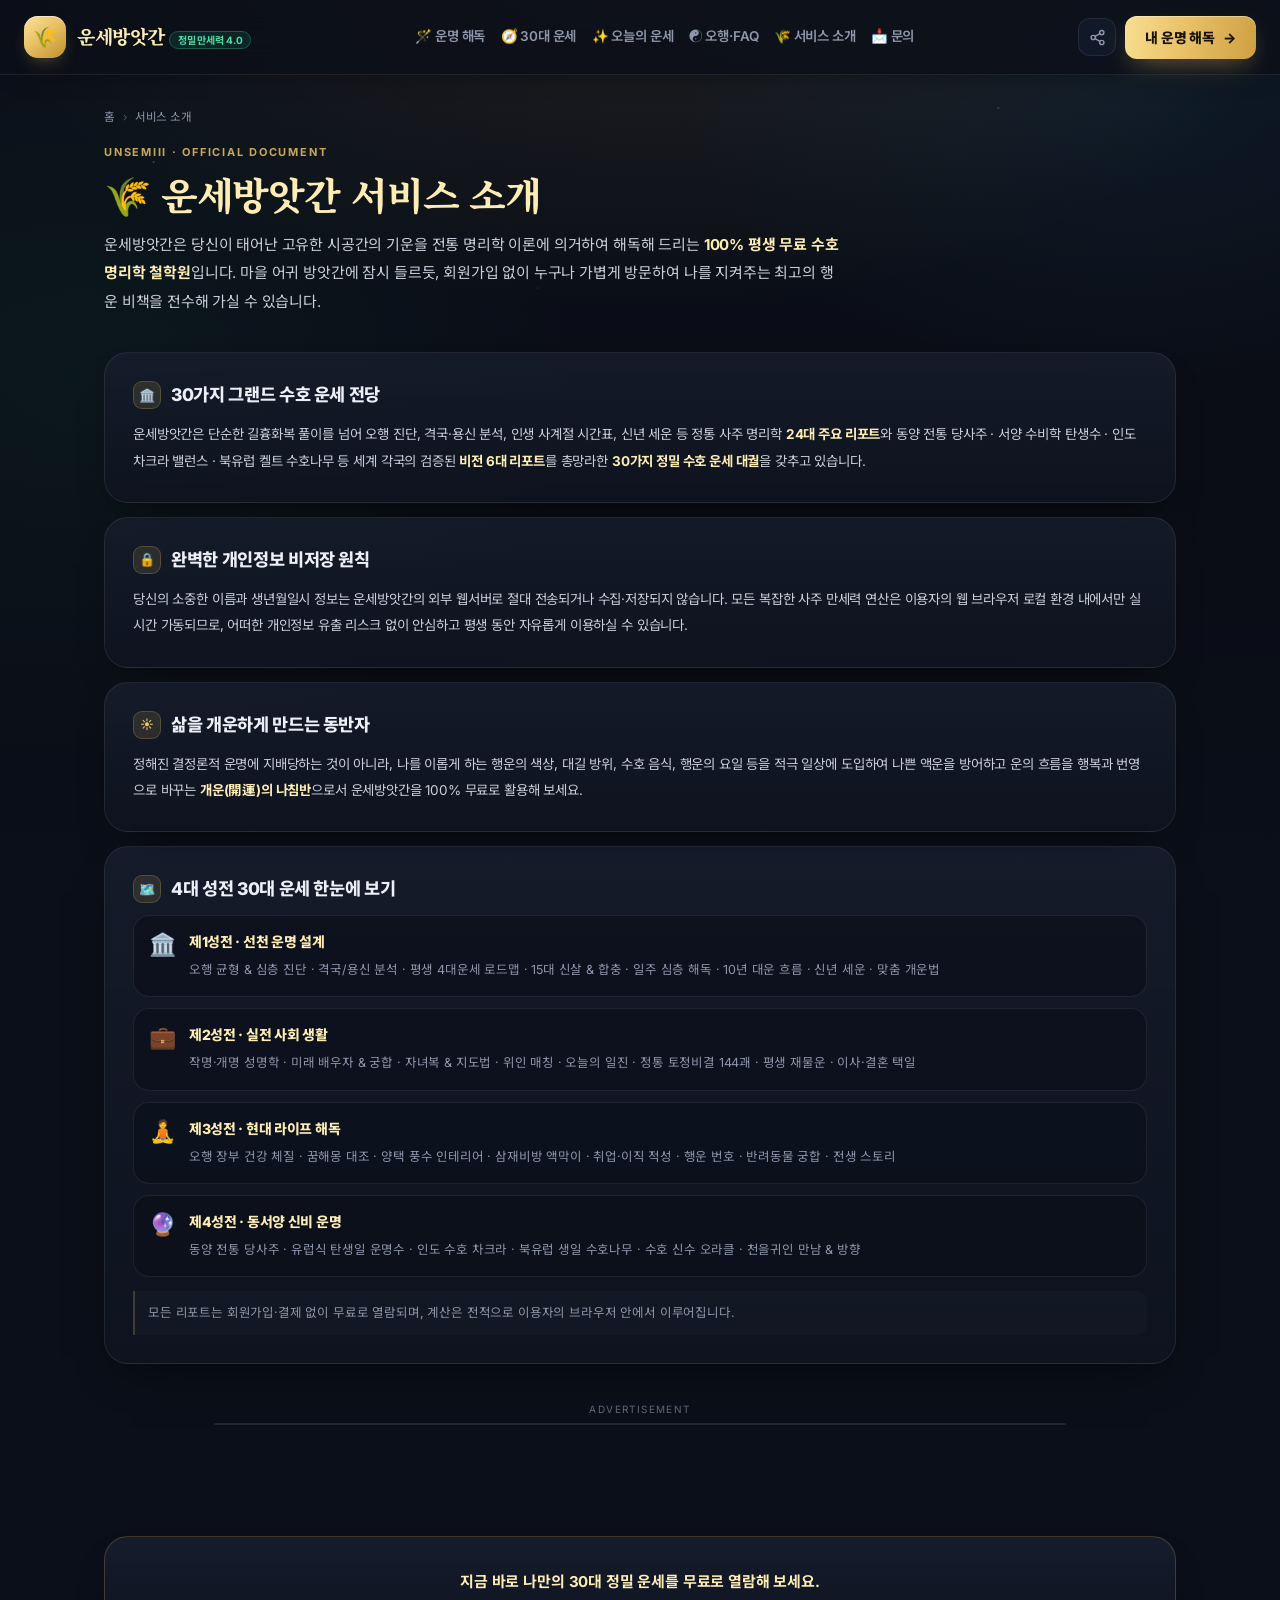
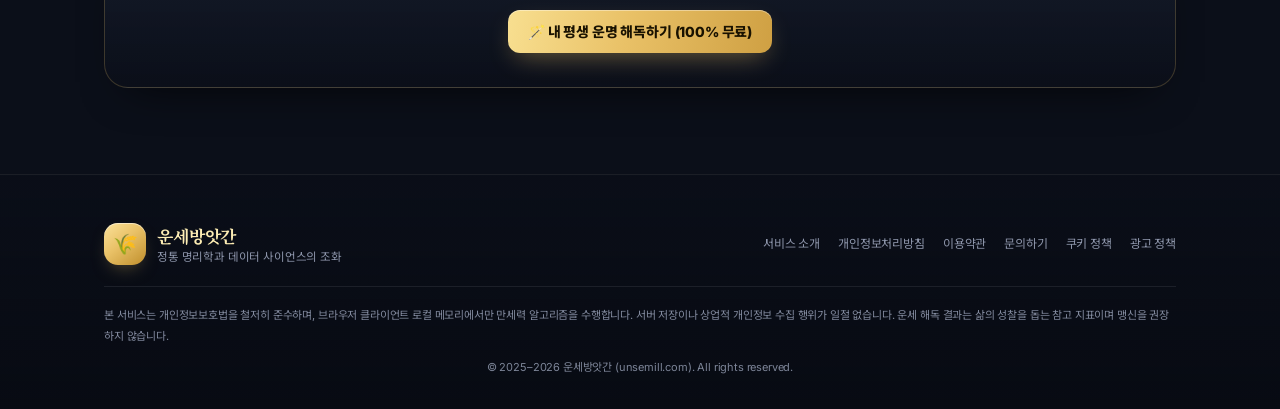
<file: about.html>
<!DOCTYPE html>
<html lang="ko">
<head>
    <meta charset="UTF-8">
    <meta name="viewport" content="width=device-width, initial-scale=1.0, viewport-fit=cover">
    <meta http-equiv="Cache-Control" content="no-cache, no-store, must-revalidate">
    <meta http-equiv="Pragma" content="no-cache">
    <meta http-equiv="Expires" content="0">
    <script>window.APP_VERSION = "20261014-0954";</script>

<head>
    <title>서비스 소개 | 운세방앗간</title>
    <meta name="description" content="운세방앗간은 사주팔자 원국 분석을 바탕으로 평생운세·궁합·작명·꿈해몽·토정비결·삼재까지 30가지 그랜드 수호 운세를 무료로 제공하는 정통 명리학 기반 서비스입니다.">
    <meta name="robots" content="index, follow">
    <link rel="canonical" href="https://www.unsemill.com/about.html">
    <meta name="theme-color" content="#0B0F19">
    <meta property="og:type" content="website">
    <meta property="og:site_name" content="운세방앗간">
    <meta property="og:title" content="서비스 소개 | 운세방앗간">
    <meta property="og:description" content="운세방앗간은 사주팔자 원국 분석을 바탕으로 평생운세·궁합·작명·꿈해몽·토정비결·삼재까지 30가지 그랜드 수호 운세를 무료로 제공하는 정통 명리학 기반 서비스입니다.">
    <meta property="og:image" content="https://www.unsemill.com/assets/og-image.png">
    <meta property="og:url" content="https://www.unsemill.com/about.html">
    <!-- 웹폰트: 실제 사용하는 굵기만 요청 · 화면 그리기를 막지 않도록 비동기 로드 -->
    <link rel="preload" as="style" href="https://fonts.googleapis.com/css2?family=Inter:wght@300;400;500;600;700;800;900&family=Noto+Sans+KR:wght@400;700&family=Noto+Serif+KR:wght@400;600;700;800&display=swap">
    <link rel="stylesheet" href="https://fonts.googleapis.com/css2?family=Inter:wght@300;400;500;600;700;800;900&family=Noto+Sans+KR:wght@400;700&family=Noto+Serif+KR:wght@400;600;700;800&display=swap" media="print" onload="this.media='all'">
    <noscript><link rel="stylesheet" href="https://fonts.googleapis.com/css2?family=Inter:wght@300;400;500;600;700;800;900&family=Noto+Sans+KR:wght@400;700&family=Noto+Serif+KR:wght@400;600;700;800&display=swap"></noscript>

    <!-- ===================== 리소스 로드 (2026 리뉴얼 디자인) ===================== -->
    <link rel="icon" href="data:image/svg+xml,%3Csvg xmlns='http://www.w3.org/2000/svg' viewBox='0 0 100 100'%3E%3Crect width='100' height='100' rx='22' fill='%230B0F19'/%3E%3Ctext y='72' x='50' font-size='58' text-anchor='middle'%3E%F0%9F%8C%BE%3C/text%3E%3C/svg%3E">
    <link rel="icon" type="image/png" sizes="32x32" href="./assets/favicon-32.png">
    <link rel="apple-touch-icon" href="./assets/apple-touch-icon.png">
    <link rel="manifest" href="./manifest.json">
    <link rel="preconnect" href="https://fonts.googleapis.com">
    <link rel="preconnect" href="https://fonts.gstatic.com" crossorigin>
    <link rel="stylesheet" href="./css/style.css?v=20261014-0954">
    <link rel="stylesheet" href="./css/redesign.css?v=20261014-0954">
</head>
<body>
    <header class="um-header">
        <div class="um-header-in">
            <a class="um-brand" href="./index.html" aria-label="운세방앗간 홈으로">
                <span class="um-brand-mark" aria-hidden="true">🌾</span>
                <span>
                    <span class="um-brand-name">운세방앗간</span>
                    <span class="um-chip-ver">정밀 만세력 4.0</span>
                </span>
            </a>
            <nav class="um-nav" aria-label="사이트 메뉴">
                <a class="um-nav-btn" href="./index.html#form-section">🪄 운명 해독</a>
                <a class="um-nav-btn" href="./index.html#grand-directory">🧭 30대 운세</a>
                <a class="um-nav-btn" href="./index.html#daily-lounge-section">✨ 오늘의 운세</a>
                <a class="um-nav-btn" href="./index.html#five-elements-section">☯️ 오행·FAQ</a>
                <a class="um-nav-btn is-active" href="./about.html">🌾 서비스 소개</a>
                <a class="um-nav-btn" href="./contact.html">📩 문의</a>
            </nav>
            <div class="um-head-right">
                <button class="um-icon-btn um-burger" type="button" onclick="toggleMobileNav()" aria-label="메뉴 열기" aria-controls="um-mobile-nav">
                    <svg width="18" height="18" viewBox="0 0 24 24" fill="none" stroke="currentColor" stroke-width="2" stroke-linecap="round" aria-hidden="true"><path d="M3 6h18M3 12h18M3 18h18"/></svg>
                </button>
                <button class="um-icon-btn" type="button" onclick="copyShareLink()" title="링크 공유하기" aria-label="링크 공유하기">
                    <svg width="17" height="17" viewBox="0 0 24 24" fill="none" stroke="currentColor" stroke-width="2" stroke-linecap="round" stroke-linejoin="round" aria-hidden="true"><circle cx="18" cy="5" r="3"/><circle cx="6" cy="12" r="3"/><circle cx="18" cy="19" r="3"/><path d="M8.6 13.5l6.8 4M15.4 6.5l-6.8 4"/></svg>
                </button>
                <a class="um-btn-gold" href="./index.html#form-section">내 운명 해독 <span aria-hidden="true">→</span></a>
            </div>
        </div>
        <div class="um-mobile-nav" id="um-mobile-nav">
            <a href="./index.html#form-section" style="text-decoration:none">🪄 운명 해독</a>
            <a href="./index.html#grand-directory" style="text-decoration:none">🧭 30대 운세</a>
            <a href="./index.html#daily-lounge-section" style="text-decoration:none">✨ 오늘의 운세</a>
            <a href="./index.html#five-elements-section" style="text-decoration:none">☯️ 오행·FAQ</a>
            <a href="./about.html" style="text-decoration:none">🌾 서비스 소개</a>
            <a href="./contact.html" style="text-decoration:none">📩 문의</a>
        </div>
    </header>

    <main class="um-doc">
        <div class="um-wrap">
            <nav class="um-crumb" aria-label="현재 위치">
                <a href="./index.html">홈</a><span aria-hidden="true">›</span><span>서비스 소개</span>
            </nav>

            <header class="um-doc-head">
                <p class="um-eyebrow">UnsemiII · Official Document</p>
                <h1>🌾 운세방앗간 서비스 소개</h1>
                <p class="um-lead">운세방앗간은 당신이 태어난 고유한 시공간의 기운을 전통 명리학 이론에 의거하여 해독해 드리는 <strong>100% 평생 무료 수호 명리학 철학원</strong>입니다. 마을 어귀 방앗간에 잠시 들르듯, 회원가입 없이 누구나 가볍게 방문하여 나를 지켜주는 최고의 행운 비책을 전수해 가실 수 있습니다.</p>
            </header>

            <div class="um-doc-body">
                    <article class="um-doc-card">
                        <h2><span aria-hidden="true">🏛️</span> 30가지 그랜드 수호 운세 전당</h2>
                        <p>운세방앗간은 단순한 길흉화복 풀이를 넘어 오행 진단, 격국·용신 분석, 인생 사계절 시간표, 신년 세운 등 정통 사주 명리학 <strong>24대 주요 리포트</strong>와 동양 전통 당사주 · 서양 수비학 탄생수 · 인도 차크라 밸런스 · 북유럽 켈트 수호나무 등 세계 각국의 검증된 <strong>비전 6대 리포트</strong>를 총망라한 <strong>30가지 정밀 수호 운세 대궐</strong>을 갖추고 있습니다.</p>
                    </article>
                    <article class="um-doc-card">
                        <h2><span aria-hidden="true">🔒</span> 완벽한 개인정보 비저장 원칙</h2>
                        <p>당신의 소중한 이름과 생년월일시 정보는 운세방앗간의 외부 웹서버로 절대 전송되거나 수집·저장되지 않습니다. 모든 복잡한 사주 만세력 연산은 이용자의 웹 브라우저 로컬 환경 내에서만 실시간 가동되므로, 어떠한 개인정보 유출 리스크 없이 안심하고 평생 동안 자유롭게 이용하실 수 있습니다.</p>
                    </article>
                    <article class="um-doc-card">
                        <h2><span aria-hidden="true">☀️</span> 삶을 개운하게 만드는 동반자</h2>
                        <p>정해진 결정론적 운명에 지배당하는 것이 아니라, 나를 이롭게 하는 행운의 색상, 대길 방위, 수호 음식, 행운의 요일 등을 적극 일상에 도입하여 나쁜 액운을 방어하고 운의 흐름을 행복과 번영으로 바꾸는 <strong>개운(開運)의 나침반</strong>으로서 운세방앗간을 100% 무료로 활용해 보세요.</p>
                    </article>
                <article class="um-doc-card">
                    <h2><span aria-hidden="true">🗺️</span> 4대 성전 30대 운세 한눈에 보기</h2>
                    <div class="um-pillars">
                    <div class="um-pillar">
                        <span class="um-pillar-ico" aria-hidden="true">🏛️</span>
                        <div><h3>제1성전 · 선천 운명 설계</h3><p>오행 균형 & 심층 진단 · 격국/용신 분석 · 평생 4대운세 로드맵 · 15대 신살 &amp; 합충 · 일주 심층 해독 · 10년 대운 흐름 · 신년 세운 · 맞춤 개운법</p></div>
                    </div>
                    <div class="um-pillar">
                        <span class="um-pillar-ico" aria-hidden="true">💼</span>
                        <div><h3>제2성전 · 실전 사회 생활</h3><p>작명·개명 성명학 · 미래 배우자 &amp; 궁합 · 자녀복 &amp; 지도법 · 위인 매칭 · 오늘의 일진 · 정통 토정비결 144괘 · 평생 재물운 · 이사·결혼 택일</p></div>
                    </div>
                    <div class="um-pillar">
                        <span class="um-pillar-ico" aria-hidden="true">🧘</span>
                        <div><h3>제3성전 · 현대 라이프 해독</h3><p>오행 장부 건강 체질 · 꿈해몽 대조 · 양택 풍수 인테리어 · 삼재비방 액막이 · 취업·이직 적성 · 행운 번호 · 반려동물 궁합 · 전생 스토리</p></div>
                    </div>
                    <div class="um-pillar">
                        <span class="um-pillar-ico" aria-hidden="true">🔮</span>
                        <div><h3>제4성전 · 동서양 신비 운명</h3><p>동양 전통 당사주 · 유럽식 탄생일 운명수 · 인도 수호 차크라 · 북유럽 생일 수호나무 · 수호 신수 오라클 · 천을귀인 만남 &amp; 방향</p></div>
                    </div>
                    </div>
                    <p class="um-note">모든 리포트는 회원가입·결제 없이 무료로 열람되며, 계산은 전적으로 이용자의 브라우저 안에서 이루어집니다.</p>
                </article>
            </div>

        <aside class="ad-slot">
            <p class="ad-label">Advertisement</p>
            <ins class="adsbygoogle" style="display:block" data-ad-client="ca-pub-3122957517118825" data-ad-slot="auto" data-ad-format="auto" data-full-width-responsive="true"></ins>
        </aside>
            <div class="um-doc-cta">
                <p><strong>지금 바로 나만의 30대 정밀 운세를 무료로 열람해 보세요.</strong></p>
                <a class="um-btn-gold" href="./index.html#form-section">🪄 내 평생 운명 해독하기 (100% 무료)</a>
            </div>
        </div>
    </main>

    <footer class="um-footer">
        <div class="um-wrap">
            <div class="um-footer-top">
                <div class="um-footer-brand">
                    <span class="um-brand-mark" aria-hidden="true">🌾</span>
                    <span><b>운세방앗간</b><i>정통 명리학과 데이터 사이언스의 조화</i></span>
                </div>
                <nav class="um-footer-links" aria-label="사이트 안내">
                    <a href="./about.html">서비스 소개</a>
                    <a href="./privacy.html">개인정보처리방침</a>
                    <a href="./terms.html">이용약관</a>
                    <a href="./contact.html">문의하기</a>
                    <a href="./cookie.html">쿠키 정책</a>
                    <a href="./ad-policy.html">광고 정책</a>
                </nav>
            </div>
            <p class="um-disclaimer">본 서비스는 개인정보보호법을 철저히 준수하며, 브라우저 클라이언트 로컬 메모리에서만 만세력 알고리즘을 수행합니다. 서버 저장이나 상업적 개인정보 수집 행위가 일절 없습니다. 운세 해독 결과는 삶의 성찰을 돕는 참고 지표이며 맹신을 권장하지 않습니다.</p>
            <p class="um-copy">© 2025–2026 운세방앗간 (unsemill.com). All rights reserved.</p>
        </div>
    </footer>

    <script src="./js/redesign.js?v=20261014-0954" defer></script>
</body>
</html>
</file>
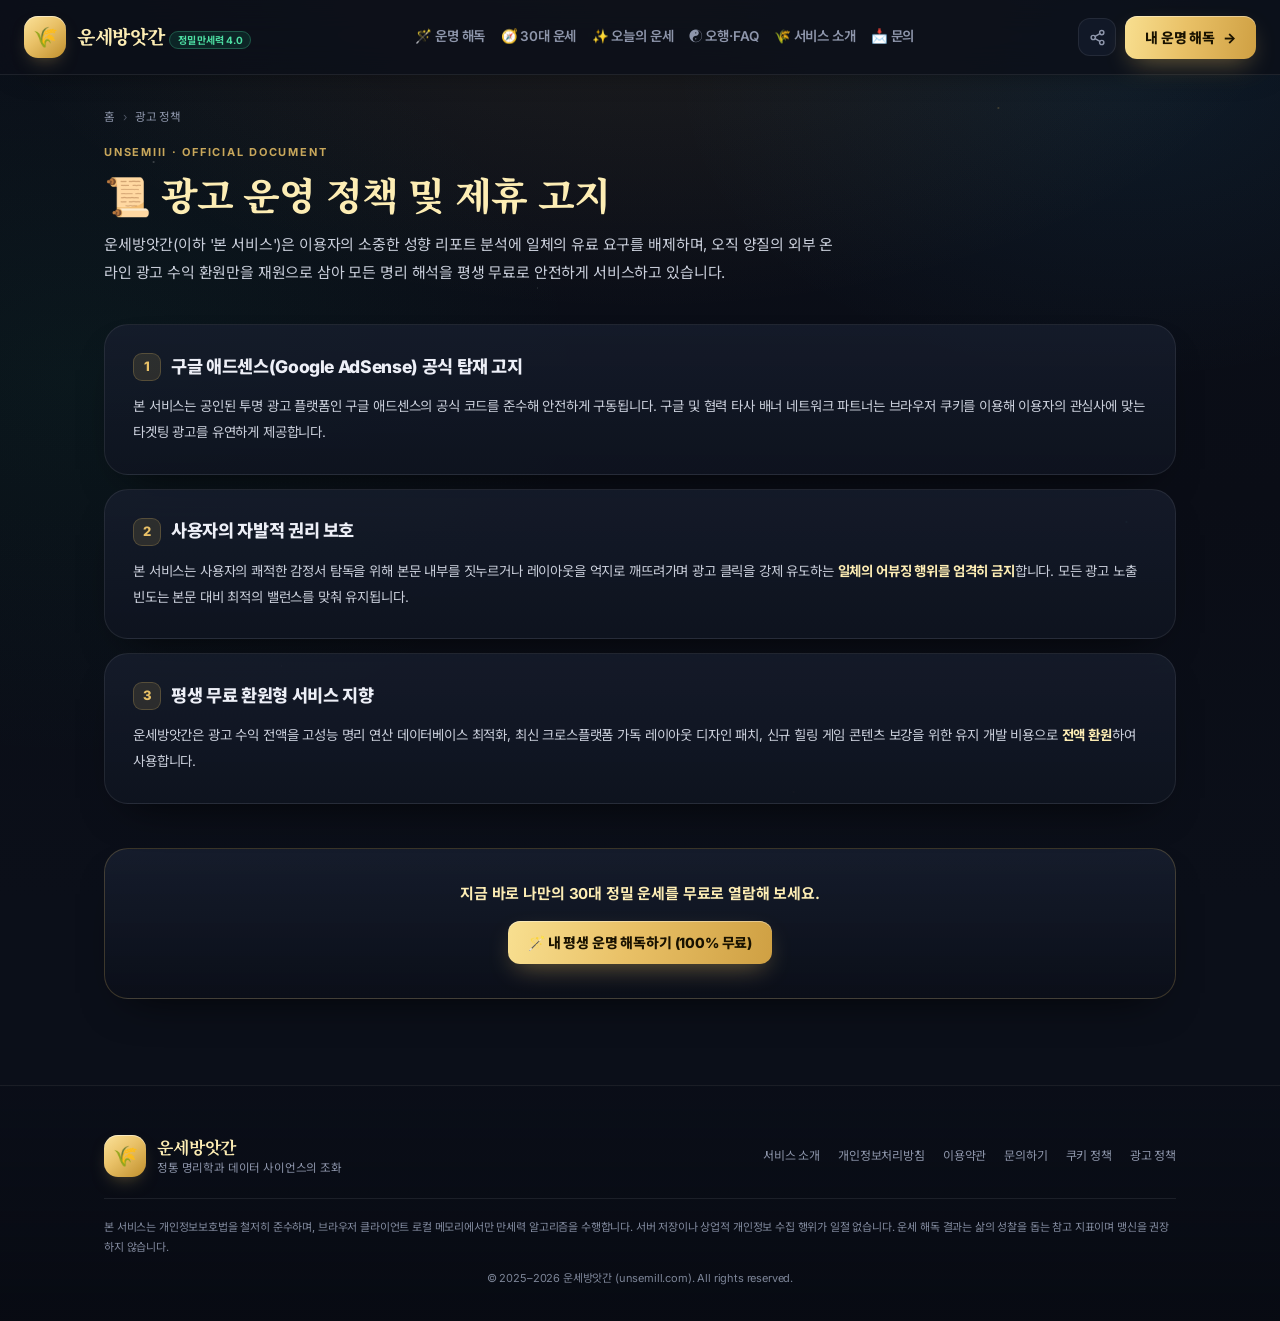
<file: ad-policy.html>
<!DOCTYPE html>
<html lang="ko">
<head>
    <meta charset="UTF-8">
    <meta name="viewport" content="width=device-width, initial-scale=1.0, viewport-fit=cover">
    <meta http-equiv="Cache-Control" content="no-cache, no-store, must-revalidate">
    <meta http-equiv="Pragma" content="no-cache">
    <meta http-equiv="Expires" content="0">
    <script>window.APP_VERSION = "20261014-0954";</script>

<head>
    <title>광고 정책 및 제휴 고지 | 운세방앗간</title>
    <meta name="description" content="운세방앗간의 구글 애드센스 광고 정책, 맞춤 광고 탑재 고지 및 광고 수익 전액 평생 무료 운세 환원에 대해 기술합니다.">
    <meta name="robots" content="index, follow">
    <link rel="canonical" href="https://www.unsemill.com/ad-policy.html">
    <meta name="theme-color" content="#0B0F19">
    <meta property="og:type" content="website">
    <meta property="og:site_name" content="운세방앗간">
    <meta property="og:title" content="광고 정책 및 제휴 고지 | 운세방앗간">
    <meta property="og:description" content="운세방앗간의 구글 애드센스 광고 정책, 맞춤 광고 탑재 고지 및 광고 수익 전액 평생 무료 운세 환원에 대해 기술합니다.">
    <meta property="og:image" content="https://www.unsemill.com/assets/og-image.png">
    <meta property="og:url" content="https://www.unsemill.com/ad-policy.html">
    <!-- 웹폰트: 실제 사용하는 굵기만 요청 · 화면 그리기를 막지 않도록 비동기 로드 -->
    <link rel="preload" as="style" href="https://fonts.googleapis.com/css2?family=Inter:wght@300;400;500;600;700;800;900&family=Noto+Sans+KR:wght@400;700&family=Noto+Serif+KR:wght@400;600;700;800&display=swap">
    <link rel="stylesheet" href="https://fonts.googleapis.com/css2?family=Inter:wght@300;400;500;600;700;800;900&family=Noto+Sans+KR:wght@400;700&family=Noto+Serif+KR:wght@400;600;700;800&display=swap" media="print" onload="this.media='all'">
    <noscript><link rel="stylesheet" href="https://fonts.googleapis.com/css2?family=Inter:wght@300;400;500;600;700;800;900&family=Noto+Sans+KR:wght@400;700&family=Noto+Serif+KR:wght@400;600;700;800&display=swap"></noscript>

    <!-- ===================== 리소스 로드 (2026 리뉴얼 디자인) ===================== -->
    <link rel="icon" href="data:image/svg+xml,%3Csvg xmlns='http://www.w3.org/2000/svg' viewBox='0 0 100 100'%3E%3Crect width='100' height='100' rx='22' fill='%230B0F19'/%3E%3Ctext y='72' x='50' font-size='58' text-anchor='middle'%3E%F0%9F%8C%BE%3C/text%3E%3C/svg%3E">
    <link rel="icon" type="image/png" sizes="32x32" href="./assets/favicon-32.png">
    <link rel="apple-touch-icon" href="./assets/apple-touch-icon.png">
    <link rel="manifest" href="./manifest.json">
    <link rel="preconnect" href="https://fonts.googleapis.com">
    <link rel="preconnect" href="https://fonts.gstatic.com" crossorigin>
    <link rel="stylesheet" href="./css/style.css?v=20261014-0954">
    <link rel="stylesheet" href="./css/redesign.css?v=20261014-0954">
</head>
<body>
    <header class="um-header">
        <div class="um-header-in">
            <a class="um-brand" href="./index.html" aria-label="운세방앗간 홈으로">
                <span class="um-brand-mark" aria-hidden="true">🌾</span>
                <span>
                    <span class="um-brand-name">운세방앗간</span>
                    <span class="um-chip-ver">정밀 만세력 4.0</span>
                </span>
            </a>
            <nav class="um-nav" aria-label="사이트 메뉴">
                <a class="um-nav-btn" href="./index.html#form-section">🪄 운명 해독</a>
                <a class="um-nav-btn" href="./index.html#grand-directory">🧭 30대 운세</a>
                <a class="um-nav-btn" href="./index.html#daily-lounge-section">✨ 오늘의 운세</a>
                <a class="um-nav-btn" href="./index.html#five-elements-section">☯️ 오행·FAQ</a>
                <a class="um-nav-btn" href="./about.html">🌾 서비스 소개</a>
                <a class="um-nav-btn" href="./contact.html">📩 문의</a>
            </nav>
            <div class="um-head-right">
                <button class="um-icon-btn um-burger" type="button" onclick="toggleMobileNav()" aria-label="메뉴 열기" aria-controls="um-mobile-nav">
                    <svg width="18" height="18" viewBox="0 0 24 24" fill="none" stroke="currentColor" stroke-width="2" stroke-linecap="round" aria-hidden="true"><path d="M3 6h18M3 12h18M3 18h18"/></svg>
                </button>
                <button class="um-icon-btn" type="button" onclick="copyShareLink()" title="링크 공유하기" aria-label="링크 공유하기">
                    <svg width="17" height="17" viewBox="0 0 24 24" fill="none" stroke="currentColor" stroke-width="2" stroke-linecap="round" stroke-linejoin="round" aria-hidden="true"><circle cx="18" cy="5" r="3"/><circle cx="6" cy="12" r="3"/><circle cx="18" cy="19" r="3"/><path d="M8.6 13.5l6.8 4M15.4 6.5l-6.8 4"/></svg>
                </button>
                <a class="um-btn-gold" href="./index.html#form-section">내 운명 해독 <span aria-hidden="true">→</span></a>
            </div>
        </div>
        <div class="um-mobile-nav" id="um-mobile-nav">
            <a href="./index.html#form-section" style="text-decoration:none">🪄 운명 해독</a>
            <a href="./index.html#grand-directory" style="text-decoration:none">🧭 30대 운세</a>
            <a href="./index.html#daily-lounge-section" style="text-decoration:none">✨ 오늘의 운세</a>
            <a href="./index.html#five-elements-section" style="text-decoration:none">☯️ 오행·FAQ</a>
            <a href="./about.html" style="text-decoration:none">🌾 서비스 소개</a>
            <a href="./contact.html" style="text-decoration:none">📩 문의</a>
        </div>
    </header>

    <main class="um-doc">
        <div class="um-wrap">
            <nav class="um-crumb" aria-label="현재 위치">
                <a href="./index.html">홈</a><span aria-hidden="true">›</span><span>광고 정책</span>
            </nav>

            <header class="um-doc-head">
                <p class="um-eyebrow">UnsemiII · Official Document</p>
                <h1>📜 광고 운영 정책 및 제휴 고지</h1>
                <p class="um-lead">운세방앗간(이하 '본 서비스')은 이용자의 소중한 성향 리포트 분석에 일체의 유료 요구를 배제하며, 오직 양질의 외부 온라인 광고 수익 환원만을 재원으로 삼아 모든 명리 해석을 평생 무료로 안전하게 서비스하고 있습니다.</p>
            </header>

            <div class="um-doc-body">
                    <article class="um-doc-card">
                        <h2><span aria-hidden="true">1</span> 구글 애드센스(Google AdSense) 공식 탑재 고지</h2>
                        <p>본 서비스는 공인된 투명 광고 플랫폼인 구글 애드센스의 공식 코드를 준수해 안전하게 구동됩니다. 구글 및 협력 타사 배너 네트워크 파트너는 브라우저 쿠키를 이용해 이용자의 관심사에 맞는 타겟팅 광고를 유연하게 제공합니다.</p>
                    </article>
                    <article class="um-doc-card">
                        <h2><span aria-hidden="true">2</span> 사용자의 자발적 권리 보호</h2>
                        <p>본 서비스는 사용자의 쾌적한 감정서 탐독을 위해 본문 내부를 짓누르거나 레이아웃을 억지로 깨뜨려가며 광고 클릭을 강제 유도하는 <strong>일체의 어뷰징 행위를 엄격히 금지</strong>합니다. 모든 광고 노출 빈도는 본문 대비 최적의 밸런스를 맞춰 유지됩니다.</p>
                    </article>
                    <article class="um-doc-card">
                        <h2><span aria-hidden="true">3</span> 평생 무료 환원형 서비스 지향</h2>
                        <p>운세방앗간은 광고 수익 전액을 고성능 명리 연산 데이터베이스 최적화, 최신 크로스플랫폼 가독 레이아웃 디자인 패치, 신규 힐링 게임 콘텐츠 보강을 위한 유지 개발 비용으로 <strong>전액 환원</strong>하여 사용합니다.</p>
                    </article>

            </div>

            <div class="um-doc-cta">
                <p><strong>지금 바로 나만의 30대 정밀 운세를 무료로 열람해 보세요.</strong></p>
                <a class="um-btn-gold" href="./index.html#form-section">🪄 내 평생 운명 해독하기 (100% 무료)</a>
            </div>
        </div>
    </main>

    <footer class="um-footer">
        <div class="um-wrap">
            <div class="um-footer-top">
                <div class="um-footer-brand">
                    <span class="um-brand-mark" aria-hidden="true">🌾</span>
                    <span><b>운세방앗간</b><i>정통 명리학과 데이터 사이언스의 조화</i></span>
                </div>
                <nav class="um-footer-links" aria-label="사이트 안내">
                    <a href="./about.html">서비스 소개</a>
                    <a href="./privacy.html">개인정보처리방침</a>
                    <a href="./terms.html">이용약관</a>
                    <a href="./contact.html">문의하기</a>
                    <a href="./cookie.html">쿠키 정책</a>
                    <a href="./ad-policy.html">광고 정책</a>
                </nav>
            </div>
            <p class="um-disclaimer">본 서비스는 개인정보보호법을 철저히 준수하며, 브라우저 클라이언트 로컬 메모리에서만 만세력 알고리즘을 수행합니다. 서버 저장이나 상업적 개인정보 수집 행위가 일절 없습니다. 운세 해독 결과는 삶의 성찰을 돕는 참고 지표이며 맹신을 권장하지 않습니다.</p>
            <p class="um-copy">© 2025–2026 운세방앗간 (unsemill.com). All rights reserved.</p>
        </div>
    </footer>

    <script src="./js/redesign.js?v=20261014-0954" defer></script>
</body>
</html>
</file>
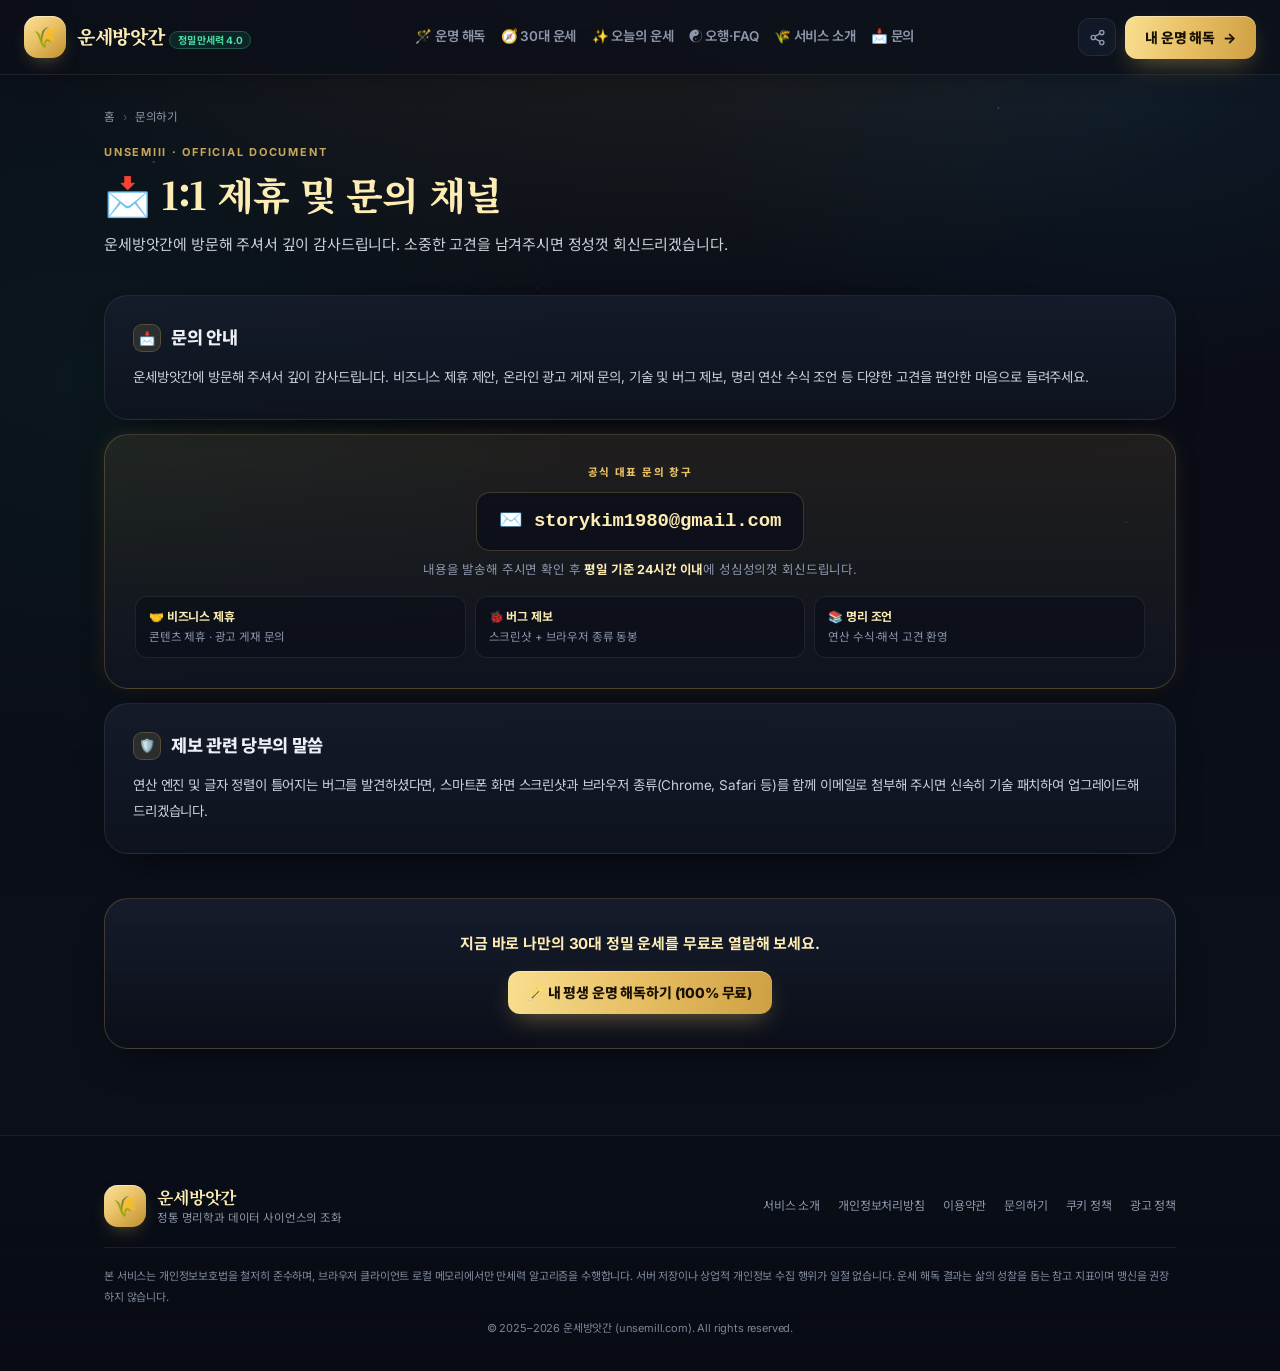
<file: contact.html>
<!DOCTYPE html>
<html lang="ko">
<head>
    <meta charset="UTF-8">
    <meta name="viewport" content="width=device-width, initial-scale=1.0, viewport-fit=cover">
    <meta http-equiv="Cache-Control" content="no-cache, no-store, must-revalidate">
    <meta http-equiv="Pragma" content="no-cache">
    <meta http-equiv="Expires" content="0">
    <script>window.APP_VERSION = "20261014-0954";</script>

<head>
    <title>문의하기 | 운세방앗간</title>
    <meta name="description" content="운세방앗간의 제휴, 광고, 기술 제보 및 1:1 고객 문의 전용 창구입니다. 언제든 편안히 말씀해 주세요.">
    <meta name="robots" content="index, follow">
    <link rel="canonical" href="https://www.unsemill.com/contact.html">
    <meta name="theme-color" content="#0B0F19">
    <meta property="og:type" content="website">
    <meta property="og:site_name" content="운세방앗간">
    <meta property="og:title" content="문의하기 | 운세방앗간">
    <meta property="og:description" content="운세방앗간의 제휴, 광고, 기술 제보 및 1:1 고객 문의 전용 창구입니다. 언제든 편안히 말씀해 주세요.">
    <meta property="og:image" content="https://www.unsemill.com/assets/og-image.png">
    <meta property="og:url" content="https://www.unsemill.com/contact.html">
    <!-- 웹폰트: 실제 사용하는 굵기만 요청 · 화면 그리기를 막지 않도록 비동기 로드 -->
    <link rel="preload" as="style" href="https://fonts.googleapis.com/css2?family=Inter:wght@300;400;500;600;700;800;900&family=Noto+Sans+KR:wght@400;700&family=Noto+Serif+KR:wght@400;600;700;800&display=swap">
    <link rel="stylesheet" href="https://fonts.googleapis.com/css2?family=Inter:wght@300;400;500;600;700;800;900&family=Noto+Sans+KR:wght@400;700&family=Noto+Serif+KR:wght@400;600;700;800&display=swap" media="print" onload="this.media='all'">
    <noscript><link rel="stylesheet" href="https://fonts.googleapis.com/css2?family=Inter:wght@300;400;500;600;700;800;900&family=Noto+Sans+KR:wght@400;700&family=Noto+Serif+KR:wght@400;600;700;800&display=swap"></noscript>

    <!-- ===================== 리소스 로드 (2026 리뉴얼 디자인) ===================== -->
    <link rel="icon" href="data:image/svg+xml,%3Csvg xmlns='http://www.w3.org/2000/svg' viewBox='0 0 100 100'%3E%3Crect width='100' height='100' rx='22' fill='%230B0F19'/%3E%3Ctext y='72' x='50' font-size='58' text-anchor='middle'%3E%F0%9F%8C%BE%3C/text%3E%3C/svg%3E">
    <link rel="icon" type="image/png" sizes="32x32" href="./assets/favicon-32.png">
    <link rel="apple-touch-icon" href="./assets/apple-touch-icon.png">
    <link rel="manifest" href="./manifest.json">
    <link rel="preconnect" href="https://fonts.googleapis.com">
    <link rel="preconnect" href="https://fonts.gstatic.com" crossorigin>
    <link rel="stylesheet" href="./css/style.css?v=20261014-0954">
    <link rel="stylesheet" href="./css/redesign.css?v=20261014-0954">
</head>
<body>
    <header class="um-header">
        <div class="um-header-in">
            <a class="um-brand" href="./index.html" aria-label="운세방앗간 홈으로">
                <span class="um-brand-mark" aria-hidden="true">🌾</span>
                <span>
                    <span class="um-brand-name">운세방앗간</span>
                    <span class="um-chip-ver">정밀 만세력 4.0</span>
                </span>
            </a>
            <nav class="um-nav" aria-label="사이트 메뉴">
                <a class="um-nav-btn" href="./index.html#form-section">🪄 운명 해독</a>
                <a class="um-nav-btn" href="./index.html#grand-directory">🧭 30대 운세</a>
                <a class="um-nav-btn" href="./index.html#daily-lounge-section">✨ 오늘의 운세</a>
                <a class="um-nav-btn" href="./index.html#five-elements-section">☯️ 오행·FAQ</a>
                <a class="um-nav-btn" href="./about.html">🌾 서비스 소개</a>
                <a class="um-nav-btn" href="./contact.html">📩 문의</a>
            </nav>
            <div class="um-head-right">
                <button class="um-icon-btn um-burger" type="button" onclick="toggleMobileNav()" aria-label="메뉴 열기" aria-controls="um-mobile-nav">
                    <svg width="18" height="18" viewBox="0 0 24 24" fill="none" stroke="currentColor" stroke-width="2" stroke-linecap="round" aria-hidden="true"><path d="M3 6h18M3 12h18M3 18h18"/></svg>
                </button>
                <button class="um-icon-btn" type="button" onclick="copyShareLink()" title="링크 공유하기" aria-label="링크 공유하기">
                    <svg width="17" height="17" viewBox="0 0 24 24" fill="none" stroke="currentColor" stroke-width="2" stroke-linecap="round" stroke-linejoin="round" aria-hidden="true"><circle cx="18" cy="5" r="3"/><circle cx="6" cy="12" r="3"/><circle cx="18" cy="19" r="3"/><path d="M8.6 13.5l6.8 4M15.4 6.5l-6.8 4"/></svg>
                </button>
                <a class="um-btn-gold" href="./index.html#form-section">내 운명 해독 <span aria-hidden="true">→</span></a>
            </div>
        </div>
        <div class="um-mobile-nav" id="um-mobile-nav">
            <a href="./index.html#form-section" style="text-decoration:none">🪄 운명 해독</a>
            <a href="./index.html#grand-directory" style="text-decoration:none">🧭 30대 운세</a>
            <a href="./index.html#daily-lounge-section" style="text-decoration:none">✨ 오늘의 운세</a>
            <a href="./index.html#five-elements-section" style="text-decoration:none">☯️ 오행·FAQ</a>
            <a href="./about.html" style="text-decoration:none">🌾 서비스 소개</a>
            <a href="./contact.html" style="text-decoration:none">📩 문의</a>
        </div>
    </header>

    <main class="um-doc">
        <div class="um-wrap">
            <nav class="um-crumb" aria-label="현재 위치">
                <a href="./index.html">홈</a><span aria-hidden="true">›</span><span>문의하기</span>
            </nav>

            <header class="um-doc-head">
                <p class="um-eyebrow">UnsemiII · Official Document</p>
                <h1>📩 1:1 제휴 및 문의 채널</h1>
                <p class="um-lead">운세방앗간에 방문해 주셔서 깊이 감사드립니다. 소중한 고견을 남겨주시면 정성껏 회신드리겠습니다.</p>
            </header>

            <div class="um-doc-body">
                    <article class="um-doc-card">
                        <h2><span aria-hidden="true">📩</span> 문의 안내</h2>
                        <p>운세방앗간에 방문해 주셔서 깊이 감사드립니다. 비즈니스 제휴 제안, 온라인 광고 게재 문의, 기술 및 버그 제보, 명리 연산 수식 조언 등 다양한 고견을 편안한 마음으로 들려주세요.</p>
                    </article>

                <div class="um-mail-card">
                    <span class="um-mail-label">공식 대표 문의 창구</span>
                    <a class="um-mail" href="mailto:storykim1980@gmail.com?subject=%5B%EC%9A%B4%EC%84%B8%EB%B0%A9%EC%95%97%EA%B0%84%5D%20%EB%AC%B8%EC%9D%98%20%EB%82%B4%EC%9A%A9">✉️ storykim1980@gmail.com</a>
                    <p>내용을 발송해 주시면 확인 후 <strong>평일 기준 24시간 이내</strong>에 성심성의껏 회신드립니다.</p>
                    <div class="um-steps">
                        <div class="um-step"><b>🤝 비즈니스 제휴</b><span>콘텐츠 제휴 · 광고 게재 문의</span></div>
                        <div class="um-step"><b>🐞 버그 제보</b><span>스크린샷 + 브라우저 종류 동봉</span></div>
                        <div class="um-step"><b>📚 명리 조언</b><span>연산 수식·해석 고견 환영</span></div>
                    </div>
                </div>
                <article class="um-doc-card">
                    <h2><span aria-hidden="true">🛡️</span> 제보 관련 당부의 말씀</h2>
                    <p>연산 엔진 및 글자 정렬이 틀어지는 버그를 발견하셨다면, 스마트폰 화면 스크린샷과 브라우저 종류(Chrome, Safari 등)를 함께 이메일로 첨부해 주시면 신속히 기술 패치하여 업그레이드해 드리겠습니다.</p>
                </article>
            </div>

            <div class="um-doc-cta">
                <p><strong>지금 바로 나만의 30대 정밀 운세를 무료로 열람해 보세요.</strong></p>
                <a class="um-btn-gold" href="./index.html#form-section">🪄 내 평생 운명 해독하기 (100% 무료)</a>
            </div>
        </div>
    </main>

    <footer class="um-footer">
        <div class="um-wrap">
            <div class="um-footer-top">
                <div class="um-footer-brand">
                    <span class="um-brand-mark" aria-hidden="true">🌾</span>
                    <span><b>운세방앗간</b><i>정통 명리학과 데이터 사이언스의 조화</i></span>
                </div>
                <nav class="um-footer-links" aria-label="사이트 안내">
                    <a href="./about.html">서비스 소개</a>
                    <a href="./privacy.html">개인정보처리방침</a>
                    <a href="./terms.html">이용약관</a>
                    <a href="./contact.html">문의하기</a>
                    <a href="./cookie.html">쿠키 정책</a>
                    <a href="./ad-policy.html">광고 정책</a>
                </nav>
            </div>
            <p class="um-disclaimer">본 서비스는 개인정보보호법을 철저히 준수하며, 브라우저 클라이언트 로컬 메모리에서만 만세력 알고리즘을 수행합니다. 서버 저장이나 상업적 개인정보 수집 행위가 일절 없습니다. 운세 해독 결과는 삶의 성찰을 돕는 참고 지표이며 맹신을 권장하지 않습니다.</p>
            <p class="um-copy">© 2025–2026 운세방앗간 (unsemill.com). All rights reserved.</p>
        </div>
    </footer>

    <script src="./js/redesign.js?v=20261014-0954" defer></script>
</body>
</html>
</file>
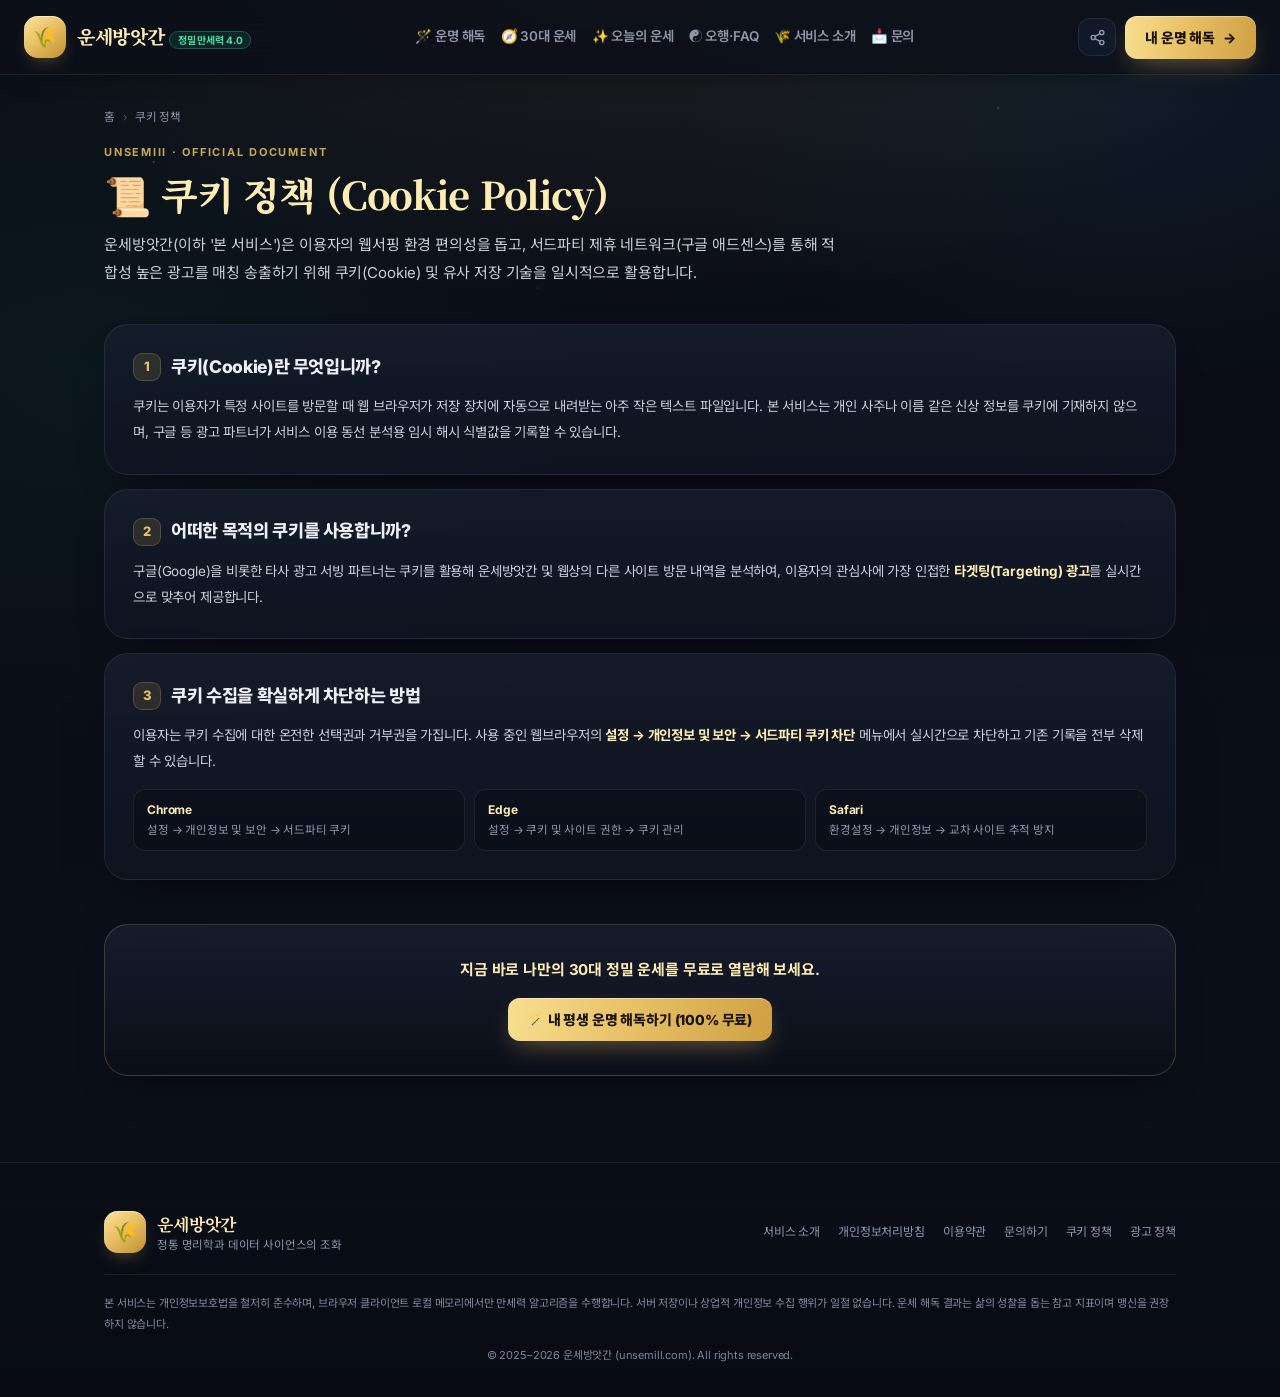
<file: cookie.html>
<!DOCTYPE html>
<html lang="ko">
<head>
    <meta charset="UTF-8">
    <meta name="viewport" content="width=device-width, initial-scale=1.0, viewport-fit=cover">
    <meta http-equiv="Cache-Control" content="no-cache, no-store, must-revalidate">
    <meta http-equiv="Pragma" content="no-cache">
    <meta http-equiv="Expires" content="0">
    <script>window.APP_VERSION = "20261014-0954";</script>

<head>
    <title>쿠키 정책 | 운세방앗간</title>
    <meta name="description" content="운세방앗간의 쿠키 사용 내역, 구글 애드센스 맞춤광고 쿠키 기술 및 수집 차단 방법 보장에 대해 서술합니다.">
    <meta name="robots" content="index, follow">
    <link rel="canonical" href="https://www.unsemill.com/cookie.html">
    <meta name="theme-color" content="#0B0F19">
    <meta property="og:type" content="website">
    <meta property="og:site_name" content="운세방앗간">
    <meta property="og:title" content="쿠키 정책 | 운세방앗간">
    <meta property="og:description" content="운세방앗간의 쿠키 사용 내역, 구글 애드센스 맞춤광고 쿠키 기술 및 수집 차단 방법 보장에 대해 서술합니다.">
    <meta property="og:image" content="https://www.unsemill.com/assets/og-image.png">
    <meta property="og:url" content="https://www.unsemill.com/cookie.html">
    <!-- 웹폰트: 실제 사용하는 굵기만 요청 · 화면 그리기를 막지 않도록 비동기 로드 -->
    <link rel="preload" as="style" href="https://fonts.googleapis.com/css2?family=Inter:wght@300;400;500;600;700;800;900&family=Noto+Sans+KR:wght@400;700&family=Noto+Serif+KR:wght@400;600;700;800&display=swap">
    <link rel="stylesheet" href="https://fonts.googleapis.com/css2?family=Inter:wght@300;400;500;600;700;800;900&family=Noto+Sans+KR:wght@400;700&family=Noto+Serif+KR:wght@400;600;700;800&display=swap" media="print" onload="this.media='all'">
    <noscript><link rel="stylesheet" href="https://fonts.googleapis.com/css2?family=Inter:wght@300;400;500;600;700;800;900&family=Noto+Sans+KR:wght@400;700&family=Noto+Serif+KR:wght@400;600;700;800&display=swap"></noscript>

    <!-- ===================== 리소스 로드 (2026 리뉴얼 디자인) ===================== -->
    <link rel="icon" href="data:image/svg+xml,%3Csvg xmlns='http://www.w3.org/2000/svg' viewBox='0 0 100 100'%3E%3Crect width='100' height='100' rx='22' fill='%230B0F19'/%3E%3Ctext y='72' x='50' font-size='58' text-anchor='middle'%3E%F0%9F%8C%BE%3C/text%3E%3C/svg%3E">
    <link rel="icon" type="image/png" sizes="32x32" href="./assets/favicon-32.png">
    <link rel="apple-touch-icon" href="./assets/apple-touch-icon.png">
    <link rel="manifest" href="./manifest.json">
    <link rel="preconnect" href="https://fonts.googleapis.com">
    <link rel="preconnect" href="https://fonts.gstatic.com" crossorigin>
    <link rel="stylesheet" href="./css/style.css?v=20261014-0954">
    <link rel="stylesheet" href="./css/redesign.css?v=20261014-0954">
</head>
<body>
    <header class="um-header">
        <div class="um-header-in">
            <a class="um-brand" href="./index.html" aria-label="운세방앗간 홈으로">
                <span class="um-brand-mark" aria-hidden="true">🌾</span>
                <span>
                    <span class="um-brand-name">운세방앗간</span>
                    <span class="um-chip-ver">정밀 만세력 4.0</span>
                </span>
            </a>
            <nav class="um-nav" aria-label="사이트 메뉴">
                <a class="um-nav-btn" href="./index.html#form-section">🪄 운명 해독</a>
                <a class="um-nav-btn" href="./index.html#grand-directory">🧭 30대 운세</a>
                <a class="um-nav-btn" href="./index.html#daily-lounge-section">✨ 오늘의 운세</a>
                <a class="um-nav-btn" href="./index.html#five-elements-section">☯️ 오행·FAQ</a>
                <a class="um-nav-btn" href="./about.html">🌾 서비스 소개</a>
                <a class="um-nav-btn" href="./contact.html">📩 문의</a>
            </nav>
            <div class="um-head-right">
                <button class="um-icon-btn um-burger" type="button" onclick="toggleMobileNav()" aria-label="메뉴 열기" aria-controls="um-mobile-nav">
                    <svg width="18" height="18" viewBox="0 0 24 24" fill="none" stroke="currentColor" stroke-width="2" stroke-linecap="round" aria-hidden="true"><path d="M3 6h18M3 12h18M3 18h18"/></svg>
                </button>
                <button class="um-icon-btn" type="button" onclick="copyShareLink()" title="링크 공유하기" aria-label="링크 공유하기">
                    <svg width="17" height="17" viewBox="0 0 24 24" fill="none" stroke="currentColor" stroke-width="2" stroke-linecap="round" stroke-linejoin="round" aria-hidden="true"><circle cx="18" cy="5" r="3"/><circle cx="6" cy="12" r="3"/><circle cx="18" cy="19" r="3"/><path d="M8.6 13.5l6.8 4M15.4 6.5l-6.8 4"/></svg>
                </button>
                <a class="um-btn-gold" href="./index.html#form-section">내 운명 해독 <span aria-hidden="true">→</span></a>
            </div>
        </div>
        <div class="um-mobile-nav" id="um-mobile-nav">
            <a href="./index.html#form-section" style="text-decoration:none">🪄 운명 해독</a>
            <a href="./index.html#grand-directory" style="text-decoration:none">🧭 30대 운세</a>
            <a href="./index.html#daily-lounge-section" style="text-decoration:none">✨ 오늘의 운세</a>
            <a href="./index.html#five-elements-section" style="text-decoration:none">☯️ 오행·FAQ</a>
            <a href="./about.html" style="text-decoration:none">🌾 서비스 소개</a>
            <a href="./contact.html" style="text-decoration:none">📩 문의</a>
        </div>
    </header>

    <main class="um-doc">
        <div class="um-wrap">
            <nav class="um-crumb" aria-label="현재 위치">
                <a href="./index.html">홈</a><span aria-hidden="true">›</span><span>쿠키 정책</span>
            </nav>

            <header class="um-doc-head">
                <p class="um-eyebrow">UnsemiII · Official Document</p>
                <h1>📜 쿠키 정책 (Cookie Policy)</h1>
                <p class="um-lead">운세방앗간(이하 '본 서비스')은 이용자의 웹서핑 환경 편의성을 돕고, 서드파티 제휴 네트워크(구글 애드센스)를 통해 적합성 높은 광고를 매칭 송출하기 위해 쿠키(Cookie) 및 유사 저장 기술을 일시적으로 활용합니다.</p>
            </header>

            <div class="um-doc-body">
                    <article class="um-doc-card">
                        <h2><span aria-hidden="true">1</span> 쿠키(Cookie)란 무엇입니까?</h2>
                        <p>쿠키는 이용자가 특정 사이트를 방문할 때 웹 브라우저가 저장 장치에 자동으로 내려받는 아주 작은 텍스트 파일입니다. 본 서비스는 개인 사주나 이름 같은 신상 정보를 쿠키에 기재하지 않으며, 구글 등 광고 파트너가 서비스 이용 동선 분석용 임시 해시 식별값을 기록할 수 있습니다.</p>
                    </article>
                    <article class="um-doc-card">
                        <h2><span aria-hidden="true">2</span> 어떠한 목적의 쿠키를 사용합니까?</h2>
                        <p>구글(Google)을 비롯한 타사 광고 서빙 파트너는 쿠키를 활용해 운세방앗간 및 웹상의 다른 사이트 방문 내역을 분석하여, 이용자의 관심사에 가장 인접한 <strong>타겟팅(Targeting) 광고</strong>를 실시간으로 맞추어 제공합니다.</p>
                    </article>
                    <article class="um-doc-card">
                        <h2><span aria-hidden="true">3</span> 쿠키 수집을 확실하게 차단하는 방법</h2>
                        <p>이용자는 쿠키 수집에 대한 온전한 선택권과 거부권을 가집니다. 사용 중인 웹브라우저의 <strong>설정 → 개인정보 및 보안 → 서드파티 쿠키 차단</strong> 메뉴에서 실시간으로 차단하고 기존 기록을 전부 삭제할 수 있습니다.</p>
                <div class="um-steps">
                    <div class="um-step"><b>Chrome</b><span>설정 → 개인정보 및 보안 → 서드파티 쿠키</span></div>
                    <div class="um-step"><b>Edge</b><span>설정 → 쿠키 및 사이트 권한 → 쿠키 관리</span></div>
                    <div class="um-step"><b>Safari</b><span>환경설정 → 개인정보 → 교차 사이트 추적 방지</span></div>
                </div>
                    </article>

            </div>

            <div class="um-doc-cta">
                <p><strong>지금 바로 나만의 30대 정밀 운세를 무료로 열람해 보세요.</strong></p>
                <a class="um-btn-gold" href="./index.html#form-section">🪄 내 평생 운명 해독하기 (100% 무료)</a>
            </div>
        </div>
    </main>

    <footer class="um-footer">
        <div class="um-wrap">
            <div class="um-footer-top">
                <div class="um-footer-brand">
                    <span class="um-brand-mark" aria-hidden="true">🌾</span>
                    <span><b>운세방앗간</b><i>정통 명리학과 데이터 사이언스의 조화</i></span>
                </div>
                <nav class="um-footer-links" aria-label="사이트 안내">
                    <a href="./about.html">서비스 소개</a>
                    <a href="./privacy.html">개인정보처리방침</a>
                    <a href="./terms.html">이용약관</a>
                    <a href="./contact.html">문의하기</a>
                    <a href="./cookie.html">쿠키 정책</a>
                    <a href="./ad-policy.html">광고 정책</a>
                </nav>
            </div>
            <p class="um-disclaimer">본 서비스는 개인정보보호법을 철저히 준수하며, 브라우저 클라이언트 로컬 메모리에서만 만세력 알고리즘을 수행합니다. 서버 저장이나 상업적 개인정보 수집 행위가 일절 없습니다. 운세 해독 결과는 삶의 성찰을 돕는 참고 지표이며 맹신을 권장하지 않습니다.</p>
            <p class="um-copy">© 2025–2026 운세방앗간 (unsemill.com). All rights reserved.</p>
        </div>
    </footer>

    <script src="./js/redesign.js?v=20261014-0954" defer></script>
</body>
</html>
</file>
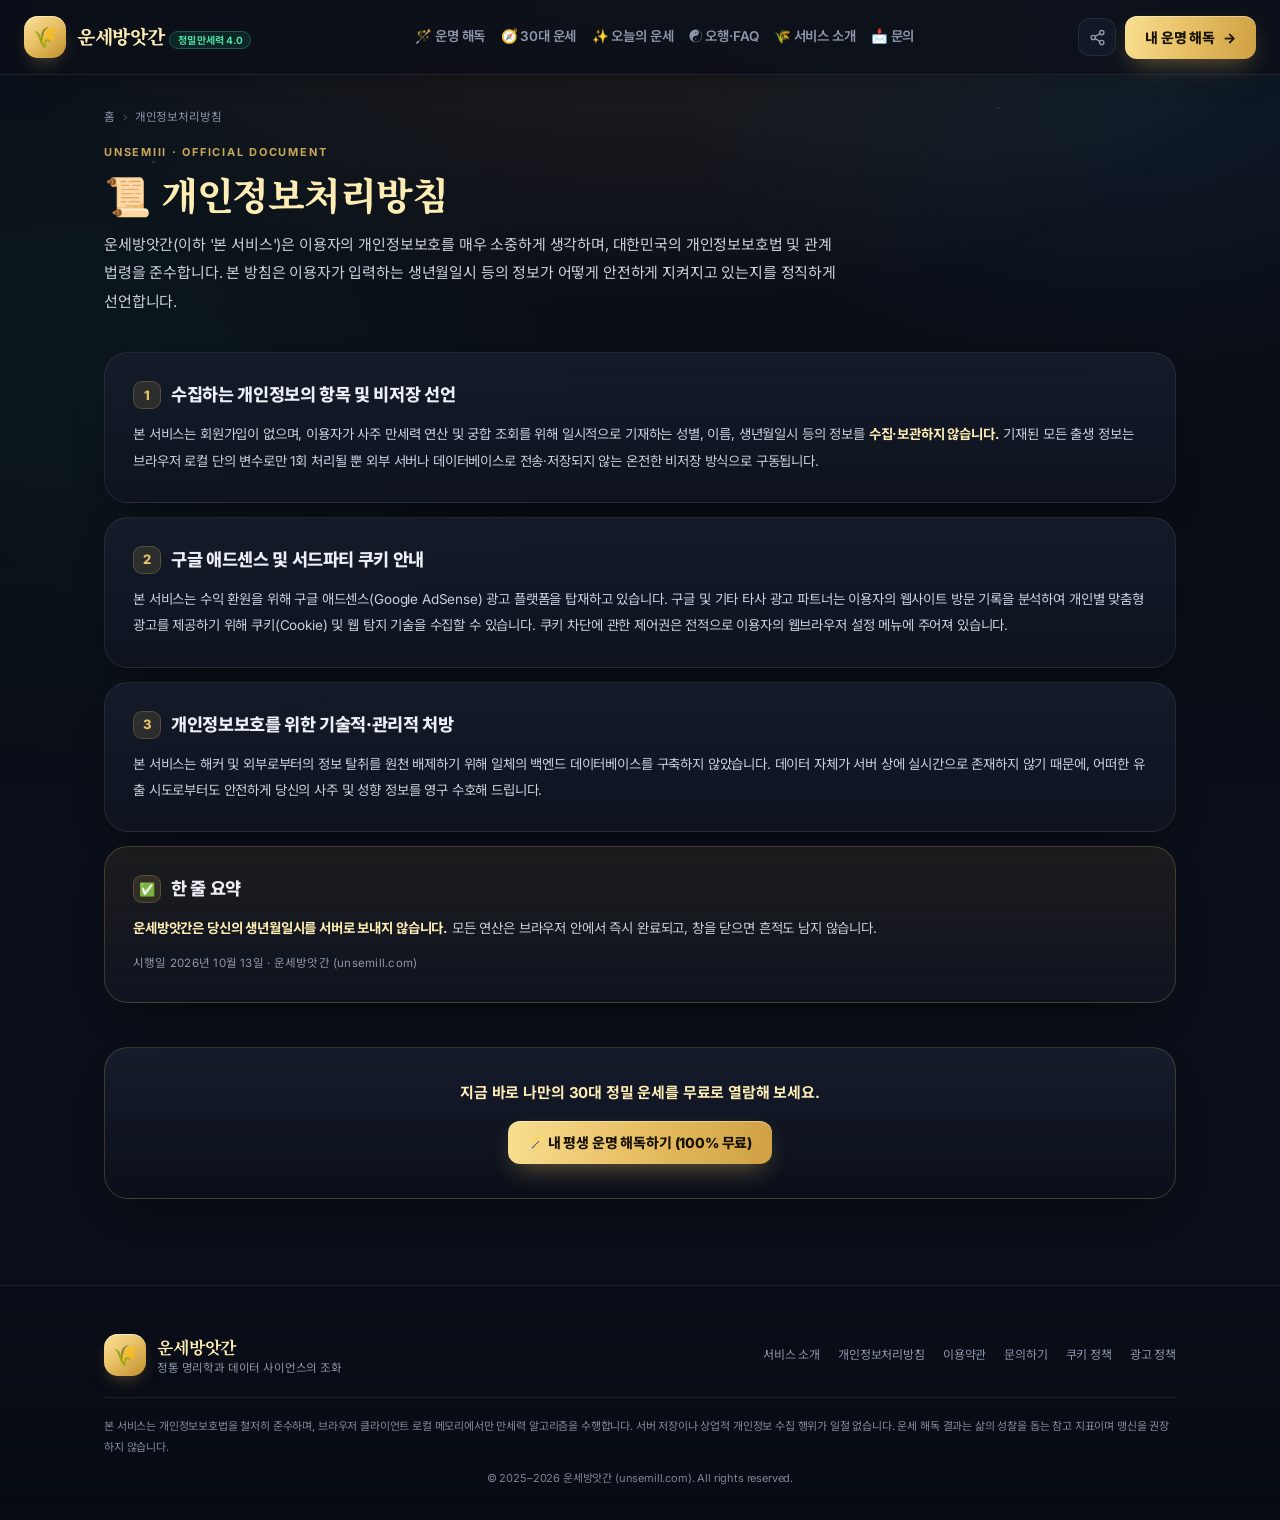
<file: privacy.html>
<!DOCTYPE html>
<html lang="ko">
<head>
    <meta charset="UTF-8">
    <meta name="viewport" content="width=device-width, initial-scale=1.0, viewport-fit=cover">
    <meta http-equiv="Cache-Control" content="no-cache, no-store, must-revalidate">
    <meta http-equiv="Pragma" content="no-cache">
    <meta http-equiv="Expires" content="0">
    <script>window.APP_VERSION = "20261014-0954";</script>

<head>
    <title>개인정보처리방침 | 운세방앗간</title>
    <meta name="description" content="운세방앗간은 이용자의 소중한 개인정보를 수집하거나 저장하지 않으며 오직 로컬 브라우저 상에서만 안전하게 실시간 연산 구동됩니다.">
    <meta name="robots" content="index, follow">
    <link rel="canonical" href="https://www.unsemill.com/privacy.html">
    <meta name="theme-color" content="#0B0F19">
    <meta property="og:type" content="website">
    <meta property="og:site_name" content="운세방앗간">
    <meta property="og:title" content="개인정보처리방침 | 운세방앗간">
    <meta property="og:description" content="운세방앗간은 이용자의 소중한 개인정보를 수집하거나 저장하지 않으며 오직 로컬 브라우저 상에서만 안전하게 실시간 연산 구동됩니다.">
    <meta property="og:image" content="https://www.unsemill.com/assets/og-image.png">
    <meta property="og:url" content="https://www.unsemill.com/privacy.html">
    <!-- 웹폰트: 실제 사용하는 굵기만 요청 · 화면 그리기를 막지 않도록 비동기 로드 -->
    <link rel="preload" as="style" href="https://fonts.googleapis.com/css2?family=Inter:wght@300;400;500;600;700;800;900&family=Noto+Sans+KR:wght@400;700&family=Noto+Serif+KR:wght@400;600;700;800&display=swap">
    <link rel="stylesheet" href="https://fonts.googleapis.com/css2?family=Inter:wght@300;400;500;600;700;800;900&family=Noto+Sans+KR:wght@400;700&family=Noto+Serif+KR:wght@400;600;700;800&display=swap" media="print" onload="this.media='all'">
    <noscript><link rel="stylesheet" href="https://fonts.googleapis.com/css2?family=Inter:wght@300;400;500;600;700;800;900&family=Noto+Sans+KR:wght@400;700&family=Noto+Serif+KR:wght@400;600;700;800&display=swap"></noscript>

    <!-- ===================== 리소스 로드 (2026 리뉴얼 디자인) ===================== -->
    <link rel="icon" href="data:image/svg+xml,%3Csvg xmlns='http://www.w3.org/2000/svg' viewBox='0 0 100 100'%3E%3Crect width='100' height='100' rx='22' fill='%230B0F19'/%3E%3Ctext y='72' x='50' font-size='58' text-anchor='middle'%3E%F0%9F%8C%BE%3C/text%3E%3C/svg%3E">
    <link rel="icon" type="image/png" sizes="32x32" href="./assets/favicon-32.png">
    <link rel="apple-touch-icon" href="./assets/apple-touch-icon.png">
    <link rel="manifest" href="./manifest.json">
    <link rel="preconnect" href="https://fonts.googleapis.com">
    <link rel="preconnect" href="https://fonts.gstatic.com" crossorigin>
    <link rel="stylesheet" href="./css/style.css?v=20261014-0954">
    <link rel="stylesheet" href="./css/redesign.css?v=20261014-0954">
</head>
<body>
    <header class="um-header">
        <div class="um-header-in">
            <a class="um-brand" href="./index.html" aria-label="운세방앗간 홈으로">
                <span class="um-brand-mark" aria-hidden="true">🌾</span>
                <span>
                    <span class="um-brand-name">운세방앗간</span>
                    <span class="um-chip-ver">정밀 만세력 4.0</span>
                </span>
            </a>
            <nav class="um-nav" aria-label="사이트 메뉴">
                <a class="um-nav-btn" href="./index.html#form-section">🪄 운명 해독</a>
                <a class="um-nav-btn" href="./index.html#grand-directory">🧭 30대 운세</a>
                <a class="um-nav-btn" href="./index.html#daily-lounge-section">✨ 오늘의 운세</a>
                <a class="um-nav-btn" href="./index.html#five-elements-section">☯️ 오행·FAQ</a>
                <a class="um-nav-btn" href="./about.html">🌾 서비스 소개</a>
                <a class="um-nav-btn" href="./contact.html">📩 문의</a>
            </nav>
            <div class="um-head-right">
                <button class="um-icon-btn um-burger" type="button" onclick="toggleMobileNav()" aria-label="메뉴 열기" aria-controls="um-mobile-nav">
                    <svg width="18" height="18" viewBox="0 0 24 24" fill="none" stroke="currentColor" stroke-width="2" stroke-linecap="round" aria-hidden="true"><path d="M3 6h18M3 12h18M3 18h18"/></svg>
                </button>
                <button class="um-icon-btn" type="button" onclick="copyShareLink()" title="링크 공유하기" aria-label="링크 공유하기">
                    <svg width="17" height="17" viewBox="0 0 24 24" fill="none" stroke="currentColor" stroke-width="2" stroke-linecap="round" stroke-linejoin="round" aria-hidden="true"><circle cx="18" cy="5" r="3"/><circle cx="6" cy="12" r="3"/><circle cx="18" cy="19" r="3"/><path d="M8.6 13.5l6.8 4M15.4 6.5l-6.8 4"/></svg>
                </button>
                <a class="um-btn-gold" href="./index.html#form-section">내 운명 해독 <span aria-hidden="true">→</span></a>
            </div>
        </div>
        <div class="um-mobile-nav" id="um-mobile-nav">
            <a href="./index.html#form-section" style="text-decoration:none">🪄 운명 해독</a>
            <a href="./index.html#grand-directory" style="text-decoration:none">🧭 30대 운세</a>
            <a href="./index.html#daily-lounge-section" style="text-decoration:none">✨ 오늘의 운세</a>
            <a href="./index.html#five-elements-section" style="text-decoration:none">☯️ 오행·FAQ</a>
            <a href="./about.html" style="text-decoration:none">🌾 서비스 소개</a>
            <a href="./contact.html" style="text-decoration:none">📩 문의</a>
        </div>
    </header>

    <main class="um-doc">
        <div class="um-wrap">
            <nav class="um-crumb" aria-label="현재 위치">
                <a href="./index.html">홈</a><span aria-hidden="true">›</span><span>개인정보처리방침</span>
            </nav>

            <header class="um-doc-head">
                <p class="um-eyebrow">UnsemiII · Official Document</p>
                <h1>📜 개인정보처리방침</h1>
                <p class="um-lead">운세방앗간(이하 '본 서비스')은 이용자의 개인정보보호를 매우 소중하게 생각하며, 대한민국의 개인정보보호법 및 관계 법령을 준수합니다. 본 방침은 이용자가 입력하는 생년월일시 등의 정보가 어떻게 안전하게 지켜지고 있는지를 정직하게 선언합니다.</p>
            </header>

            <div class="um-doc-body">
                    <article class="um-doc-card">
                        <h2><span aria-hidden="true">1</span> 수집하는 개인정보의 항목 및 비저장 선언</h2>
                        <p>본 서비스는 회원가입이 없으며, 이용자가 사주 만세력 연산 및 궁합 조회를 위해 일시적으로 기재하는 성별, 이름, 생년월일시 등의 정보를 <strong>수집·보관하지 않습니다.</strong> 기재된 모든 출생 정보는 브라우저 로컬 단의 변수로만 1회 처리될 뿐 외부 서버나 데이터베이스로 전송·저장되지 않는 온전한 비저장 방식으로 구동됩니다.</p>
                    </article>
                    <article class="um-doc-card">
                        <h2><span aria-hidden="true">2</span> 구글 애드센스 및 서드파티 쿠키 안내</h2>
                        <p>본 서비스는 수익 환원을 위해 구글 애드센스(Google AdSense) 광고 플랫폼을 탑재하고 있습니다. 구글 및 기타 타사 광고 파트너는 이용자의 웹사이트 방문 기록을 분석하여 개인별 맞춤형 광고를 제공하기 위해 쿠키(Cookie) 및 웹 탐지 기술을 수집할 수 있습니다. 쿠키 차단에 관한 제어권은 전적으로 이용자의 웹브라우저 설정 메뉴에 주어져 있습니다.</p>
                    </article>
                    <article class="um-doc-card">
                        <h2><span aria-hidden="true">3</span> 개인정보보호를 위한 기술적·관리적 처방</h2>
                        <p>본 서비스는 해커 및 외부로부터의 정보 탈취를 원천 배제하기 위해 일체의 백엔드 데이터베이스를 구축하지 않았습니다. 데이터 자체가 서버 상에 실시간으로 존재하지 않기 때문에, 어떠한 유출 시도로부터도 안전하게 당신의 사주 및 성향 정보를 영구 수호해 드립니다.</p>
                    </article>
                <article class="um-doc-card um-doc-card-badge">
                    <h2><span aria-hidden="true">✅</span> 한 줄 요약</h2>
                    <p><strong>운세방앗간은 당신의 생년월일시를 서버로 보내지 않습니다.</strong> 모든 연산은 브라우저 안에서 즉시 완료되고, 창을 닫으면 흔적도 남지 않습니다.</p>
                    <p class="um-stamp">시행일 2026년 10월 13일 · 운세방앗간 (unsemill.com)</p>
                </article>
            </div>

            <div class="um-doc-cta">
                <p><strong>지금 바로 나만의 30대 정밀 운세를 무료로 열람해 보세요.</strong></p>
                <a class="um-btn-gold" href="./index.html#form-section">🪄 내 평생 운명 해독하기 (100% 무료)</a>
            </div>
        </div>
    </main>

    <footer class="um-footer">
        <div class="um-wrap">
            <div class="um-footer-top">
                <div class="um-footer-brand">
                    <span class="um-brand-mark" aria-hidden="true">🌾</span>
                    <span><b>운세방앗간</b><i>정통 명리학과 데이터 사이언스의 조화</i></span>
                </div>
                <nav class="um-footer-links" aria-label="사이트 안내">
                    <a href="./about.html">서비스 소개</a>
                    <a href="./privacy.html">개인정보처리방침</a>
                    <a href="./terms.html">이용약관</a>
                    <a href="./contact.html">문의하기</a>
                    <a href="./cookie.html">쿠키 정책</a>
                    <a href="./ad-policy.html">광고 정책</a>
                </nav>
            </div>
            <p class="um-disclaimer">본 서비스는 개인정보보호법을 철저히 준수하며, 브라우저 클라이언트 로컬 메모리에서만 만세력 알고리즘을 수행합니다. 서버 저장이나 상업적 개인정보 수집 행위가 일절 없습니다. 운세 해독 결과는 삶의 성찰을 돕는 참고 지표이며 맹신을 권장하지 않습니다.</p>
            <p class="um-copy">© 2025–2026 운세방앗간 (unsemill.com). All rights reserved.</p>
        </div>
    </footer>

    <script src="./js/redesign.js?v=20261014-0954" defer></script>
</body>
</html>
</file>
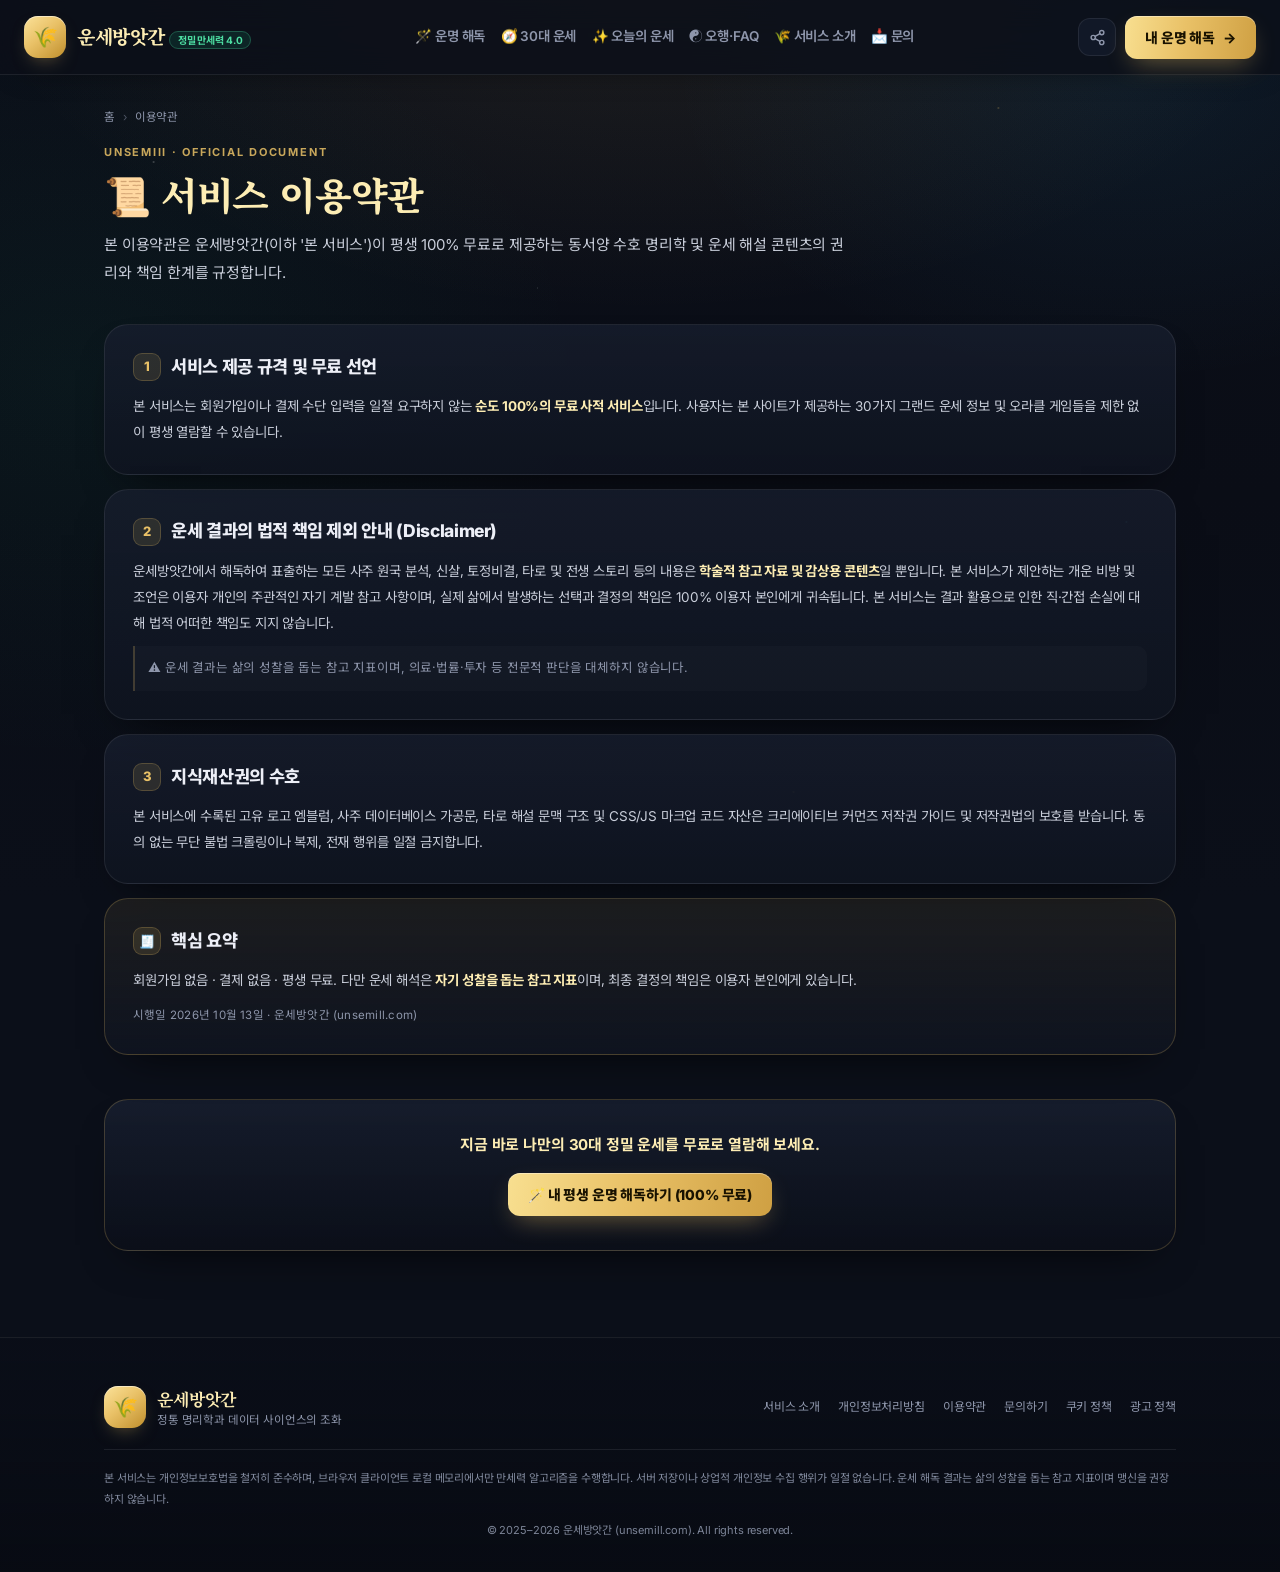
<file: terms.html>
<!DOCTYPE html>
<html lang="ko">
<head>
    <meta charset="UTF-8">
    <meta name="viewport" content="width=device-width, initial-scale=1.0, viewport-fit=cover">
    <meta http-equiv="Cache-Control" content="no-cache, no-store, must-revalidate">
    <meta http-equiv="Pragma" content="no-cache">
    <meta http-equiv="Expires" content="0">
    <script>window.APP_VERSION = "20261014-0954";</script>

<head>
    <title>이용약관 | 운세방앗간</title>
    <meta name="description" content="운세방앗간의 이용약관 및 서비스 제공 규격, 전통 동서양 명리학 해독 참고 정보 및 책임 배제에 대해 명시합니다.">
    <meta name="robots" content="index, follow">
    <link rel="canonical" href="https://www.unsemill.com/terms.html">
    <meta name="theme-color" content="#0B0F19">
    <meta property="og:type" content="website">
    <meta property="og:site_name" content="운세방앗간">
    <meta property="og:title" content="이용약관 | 운세방앗간">
    <meta property="og:description" content="운세방앗간의 이용약관 및 서비스 제공 규격, 전통 동서양 명리학 해독 참고 정보 및 책임 배제에 대해 명시합니다.">
    <meta property="og:image" content="https://www.unsemill.com/assets/og-image.png">
    <meta property="og:url" content="https://www.unsemill.com/terms.html">
    <!-- 웹폰트: 실제 사용하는 굵기만 요청 · 화면 그리기를 막지 않도록 비동기 로드 -->
    <link rel="preload" as="style" href="https://fonts.googleapis.com/css2?family=Inter:wght@300;400;500;600;700;800;900&family=Noto+Sans+KR:wght@400;700&family=Noto+Serif+KR:wght@400;600;700;800&display=swap">
    <link rel="stylesheet" href="https://fonts.googleapis.com/css2?family=Inter:wght@300;400;500;600;700;800;900&family=Noto+Sans+KR:wght@400;700&family=Noto+Serif+KR:wght@400;600;700;800&display=swap" media="print" onload="this.media='all'">
    <noscript><link rel="stylesheet" href="https://fonts.googleapis.com/css2?family=Inter:wght@300;400;500;600;700;800;900&family=Noto+Sans+KR:wght@400;700&family=Noto+Serif+KR:wght@400;600;700;800&display=swap"></noscript>

    <!-- ===================== 리소스 로드 (2026 리뉴얼 디자인) ===================== -->
    <link rel="icon" href="data:image/svg+xml,%3Csvg xmlns='http://www.w3.org/2000/svg' viewBox='0 0 100 100'%3E%3Crect width='100' height='100' rx='22' fill='%230B0F19'/%3E%3Ctext y='72' x='50' font-size='58' text-anchor='middle'%3E%F0%9F%8C%BE%3C/text%3E%3C/svg%3E">
    <link rel="icon" type="image/png" sizes="32x32" href="./assets/favicon-32.png">
    <link rel="apple-touch-icon" href="./assets/apple-touch-icon.png">
    <link rel="manifest" href="./manifest.json">
    <link rel="preconnect" href="https://fonts.googleapis.com">
    <link rel="preconnect" href="https://fonts.gstatic.com" crossorigin>
    <link rel="stylesheet" href="./css/style.css?v=20261014-0954">
    <link rel="stylesheet" href="./css/redesign.css?v=20261014-0954">
</head>
<body>
    <header class="um-header">
        <div class="um-header-in">
            <a class="um-brand" href="./index.html" aria-label="운세방앗간 홈으로">
                <span class="um-brand-mark" aria-hidden="true">🌾</span>
                <span>
                    <span class="um-brand-name">운세방앗간</span>
                    <span class="um-chip-ver">정밀 만세력 4.0</span>
                </span>
            </a>
            <nav class="um-nav" aria-label="사이트 메뉴">
                <a class="um-nav-btn" href="./index.html#form-section">🪄 운명 해독</a>
                <a class="um-nav-btn" href="./index.html#grand-directory">🧭 30대 운세</a>
                <a class="um-nav-btn" href="./index.html#daily-lounge-section">✨ 오늘의 운세</a>
                <a class="um-nav-btn" href="./index.html#five-elements-section">☯️ 오행·FAQ</a>
                <a class="um-nav-btn" href="./about.html">🌾 서비스 소개</a>
                <a class="um-nav-btn" href="./contact.html">📩 문의</a>
            </nav>
            <div class="um-head-right">
                <button class="um-icon-btn um-burger" type="button" onclick="toggleMobileNav()" aria-label="메뉴 열기" aria-controls="um-mobile-nav">
                    <svg width="18" height="18" viewBox="0 0 24 24" fill="none" stroke="currentColor" stroke-width="2" stroke-linecap="round" aria-hidden="true"><path d="M3 6h18M3 12h18M3 18h18"/></svg>
                </button>
                <button class="um-icon-btn" type="button" onclick="copyShareLink()" title="링크 공유하기" aria-label="링크 공유하기">
                    <svg width="17" height="17" viewBox="0 0 24 24" fill="none" stroke="currentColor" stroke-width="2" stroke-linecap="round" stroke-linejoin="round" aria-hidden="true"><circle cx="18" cy="5" r="3"/><circle cx="6" cy="12" r="3"/><circle cx="18" cy="19" r="3"/><path d="M8.6 13.5l6.8 4M15.4 6.5l-6.8 4"/></svg>
                </button>
                <a class="um-btn-gold" href="./index.html#form-section">내 운명 해독 <span aria-hidden="true">→</span></a>
            </div>
        </div>
        <div class="um-mobile-nav" id="um-mobile-nav">
            <a href="./index.html#form-section" style="text-decoration:none">🪄 운명 해독</a>
            <a href="./index.html#grand-directory" style="text-decoration:none">🧭 30대 운세</a>
            <a href="./index.html#daily-lounge-section" style="text-decoration:none">✨ 오늘의 운세</a>
            <a href="./index.html#five-elements-section" style="text-decoration:none">☯️ 오행·FAQ</a>
            <a href="./about.html" style="text-decoration:none">🌾 서비스 소개</a>
            <a href="./contact.html" style="text-decoration:none">📩 문의</a>
        </div>
    </header>

    <main class="um-doc">
        <div class="um-wrap">
            <nav class="um-crumb" aria-label="현재 위치">
                <a href="./index.html">홈</a><span aria-hidden="true">›</span><span>이용약관</span>
            </nav>

            <header class="um-doc-head">
                <p class="um-eyebrow">UnsemiII · Official Document</p>
                <h1>📜 서비스 이용약관</h1>
                <p class="um-lead">본 이용약관은 운세방앗간(이하 '본 서비스')이 평생 100% 무료로 제공하는 동서양 수호 명리학 및 운세 해설 콘텐츠의 권리와 책임 한계를 규정합니다.</p>
            </header>

            <div class="um-doc-body">
                    <article class="um-doc-card">
                        <h2><span aria-hidden="true">1</span> 서비스 제공 규격 및 무료 선언</h2>
                        <p>본 서비스는 회원가입이나 결제 수단 입력을 일절 요구하지 않는 <strong>순도 100%의 무료 사적 서비스</strong>입니다. 사용자는 본 사이트가 제공하는 30가지 그랜드 운세 정보 및 오라클 게임들을 제한 없이 평생 열람할 수 있습니다.</p>
                    </article>
                    <article class="um-doc-card">
                        <h2><span aria-hidden="true">2</span> 운세 결과의 법적 책임 제외 안내 (Disclaimer)</h2>
                        <p>운세방앗간에서 해독하여 표출하는 모든 사주 원국 분석, 신살, 토정비결, 타로 및 전생 스토리 등의 내용은 <strong>학술적 참고 자료 및 감상용 콘텐츠</strong>일 뿐입니다. 본 서비스가 제안하는 개운 비방 및 조언은 이용자 개인의 주관적인 자기 계발 참고 사항이며, 실제 삶에서 발생하는 선택과 결정의 책임은 100% 이용자 본인에게 귀속됩니다. 본 서비스는 결과 활용으로 인한 직·간접 손실에 대해 법적 어떠한 책임도 지지 않습니다.</p>
                <p class="um-note">⚠️ 운세 결과는 삶의 성찰을 돕는 참고 지표이며, 의료·법률·투자 등 전문적 판단을 대체하지 않습니다.</p>
                    </article>
                    <article class="um-doc-card">
                        <h2><span aria-hidden="true">3</span> 지식재산권의 수호</h2>
                        <p>본 서비스에 수록된 고유 로고 엠블럼, 사주 데이터베이스 가공문, 타로 해설 문맥 구조 및 CSS/JS 마크업 코드 자산은 크리에이티브 커먼즈 저작권 가이드 및 저작권법의 보호를 받습니다. 동의 없는 무단 불법 크롤링이나 복제, 전재 행위를 일절 금지합니다.</p>
                    </article>
                <article class="um-doc-card um-doc-card-badge">
                    <h2><span aria-hidden="true">🧾</span> 핵심 요약</h2>
                    <p>회원가입 없음 · 결제 없음 · 평생 무료. 다만 운세 해석은 <strong>자기 성찰을 돕는 참고 지표</strong>이며, 최종 결정의 책임은 이용자 본인에게 있습니다.</p>
                    <p class="um-stamp">시행일 2026년 10월 13일 · 운세방앗간 (unsemill.com)</p>
                </article>
            </div>

            <div class="um-doc-cta">
                <p><strong>지금 바로 나만의 30대 정밀 운세를 무료로 열람해 보세요.</strong></p>
                <a class="um-btn-gold" href="./index.html#form-section">🪄 내 평생 운명 해독하기 (100% 무료)</a>
            </div>
        </div>
    </main>

    <footer class="um-footer">
        <div class="um-wrap">
            <div class="um-footer-top">
                <div class="um-footer-brand">
                    <span class="um-brand-mark" aria-hidden="true">🌾</span>
                    <span><b>운세방앗간</b><i>정통 명리학과 데이터 사이언스의 조화</i></span>
                </div>
                <nav class="um-footer-links" aria-label="사이트 안내">
                    <a href="./about.html">서비스 소개</a>
                    <a href="./privacy.html">개인정보처리방침</a>
                    <a href="./terms.html">이용약관</a>
                    <a href="./contact.html">문의하기</a>
                    <a href="./cookie.html">쿠키 정책</a>
                    <a href="./ad-policy.html">광고 정책</a>
                </nav>
            </div>
            <p class="um-disclaimer">본 서비스는 개인정보보호법을 철저히 준수하며, 브라우저 클라이언트 로컬 메모리에서만 만세력 알고리즘을 수행합니다. 서버 저장이나 상업적 개인정보 수집 행위가 일절 없습니다. 운세 해독 결과는 삶의 성찰을 돕는 참고 지표이며 맹신을 권장하지 않습니다.</p>
            <p class="um-copy">© 2025–2026 운세방앗간 (unsemill.com). All rights reserved.</p>
        </div>
    </footer>

    <script src="./js/redesign.js?v=20261014-0954" defer></script>
</body>
</html>
</file>
<file: css/style.css>
/* 스크린리더 전용(SEO 텍스트 시각적 숨김) */
.sr-only{position:absolute;width:1px;height:1px;padding:0;margin:-1px;overflow:hidden;clip:rect(0,0,0,0);white-space:nowrap;border:0}
/* 애드센스 광고 컨테이너 */
.ad-slot{margin:24px auto;max-width:900px;padding:0 16px;text-align:center;min-height:100px}
.ad-slot .ad-label{font-size:11px;color:#6b7280;margin-bottom:6px;letter-spacing:.05em}
.ad-slot ins{display:block}
/* ===== 커스텀 스타일 ===== */

        html, body {
            -webkit-font-smoothing: antialiased !important;
            -moz-osx-font-smoothing: grayscale !important;
            text-rendering: optimizeLegibility !important;
            -webkit-text-size-adjust: 100% !important;
        }

        /* 아이폰/모바일 Safari 네이티브 폼 렌더링 초기화 및 고화질 커스텀 화살표 */
        select, input, button {
            -webkit-appearance: none !important;
            appearance: none !important;
            outline: none !important;
        }

        /* 아이폰 Safari 라디오/체크박스 기본 동그라미 인풋 완벽 은김 처리 */
        input[type="radio"], input[type="checkbox"] {
            display: none !important;
            opacity: 0 !important;
            position: absolute !important;
            width: 0 !important;
            height: 0 !important;
            pointer-events: none !important;
        }
        
        select {
            background-image: url("data:image/svg+xml;charset=UTF-8,%3csvg xmlns='http://www.w3.org/2000/svg' viewBox='0 0 24 24' fill='none' stroke='%23FBBF24' stroke-width='2' stroke-linecap='round' stroke-linejoin='round'%3e%3cpolyline points='6 9 12 15 18 9'%3e%3c/polyline%3e%3c/svg%3e") !important;
            background-repeat: no-repeat !important;
            background-position: right 0.75rem center !important;
            background-size: 1rem !important;
        }

        body {
            font-family: 'Noto Sans KR', sans-serif;
            background-color: #0B0A16;
            color: #E2E8F0;
            background-image: 
                radial-gradient(at 10% 20%, rgba(88, 28, 135, 0.25) 0px, transparent 50%),
                radial-gradient(at 90% 80%, rgba(30, 58, 138, 0.25) 0px, transparent 50%),
                radial-gradient(at 50% 50%, rgba(245, 158, 11, 0.08) 0px, transparent 60%);
            background-attachment: fixed;
            min-height: 100vh;
        }

        .font-serif-kr { font-family: 'Noto Serif KR', serif; }

        .glass-card {
            background: rgba(21, 19, 43, 0.78);
            backdrop-filter: blur(16px);
            -webkit-backdrop-filter: blur(16px);
            border: 1px solid rgba(255, 255, 255, 0.08);
            box-shadow: 0 20px 50px rgba(0, 0, 0, 0.5);
        }

        .glass-card-hover { transition: all 0.3s cubic-bezier(0.4, 0, 0.2, 1); }
        .glass-card-hover:hover {
            transform: translateY(-3px);
            border-color: rgba(245, 158, 11, 0.4);
            box-shadow: 0 25px 60px rgba(245, 158, 11, 0.15);
        }

        .wood-bg { background: linear-gradient(135deg, rgba(16, 185, 129, 0.2), rgba(5, 150, 105, 0.3)); border-color: rgba(16, 185, 129, 0.5); color: #6EE7B7; }
        .fire-bg { background: linear-gradient(135deg, rgba(239, 68, 68, 0.2), rgba(220, 38, 38, 0.3)); border-color: rgba(239, 68, 68, 0.5); color: #FCA5A5; }
        .earth-bg { background: linear-gradient(135deg, rgba(245, 158, 11, 0.2), rgba(217, 119, 6, 0.3)); border-color: rgba(245, 158, 11, 0.5); color: #FDE68A; }
        .metal-bg { background: linear-gradient(135deg, rgba(226, 232, 240, 0.2), rgba(148, 163, 184, 0.3)); border-color: rgba(226, 232, 240, 0.5); color: #F8FAFC; }
        .water-bg { background: linear-gradient(135deg, rgba(59, 130, 246, 0.2), rgba(37, 99, 235, 0.3)); border-color: rgba(59, 130, 246, 0.5); color: #93C5FD; }

        .wood-text { color: #34D399; } .fire-text { color: #F87171; } .earth-text { color: #FBBF24; } .metal-text { color: #E2E8F0; } .water-text { color: #60A5FA; }

        ::-webkit-scrollbar { width: 8px; height: 8px; }
        ::-webkit-scrollbar-track { background: rgba(11, 10, 22, 0.8); }
        ::-webkit-scrollbar-thumb { background: rgba(245, 158, 11, 0.3); border-radius: 4px; }
        ::-webkit-scrollbar-thumb:hover { background: rgba(245, 158, 11, 0.5); }

        .tab-content { display: none; animation: fadeIn 0.4s ease-out forwards; scroll-margin-top: 190px; }
        .tab-content.active { display: block; }
        @keyframes fadeIn { from { opacity: 0; transform: translateY(8px); } to { opacity: 1; transform: translateY(0); } }

        .pulse-gold { animation: pulseGold 2s infinite; }
        @keyframes pulseGold { 0%, 100% { box-shadow: 0 0 15px rgba(245, 158, 11, 0.4); } 50% { box-shadow: 0 0 30px rgba(245, 158, 11, 0.8); } }

        @media print {
            body { background: #fff !important; color: #000 !important; }
            .no-print { display: none !important; }
            .glass-card { background: #fff !important; border: 1px solid #ddd !important; box-shadow: none !important; color: #000 !important; }
            .text-gray-300, .text-gray-400 { color: #333 !important; }
        }

/* ===== Tailwind compiled ===== */
*,:after,:before{--tw-border-spacing-x:0;--tw-border-spacing-y:0;--tw-translate-x:0;--tw-translate-y:0;--tw-rotate:0;--tw-skew-x:0;--tw-skew-y:0;--tw-scale-x:1;--tw-scale-y:1;--tw-pan-x: ;--tw-pan-y: ;--tw-pinch-zoom: ;--tw-scroll-snap-strictness:proximity;--tw-gradient-from-position: ;--tw-gradient-via-position: ;--tw-gradient-to-position: ;--tw-ordinal: ;--tw-slashed-zero: ;--tw-numeric-figure: ;--tw-numeric-spacing: ;--tw-numeric-fraction: ;--tw-ring-inset: ;--tw-ring-offset-width:0px;--tw-ring-offset-color:#fff;--tw-ring-color:rgba(59,130,246,.5);--tw-ring-offset-shadow:0 0 #0000;--tw-ring-shadow:0 0 #0000;--tw-shadow:0 0 #0000;--tw-shadow-colored:0 0 #0000;--tw-blur: ;--tw-brightness: ;--tw-contrast: ;--tw-grayscale: ;--tw-hue-rotate: ;--tw-invert: ;--tw-saturate: ;--tw-sepia: ;--tw-drop-shadow: ;--tw-backdrop-blur: ;--tw-backdrop-brightness: ;--tw-backdrop-contrast: ;--tw-backdrop-grayscale: ;--tw-backdrop-hue-rotate: ;--tw-backdrop-invert: ;--tw-backdrop-opacity: ;--tw-backdrop-saturate: ;--tw-backdrop-sepia: ;--tw-contain-size: ;--tw-contain-layout: ;--tw-contain-paint: ;--tw-contain-style: }::backdrop{--tw-border-spacing-x:0;--tw-border-spacing-y:0;--tw-translate-x:0;--tw-translate-y:0;--tw-rotate:0;--tw-skew-x:0;--tw-skew-y:0;--tw-scale-x:1;--tw-scale-y:1;--tw-pan-x: ;--tw-pan-y: ;--tw-pinch-zoom: ;--tw-scroll-snap-strictness:proximity;--tw-gradient-from-position: ;--tw-gradient-via-position: ;--tw-gradient-to-position: ;--tw-ordinal: ;--tw-slashed-zero: ;--tw-numeric-figure: ;--tw-numeric-spacing: ;--tw-numeric-fraction: ;--tw-ring-inset: ;--tw-ring-offset-width:0px;--tw-ring-offset-color:#fff;--tw-ring-color:rgba(59,130,246,.5);--tw-ring-offset-shadow:0 0 #0000;--tw-ring-shadow:0 0 #0000;--tw-shadow:0 0 #0000;--tw-shadow-colored:0 0 #0000;--tw-blur: ;--tw-brightness: ;--tw-contrast: ;--tw-grayscale: ;--tw-hue-rotate: ;--tw-invert: ;--tw-saturate: ;--tw-sepia: ;--tw-drop-shadow: ;--tw-backdrop-blur: ;--tw-backdrop-brightness: ;--tw-backdrop-contrast: ;--tw-backdrop-grayscale: ;--tw-backdrop-hue-rotate: ;--tw-backdrop-invert: ;--tw-backdrop-opacity: ;--tw-backdrop-saturate: ;--tw-backdrop-sepia: ;--tw-contain-size: ;--tw-contain-layout: ;--tw-contain-paint: ;--tw-contain-style: }/*! tailwindcss v3.4.17 | MIT License | https://tailwindcss.com*/*,:after,:before{box-sizing:border-box;border:0 solid #e5e7eb}:after,:before{--tw-content:""}:host,html{line-height:1.5;-webkit-text-size-adjust:100%;-moz-tab-size:4;-o-tab-size:4;tab-size:4;font-family:Noto Sans KR,sans-serif;font-feature-settings:normal;font-variation-settings:normal;-webkit-tap-highlight-color:transparent}body{margin:0;line-height:inherit}hr{height:0;color:inherit;border-top-width:1px}abbr:where([title]){-webkit-text-decoration:underline dotted;text-decoration:underline dotted}h1,h2,h3,h4,h5,h6{font-size:inherit;font-weight:inherit}a{color:inherit;text-decoration:inherit}b,strong{font-weight:bolder}code,kbd,pre,samp{font-family:ui-monospace,SFMono-Regular,Menlo,Monaco,Consolas,Liberation Mono,Courier New,monospace;font-feature-settings:normal;font-variation-settings:normal;font-size:1em}small{font-size:80%}sub,sup{font-size:75%;line-height:0;position:relative;vertical-align:baseline}sub{bottom:-.25em}sup{top:-.5em}table{text-indent:0;border-color:inherit;border-collapse:collapse}button,input,optgroup,select,textarea{font-family:inherit;font-feature-settings:inherit;font-variation-settings:inherit;font-size:100%;font-weight:inherit;line-height:inherit;letter-spacing:inherit;color:inherit;margin:0;padding:0}button,select{text-transform:none}button,input:where([type=button]),input:where([type=reset]),input:where([type=submit]){-webkit-appearance:button;background-color:transparent;background-image:none}:-moz-focusring{outline:auto}:-moz-ui-invalid{box-shadow:none}progress{vertical-align:baseline}::-webkit-inner-spin-button,::-webkit-outer-spin-button{height:auto}[type=search]{-webkit-appearance:textfield;outline-offset:-2px}::-webkit-search-decoration{-webkit-appearance:none}::-webkit-file-upload-button{-webkit-appearance:button;font:inherit}summary{display:list-item}blockquote,dd,dl,figure,h1,h2,h3,h4,h5,h6,hr,p,pre{margin:0}fieldset{margin:0}fieldset,legend{padding:0}menu,ol,ul{list-style:none;margin:0;padding:0}dialog{padding:0}textarea{resize:vertical}input::-moz-placeholder,textarea::-moz-placeholder{opacity:1;color:#9ca3af}input::placeholder,textarea::placeholder{opacity:1;color:#9ca3af}[role=button],button{cursor:pointer}:disabled{cursor:default}audio,canvas,embed,iframe,img,object,svg,video{display:block;vertical-align:middle}img,video{max-width:100%;height:auto}[hidden]:where(:not([hidden=until-found])){display:none}.container{width:100%}@media (min-width:640px){.container{max-width:640px}}@media (min-width:768px){.container{max-width:768px}}@media (min-width:1024px){.container{max-width:1024px}}@media (min-width:1280px){.container{max-width:1280px}}@media (min-width:1536px){.container{max-width:1536px}}.sr-only{position:absolute;width:1px;height:1px;padding:0;margin:-1px;overflow:hidden;clip:rect(0,0,0,0);white-space:nowrap;border-width:0}.pointer-events-none{pointer-events:none}.fixed{position:fixed}.absolute{position:absolute}.relative{position:relative}.sticky{position:sticky}.inset-0{inset:0}.-right-20{right:-5rem}.-right-8{right:-2rem}.-top-20{top:-5rem}.-top-8{top:-2rem}.top-0{top:0}.z-50{z-index:50}.mx-auto{margin-left:auto;margin-right:auto}.my-3{margin-top:.75rem;margin-bottom:.75rem}.my-4{margin-top:1rem;margin-bottom:1rem}.mb-0\.5{margin-bottom:.125rem}.mb-1{margin-bottom:.25rem}.mb-1\.5{margin-bottom:.375rem}.mb-12{margin-bottom:3rem}.mb-2{margin-bottom:.5rem}.mb-6{margin-bottom:1.5rem}.mb-8{margin-bottom:2rem}.ml-1{margin-left:.25rem}.ml-2{margin-left:.5rem}.mt-0\.5{margin-top:.125rem}.mt-1{margin-top:.25rem}.mt-1\.5{margin-top:.375rem}.mt-10{margin-top:2.5rem}.mt-16{margin-top:4rem}.mt-2{margin-top:.5rem}.mt-2\.5{margin-top:.625rem}.mt-4{margin-top:1rem}.block{display:block}.flex{display:flex}.inline-flex{display:inline-flex}.grid{display:grid}.hidden{display:none}.h-10{height:2.5rem}.h-14{height:3.5rem}.h-16{height:4rem}.h-2{height:.5rem}.h-2\.5{height:.625rem}.h-20{height:5rem}.h-24{height:6rem}.h-3\.5{height:.875rem}.h-32{height:8rem}.h-4{height:1rem}.h-40{height:10rem}.h-5{height:1.25rem}.h-6{height:1.5rem}.h-full{height:100%}.max-h-\[500px\]{max-height:500px}.w-10{width:2.5rem}.w-11{width:2.75rem}.w-14{width:3.5rem}.w-16{width:4rem}.w-2{width:.5rem}.w-20{width:5rem}.w-24{width:6rem}.w-3\.5{width:.875rem}.w-4{width:1rem}.w-40{width:10rem}.w-5{width:1.25rem}.w-6{width:1.5rem}.w-full{width:100%}.min-w-max{min-width:-moz-max-content;min-width:max-content}.max-w-2xl{max-width:42rem}.max-w-3xl{max-width:48rem}.max-w-4xl{max-width:56rem}.max-w-7xl{max-width:80rem}.max-w-md{max-width:28rem}.max-w-sm{max-width:24rem}.max-w-xl{max-width:36rem}.transform{transform:translate(var(--tw-translate-x),var(--tw-translate-y)) rotate(var(--tw-rotate)) skewX(var(--tw-skew-x)) skewY(var(--tw-skew-y)) scaleX(var(--tw-scale-x)) scaleY(var(--tw-scale-y))}@keyframes ping{75%,to{transform:scale(2);opacity:0}}.animate-ping{animation:ping 1s cubic-bezier(0,0,.2,1) infinite}@keyframes pulse{50%{opacity:.5}}.animate-pulse{animation:pulse 2s cubic-bezier(.4,0,.6,1) infinite}@keyframes spin{to{transform:rotate(1turn)}}.animate-spin{animation:spin 1s linear infinite}.cursor-pointer{cursor:pointer}.select-none{-webkit-user-select:none;-moz-user-select:none;user-select:none}.list-inside{list-style-position:inside}.list-disc{list-style-type:disc}.grid-cols-1{grid-template-columns:repeat(1,minmax(0,1fr))}.grid-cols-2{grid-template-columns:repeat(2,minmax(0,1fr))}.grid-cols-3{grid-template-columns:repeat(3,minmax(0,1fr))}.grid-cols-5{grid-template-columns:repeat(5,minmax(0,1fr))}.flex-col{flex-direction:column}.flex-wrap{flex-wrap:wrap}.items-start{align-items:flex-start}.items-end{align-items:flex-end}.items-center{align-items:center}.justify-center{justify-content:center}.justify-between{justify-content:space-between}.gap-1{gap:.25rem}.gap-1\.5{gap:.375rem}.gap-2{gap:.5rem}.gap-3{gap:.75rem}.gap-4{gap:1rem}.gap-6{gap:1.5rem}.gap-x-4{-moz-column-gap:1rem;column-gap:1rem}.gap-y-1\.5{row-gap:.375rem}.space-x-1\.5>:not([hidden])~:not([hidden]){--tw-space-x-reverse:0;margin-right:calc(.375rem*var(--tw-space-x-reverse));margin-left:calc(.375rem*(1 - var(--tw-space-x-reverse)))}.space-x-2>:not([hidden])~:not([hidden]){--tw-space-x-reverse:0;margin-right:calc(.5rem*var(--tw-space-x-reverse));margin-left:calc(.5rem*(1 - var(--tw-space-x-reverse)))}.space-x-2\.5>:not([hidden])~:not([hidden]){--tw-space-x-reverse:0;margin-right:calc(.625rem*var(--tw-space-x-reverse));margin-left:calc(.625rem*(1 - var(--tw-space-x-reverse)))}.space-x-3>:not([hidden])~:not([hidden]){--tw-space-x-reverse:0;margin-right:calc(.75rem*var(--tw-space-x-reverse));margin-left:calc(.75rem*(1 - var(--tw-space-x-reverse)))}.space-x-4>:not([hidden])~:not([hidden]){--tw-space-x-reverse:0;margin-right:calc(1rem*var(--tw-space-x-reverse));margin-left:calc(1rem*(1 - var(--tw-space-x-reverse)))}.space-y-1>:not([hidden])~:not([hidden]){--tw-space-y-reverse:0;margin-top:calc(.25rem*(1 - var(--tw-space-y-reverse)));margin-bottom:calc(.25rem*var(--tw-space-y-reverse))}.space-y-1\.5>:not([hidden])~:not([hidden]){--tw-space-y-reverse:0;margin-top:calc(.375rem*(1 - var(--tw-space-y-reverse)));margin-bottom:calc(.375rem*var(--tw-space-y-reverse))}.space-y-2>:not([hidden])~:not([hidden]){--tw-space-y-reverse:0;margin-top:calc(.5rem*(1 - var(--tw-space-y-reverse)));margin-bottom:calc(.5rem*var(--tw-space-y-reverse))}.space-y-3>:not([hidden])~:not([hidden]){--tw-space-y-reverse:0;margin-top:calc(.75rem*(1 - var(--tw-space-y-reverse)));margin-bottom:calc(.75rem*var(--tw-space-y-reverse))}.space-y-4>:not([hidden])~:not([hidden]){--tw-space-y-reverse:0;margin-top:calc(1rem*(1 - var(--tw-space-y-reverse)));margin-bottom:calc(1rem*var(--tw-space-y-reverse))}.space-y-5>:not([hidden])~:not([hidden]){--tw-space-y-reverse:0;margin-top:calc(1.25rem*(1 - var(--tw-space-y-reverse)));margin-bottom:calc(1.25rem*var(--tw-space-y-reverse))}.space-y-6>:not([hidden])~:not([hidden]){--tw-space-y-reverse:0;margin-top:calc(1.5rem*(1 - var(--tw-space-y-reverse)));margin-bottom:calc(1.5rem*var(--tw-space-y-reverse))}.space-y-8>:not([hidden])~:not([hidden]){--tw-space-y-reverse:0;margin-top:calc(2rem*(1 - var(--tw-space-y-reverse)));margin-bottom:calc(2rem*var(--tw-space-y-reverse))}.overflow-hidden{overflow:hidden}.overflow-y-auto{overflow-y:auto}.whitespace-nowrap{white-space:nowrap}.break-keep{word-break:keep-all}.rounded{border-radius:.25rem}.rounded-2xl{border-radius:1rem}.rounded-3xl{border-radius:1.5rem}.rounded-full{border-radius:9999px}.rounded-lg{border-radius:.5rem}.rounded-xl{border-radius:.75rem}.border{border-width:1px}.border-2{border-width:2px}.border-4{border-width:4px}.border-b{border-bottom-width:1px}.border-l-4{border-left-width:4px}.border-t{border-top-width:1px}.border-t-2{border-top-width:2px}.border-dashed{border-style:dashed}.border-amber-500{--tw-border-opacity:1;border-color:rgb(245 158 11/var(--tw-border-opacity,1))}.border-amber-500\/20{border-color:rgba(245,158,11,.2)}.border-amber-500\/30{border-color:rgba(245,158,11,.3)}.border-amber-500\/40{border-color:rgba(245,158,11,.4)}.border-amber-500\/50{border-color:rgba(245,158,11,.5)}.border-amber-500\/60{border-color:rgba(245,158,11,.6)}.border-blue-500\/40{border-color:rgba(59,130,246,.4)}.border-cyan-500{--tw-border-opacity:1;border-color:rgb(6 182 212/var(--tw-border-opacity,1))}.border-cyan-500\/30{border-color:rgba(6,182,212,.3)}.border-cyan-500\/40{border-color:rgba(6,182,212,.4)}.border-emerald-500{--tw-border-opacity:1;border-color:rgb(16 185 129/var(--tw-border-opacity,1))}.border-emerald-500\/30{border-color:rgba(16,185,129,.3)}.border-emerald-500\/40{border-color:rgba(16,185,129,.4)}.border-emerald-500\/50{border-color:rgba(16,185,129,.5)}.border-gray-600{--tw-border-opacity:1;border-color:rgb(75 85 99/var(--tw-border-opacity,1))}.border-indigo-500{--tw-border-opacity:1;border-color:rgb(99 102 241/var(--tw-border-opacity,1))}.border-indigo-500\/30{border-color:rgba(99,102,241,.3)}.border-indigo-500\/50{border-color:rgba(99,102,241,.5)}.border-pink-500{--tw-border-opacity:1;border-color:rgb(236 72 153/var(--tw-border-opacity,1))}.border-pink-500\/30{border-color:rgba(236,72,153,.3)}.border-purple-400{--tw-border-opacity:1;border-color:rgb(192 132 252/var(--tw-border-opacity,1))}.border-purple-500{--tw-border-opacity:1;border-color:rgb(168 85 247/var(--tw-border-opacity,1))}.border-purple-500\/30{border-color:rgba(168,85,247,.3)}.border-red-500{--tw-border-opacity:1;border-color:rgb(239 68 68/var(--tw-border-opacity,1))}.border-red-500\/30{border-color:rgba(239,68,68,.3)}.border-red-500\/40{border-color:rgba(239,68,68,.4)}.border-rose-500\/30{border-color:rgba(244,63,94,.3)}.border-slate-500\/40{border-color:rgba(100,116,139,.4)}.border-white\/10{border-color:hsla(0,0%,100%,.1)}.border-white\/15{border-color:hsla(0,0%,100%,.15)}.border-white\/20{border-color:hsla(0,0%,100%,.2)}.border-yellow-500{--tw-border-opacity:1;border-color:rgb(234 179 8/var(--tw-border-opacity,1))}.border-yellow-500\/30{border-color:rgba(234,179,8,.3)}.border-yellow-500\/50{border-color:rgba(234,179,8,.5)}.border-t-amber-400{--tw-border-opacity:1;border-top-color:rgb(251 191 36/var(--tw-border-opacity,1))}.bg-amber-400{--tw-bg-opacity:1;background-color:rgb(251 191 36/var(--tw-bg-opacity,1))}.bg-amber-500{--tw-bg-opacity:1;background-color:rgb(245 158 11/var(--tw-bg-opacity,1))}.bg-amber-500\/10{background-color:rgba(245,158,11,.1)}.bg-amber-500\/15{background-color:rgba(245,158,11,.15)}.bg-amber-500\/20{background-color:rgba(245,158,11,.2)}.bg-blue-500{--tw-bg-opacity:1;background-color:rgb(59 130 246/var(--tw-bg-opacity,1))}.bg-blue-500\/20{background-color:rgba(59,130,246,.2)}.bg-cyan-500{--tw-bg-opacity:1;background-color:rgb(6 182 212/var(--tw-bg-opacity,1))}.bg-cyan-500\/20{background-color:rgba(6,182,212,.2)}.bg-emerald-400{--tw-bg-opacity:1;background-color:rgb(52 211 153/var(--tw-bg-opacity,1))}.bg-emerald-500{--tw-bg-opacity:1;background-color:rgb(16 185 129/var(--tw-bg-opacity,1))}.bg-emerald-500\/10{background-color:rgba(16,185,129,.1)}.bg-emerald-500\/20{background-color:rgba(16,185,129,.2)}.bg-emerald-500\/30{background-color:rgba(16,185,129,.3)}.bg-gray-700{--tw-bg-opacity:1;background-color:rgb(55 65 81/var(--tw-bg-opacity,1))}.bg-indigo-400{--tw-bg-opacity:1;background-color:rgb(129 140 248/var(--tw-bg-opacity,1))}.bg-indigo-500{--tw-bg-opacity:1;background-color:rgb(99 102 241/var(--tw-bg-opacity,1))}.bg-indigo-500\/20{background-color:rgba(99,102,241,.2)}.bg-mystic-800{--tw-bg-opacity:1;background-color:rgb(21 19 43/var(--tw-bg-opacity,1))}.bg-mystic-800\/60{background-color:rgba(21,19,43,.6)}.bg-mystic-800\/80{background-color:rgba(21,19,43,.8)}.bg-mystic-800\/90{background-color:rgba(21,19,43,.9)}.bg-mystic-900{--tw-bg-opacity:1;background-color:rgb(11 10 22/var(--tw-bg-opacity,1))}.bg-mystic-900\/85{background-color:rgba(11,10,22,.85)}.bg-mystic-900\/90{background-color:rgba(11,10,22,.9)}.bg-pink-400{--tw-bg-opacity:1;background-color:rgb(244 114 182/var(--tw-bg-opacity,1))}.bg-pink-500{--tw-bg-opacity:1;background-color:rgb(236 72 153/var(--tw-bg-opacity,1))}.bg-pink-500\/10{background-color:rgba(236,72,153,.1)}.bg-pink-500\/20{background-color:rgba(236,72,153,.2)}.bg-purple-500{--tw-bg-opacity:1;background-color:rgb(168 85 247/var(--tw-bg-opacity,1))}.bg-purple-500\/20{background-color:rgba(168,85,247,.2)}.bg-red-500{--tw-bg-opacity:1;background-color:rgb(239 68 68/var(--tw-bg-opacity,1))}.bg-red-500\/10{background-color:rgba(239,68,68,.1)}.bg-red-500\/20{background-color:rgba(239,68,68,.2)}.bg-rose-500\/10{background-color:rgba(244,63,94,.1)}.bg-slate-300{--tw-bg-opacity:1;background-color:rgb(203 213 225/var(--tw-bg-opacity,1))}.bg-slate-500\/20{background-color:rgba(100,116,139,.2)}.bg-white\/10{background-color:hsla(0,0%,100%,.1)}.bg-white\/5{background-color:hsla(0,0%,100%,.05)}.bg-yellow-500{--tw-bg-opacity:1;background-color:rgb(234 179 8/var(--tw-bg-opacity,1))}.bg-yellow-500\/20{background-color:rgba(234,179,8,.2)}.bg-gradient-to-br{background-image:linear-gradient(to bottom right,var(--tw-gradient-stops))}.bg-gradient-to-r{background-image:linear-gradient(to right,var(--tw-gradient-stops))}.bg-gradient-to-t{background-image:linear-gradient(to top,var(--tw-gradient-stops))}.bg-gradient-to-tr{background-image:linear-gradient(to top right,var(--tw-gradient-stops))}.from-amber-200{--tw-gradient-from:#fde68a var(--tw-gradient-from-position);--tw-gradient-to:hsla(48,97%,77%,0) var(--tw-gradient-to-position);--tw-gradient-stops:var(--tw-gradient-from),var(--tw-gradient-to)}.from-amber-500{--tw-gradient-from:#f59e0b var(--tw-gradient-from-position);--tw-gradient-to:rgba(245,158,11,0) var(--tw-gradient-to-position);--tw-gradient-stops:var(--tw-gradient-from),var(--tw-gradient-to)}.from-amber-500\/20{--tw-gradient-from:rgba(245,158,11,.2) var(--tw-gradient-from-position);--tw-gradient-to:rgba(245,158,11,0) var(--tw-gradient-to-position);--tw-gradient-stops:var(--tw-gradient-from),var(--tw-gradient-to)}.from-amber-600{--tw-gradient-from:#d97706 var(--tw-gradient-from-position);--tw-gradient-to:rgba(217,119,6,0) var(--tw-gradient-to-position);--tw-gradient-stops:var(--tw-gradient-from),var(--tw-gradient-to)}.from-cyan-500{--tw-gradient-from:#06b6d4 var(--tw-gradient-from-position);--tw-gradient-to:rgba(6,182,212,0) var(--tw-gradient-to-position);--tw-gradient-stops:var(--tw-gradient-from),var(--tw-gradient-to)}.from-cyan-500\/20{--tw-gradient-from:rgba(6,182,212,.2) var(--tw-gradient-from-position);--tw-gradient-to:rgba(6,182,212,0) var(--tw-gradient-to-position);--tw-gradient-stops:var(--tw-gradient-from),var(--tw-gradient-to)}.from-emerald-500\/10{--tw-gradient-from:rgba(16,185,129,.1) var(--tw-gradient-from-position);--tw-gradient-to:rgba(16,185,129,0) var(--tw-gradient-to-position);--tw-gradient-stops:var(--tw-gradient-from),var(--tw-gradient-to)}.from-emerald-500\/20{--tw-gradient-from:rgba(16,185,129,.2) var(--tw-gradient-from-position);--tw-gradient-to:rgba(16,185,129,0) var(--tw-gradient-to-position);--tw-gradient-stops:var(--tw-gradient-from),var(--tw-gradient-to)}.from-indigo-500\/20{--tw-gradient-from:rgba(99,102,241,.2) var(--tw-gradient-from-position);--tw-gradient-to:rgba(99,102,241,0) var(--tw-gradient-to-position);--tw-gradient-stops:var(--tw-gradient-from),var(--tw-gradient-to)}.from-mystic-900\/70{--tw-gradient-from:rgba(11,10,22,.7) var(--tw-gradient-from-position);--tw-gradient-to:rgba(11,10,22,0) var(--tw-gradient-to-position);--tw-gradient-stops:var(--tw-gradient-from),var(--tw-gradient-to)}.from-pink-500{--tw-gradient-from:#ec4899 var(--tw-gradient-from-position);--tw-gradient-to:rgba(236,72,153,0) var(--tw-gradient-to-position);--tw-gradient-stops:var(--tw-gradient-from),var(--tw-gradient-to)}.from-pink-500\/20{--tw-gradient-from:rgba(236,72,153,.2) var(--tw-gradient-from-position);--tw-gradient-to:rgba(236,72,153,0) var(--tw-gradient-to-position);--tw-gradient-stops:var(--tw-gradient-from),var(--tw-gradient-to)}.from-purple-500\/20{--tw-gradient-from:rgba(168,85,247,.2) var(--tw-gradient-from-position);--tw-gradient-to:rgba(168,85,247,0) var(--tw-gradient-to-position);--tw-gradient-stops:var(--tw-gradient-from),var(--tw-gradient-to)}.from-rose-500\/10{--tw-gradient-from:rgba(244,63,94,.1) var(--tw-gradient-from-position);--tw-gradient-to:rgba(244,63,94,0) var(--tw-gradient-to-position);--tw-gradient-stops:var(--tw-gradient-from),var(--tw-gradient-to)}.from-yellow-500\/20{--tw-gradient-from:rgba(234,179,8,.2) var(--tw-gradient-from-position);--tw-gradient-to:rgba(234,179,8,0) var(--tw-gradient-to-position);--tw-gradient-stops:var(--tw-gradient-from),var(--tw-gradient-to)}.via-amber-400{--tw-gradient-to:rgba(251,191,36,0) var(--tw-gradient-to-position);--tw-gradient-stops:var(--tw-gradient-from),#fbbf24 var(--tw-gradient-via-position),var(--tw-gradient-to)}.via-amber-500\/10{--tw-gradient-to:rgba(245,158,11,0) var(--tw-gradient-to-position);--tw-gradient-stops:var(--tw-gradient-from),rgba(245,158,11,.1) var(--tw-gradient-via-position),var(--tw-gradient-to)}.via-blue-500\/10{--tw-gradient-to:rgba(59,130,246,0) var(--tw-gradient-to-position);--tw-gradient-stops:var(--tw-gradient-from),rgba(59,130,246,.1) var(--tw-gradient-via-position),var(--tw-gradient-to)}.via-pink-500\/10{--tw-gradient-to:rgba(236,72,153,0) var(--tw-gradient-to-position);--tw-gradient-stops:var(--tw-gradient-from),rgba(236,72,153,.1) var(--tw-gradient-via-position),var(--tw-gradient-to)}.via-purple-500\/10{--tw-gradient-to:rgba(168,85,247,0) var(--tw-gradient-to-position);--tw-gradient-stops:var(--tw-gradient-from),rgba(168,85,247,.1) var(--tw-gradient-via-position),var(--tw-gradient-to)}.via-rose-500\/10{--tw-gradient-to:rgba(244,63,94,0) var(--tw-gradient-to-position);--tw-gradient-stops:var(--tw-gradient-from),rgba(244,63,94,.1) var(--tw-gradient-via-position),var(--tw-gradient-to)}.via-teal-500\/10{--tw-gradient-to:rgba(20,184,166,0) var(--tw-gradient-to-position);--tw-gradient-stops:var(--tw-gradient-from),rgba(20,184,166,.1) var(--tw-gradient-via-position),var(--tw-gradient-to)}.via-transparent{--tw-gradient-to:transparent var(--tw-gradient-to-position);--tw-gradient-stops:var(--tw-gradient-from),transparent var(--tw-gradient-via-position),var(--tw-gradient-to)}.via-yellow-400{--tw-gradient-to:rgba(250,204,21,0) var(--tw-gradient-to-position);--tw-gradient-stops:var(--tw-gradient-from),#facc15 var(--tw-gradient-via-position),var(--tw-gradient-to)}.via-yellow-500{--tw-gradient-to:rgba(234,179,8,0) var(--tw-gradient-to-position);--tw-gradient-stops:var(--tw-gradient-from),#eab308 var(--tw-gradient-via-position),var(--tw-gradient-to)}.via-yellow-500\/10{--tw-gradient-to:rgba(234,179,8,0) var(--tw-gradient-to-position);--tw-gradient-stops:var(--tw-gradient-from),rgba(234,179,8,.1) var(--tw-gradient-via-position),var(--tw-gradient-to)}.via-yellow-500\/20{--tw-gradient-to:rgba(234,179,8,0) var(--tw-gradient-to-position);--tw-gradient-stops:var(--tw-gradient-from),rgba(234,179,8,.2) var(--tw-gradient-via-position),var(--tw-gradient-to)}.to-amber-200{--tw-gradient-to:#fde68a var(--tw-gradient-to-position)}.to-amber-300{--tw-gradient-to:#fcd34d var(--tw-gradient-to-position)}.to-amber-500\/20{--tw-gradient-to:rgba(245,158,11,.2) var(--tw-gradient-to-position)}.to-amber-600{--tw-gradient-to:#d97706 var(--tw-gradient-to-position)}.to-blue-600{--tw-gradient-to:#2563eb var(--tw-gradient-to-position)}.to-cyan-500\/20{--tw-gradient-to:rgba(6,182,212,.2) var(--tw-gradient-to-position)}.to-emerald-500\/20{--tw-gradient-to:rgba(16,185,129,.2) var(--tw-gradient-to-position)}.to-indigo-500\/20{--tw-gradient-to:rgba(99,102,241,.2) var(--tw-gradient-to-position)}.to-orange-500\/10{--tw-gradient-to:rgba(249,115,22,.1) var(--tw-gradient-to-position)}.to-pink-500\/20{--tw-gradient-to:rgba(236,72,153,.2) var(--tw-gradient-to-position)}.to-purple-500\/20{--tw-gradient-to:rgba(168,85,247,.2) var(--tw-gradient-to-position)}.to-rose-600{--tw-gradient-to:#e11d48 var(--tw-gradient-to-position)}.to-teal-500\/10{--tw-gradient-to:rgba(20,184,166,.1) var(--tw-gradient-to-position)}.to-transparent{--tw-gradient-to:transparent var(--tw-gradient-to-position)}.to-yellow-200{--tw-gradient-to:#fef08a var(--tw-gradient-to-position)}.to-yellow-500{--tw-gradient-to:#eab308 var(--tw-gradient-to-position)}.to-yellow-500\/20{--tw-gradient-to:rgba(234,179,8,.2) var(--tw-gradient-to-position)}.to-yellow-600{--tw-gradient-to:#ca8a04 var(--tw-gradient-to-position)}.bg-clip-text{-webkit-background-clip:text;background-clip:text}.object-cover{-o-object-fit:cover;object-fit:cover}.p-0\.5{padding:.125rem}.p-2{padding:.5rem}.p-2\.5{padding:.625rem}.p-3{padding:.75rem}.p-4{padding:1rem}.p-5{padding:1.25rem}.p-6{padding:1.5rem}.px-1{padding-left:.25rem;padding-right:.25rem}.px-2{padding-left:.5rem;padding-right:.5rem}.px-2\.5{padding-left:.625rem;padding-right:.625rem}.px-3{padding-left:.75rem;padding-right:.75rem}.px-3\.5{padding-left:.875rem;padding-right:.875rem}.px-4{padding-left:1rem;padding-right:1rem}.px-5{padding-left:1.25rem;padding-right:1.25rem}.py-1{padding-top:.25rem;padding-bottom:.25rem}.py-1\.5{padding-top:.375rem;padding-bottom:.375rem}.py-10{padding-top:2.5rem;padding-bottom:2.5rem}.py-2{padding-top:.5rem;padding-bottom:.5rem}.py-2\.5{padding-top:.625rem;padding-bottom:.625rem}.py-3{padding-top:.75rem;padding-bottom:.75rem}.py-4{padding-top:1rem;padding-bottom:1rem}.py-8{padding-top:2rem;padding-bottom:2rem}.pb-2{padding-bottom:.5rem}.pb-2\.5{padding-bottom:.625rem}.pb-24{padding-bottom:6rem}.pb-3{padding-bottom:.75rem}.pb-3\.5{padding-bottom:.875rem}.pb-4{padding-bottom:1rem}.pb-5{padding-bottom:1.25rem}.pb-8{padding-bottom:2rem}.pr-1{padding-right:.25rem}.pt-0\.5{padding-top:.125rem}.pt-1{padding-top:.25rem}.pt-1\.5{padding-top:.375rem}.pt-2{padding-top:.5rem}.pt-3{padding-top:.75rem}.pt-4{padding-top:1rem}.pt-5{padding-top:1.25rem}.pt-6{padding-top:1.5rem}.text-left{text-align:left}.text-center{text-align:center}.text-right{text-align:right}.font-sans{font-family:Noto Sans KR,sans-serif}.text-2xl{font-size:1.5rem;line-height:2rem}.text-3xl{font-size:1.875rem;line-height:2.25rem}.text-4xl{font-size:2.25rem;line-height:2.5rem}.text-\[10px\]{font-size:10px}.text-\[11px\]{font-size:11px}.text-base{font-size:1rem;line-height:1.5rem}.text-lg{font-size:1.125rem;line-height:1.75rem}.text-sm{font-size:.875rem;line-height:1.25rem}.text-xl{font-size:1.25rem;line-height:1.75rem}.text-xs{font-size:.75rem;line-height:1rem}.font-bold{font-weight:700}.font-extrabold{font-weight:800}.font-light{font-weight:300}.font-medium{font-weight:500}.font-normal{font-weight:400}.font-semibold{font-weight:600}.uppercase{text-transform:uppercase}.italic{font-style:italic}.leading-normal{line-height:1.5}.leading-relaxed{line-height:1.625}.leading-snug{line-height:1.375}.tracking-normal{letter-spacing:0}.tracking-wider{letter-spacing:.05em}.text-amber-300{--tw-text-opacity:1;color:rgb(252 211 77/var(--tw-text-opacity,1))}.text-amber-400{--tw-text-opacity:1;color:rgb(251 191 36/var(--tw-text-opacity,1))}.text-amber-500{--tw-text-opacity:1;color:rgb(245 158 11/var(--tw-text-opacity,1))}.text-blue-300{--tw-text-opacity:1;color:rgb(147 197 253/var(--tw-text-opacity,1))}.text-blue-400{--tw-text-opacity:1;color:rgb(96 165 250/var(--tw-text-opacity,1))}.text-cyan-300{--tw-text-opacity:1;color:rgb(103 232 249/var(--tw-text-opacity,1))}.text-cyan-400{--tw-text-opacity:1;color:rgb(34 211 238/var(--tw-text-opacity,1))}.text-emerald-300{--tw-text-opacity:1;color:rgb(110 231 183/var(--tw-text-opacity,1))}.text-emerald-400{--tw-text-opacity:1;color:rgb(52 211 153/var(--tw-text-opacity,1))}.text-gray-100{--tw-text-opacity:1;color:rgb(243 244 246/var(--tw-text-opacity,1))}.text-gray-200{--tw-text-opacity:1;color:rgb(229 231 235/var(--tw-text-opacity,1))}.text-gray-300{--tw-text-opacity:1;color:rgb(209 213 219/var(--tw-text-opacity,1))}.text-gray-300\/90{color:rgba(209,213,219,.9)}.text-gray-400{--tw-text-opacity:1;color:rgb(156 163 175/var(--tw-text-opacity,1))}.text-gray-500{--tw-text-opacity:1;color:rgb(107 114 128/var(--tw-text-opacity,1))}.text-gray-600{--tw-text-opacity:1;color:rgb(75 85 99/var(--tw-text-opacity,1))}.text-gray-700{--tw-text-opacity:1;color:rgb(55 65 81/var(--tw-text-opacity,1))}.text-indigo-300{--tw-text-opacity:1;color:rgb(165 180 252/var(--tw-text-opacity,1))}.text-indigo-400{--tw-text-opacity:1;color:rgb(129 140 248/var(--tw-text-opacity,1))}.text-mystic-900{--tw-text-opacity:1;color:rgb(11 10 22/var(--tw-text-opacity,1))}.text-pink-300{--tw-text-opacity:1;color:rgb(249 168 212/var(--tw-text-opacity,1))}.text-pink-400{--tw-text-opacity:1;color:rgb(244 114 182/var(--tw-text-opacity,1))}.text-purple-300{--tw-text-opacity:1;color:rgb(216 180 254/var(--tw-text-opacity,1))}.text-purple-400{--tw-text-opacity:1;color:rgb(192 132 252/var(--tw-text-opacity,1))}.text-red-300{--tw-text-opacity:1;color:rgb(252 165 165/var(--tw-text-opacity,1))}.text-red-400{--tw-text-opacity:1;color:rgb(248 113 113/var(--tw-text-opacity,1))}.text-rose-300{--tw-text-opacity:1;color:rgb(253 164 175/var(--tw-text-opacity,1))}.text-rose-400{--tw-text-opacity:1;color:rgb(251 113 133/var(--tw-text-opacity,1))}.text-slate-300{--tw-text-opacity:1;color:rgb(203 213 225/var(--tw-text-opacity,1))}.text-transparent{color:transparent}.text-white{--tw-text-opacity:1;color:rgb(255 255 255/var(--tw-text-opacity,1))}.text-white\/95{color:hsla(0,0%,100%,.95)}.text-yellow-300{--tw-text-opacity:1;color:rgb(253 224 71/var(--tw-text-opacity,1))}.text-yellow-400{--tw-text-opacity:1;color:rgb(250 204 21/var(--tw-text-opacity,1))}.underline{text-decoration-line:underline}.decoration-amber-500\/40{text-decoration-color:rgba(245,158,11,.4)}.underline-offset-4{text-underline-offset:4px}.placeholder-gray-500::-moz-placeholder{--tw-placeholder-opacity:1;color:rgb(107 114 128/var(--tw-placeholder-opacity,1))}.placeholder-gray-500::placeholder{--tw-placeholder-opacity:1;color:rgb(107 114 128/var(--tw-placeholder-opacity,1))}.opacity-40{opacity:.4}.shadow{--tw-shadow:0 1px 3px 0 rgba(0,0,0,.1),0 1px 2px -1px rgba(0,0,0,.1);--tw-shadow-colored:0 1px 3px 0 var(--tw-shadow-color),0 1px 2px -1px var(--tw-shadow-color)}.shadow,.shadow-2xl{box-shadow:var(--tw-ring-offset-shadow,0 0 #0000),var(--tw-ring-shadow,0 0 #0000),var(--tw-shadow)}.shadow-2xl{--tw-shadow:0 25px 50px -12px rgba(0,0,0,.25);--tw-shadow-colored:0 25px 50px -12px var(--tw-shadow-color)}.shadow-inner{--tw-shadow:inset 0 2px 4px 0 rgba(0,0,0,.05);--tw-shadow-colored:inset 0 2px 4px 0 var(--tw-shadow-color)}.shadow-inner,.shadow-lg{box-shadow:var(--tw-ring-offset-shadow,0 0 #0000),var(--tw-ring-shadow,0 0 #0000),var(--tw-shadow)}.shadow-lg{--tw-shadow:0 10px 15px -3px rgba(0,0,0,.1),0 4px 6px -4px rgba(0,0,0,.1);--tw-shadow-colored:0 10px 15px -3px var(--tw-shadow-color),0 4px 6px -4px var(--tw-shadow-color)}.shadow-md{--tw-shadow:0 4px 6px -1px rgba(0,0,0,.1),0 2px 4px -2px rgba(0,0,0,.1);--tw-shadow-colored:0 4px 6px -1px var(--tw-shadow-color),0 2px 4px -2px var(--tw-shadow-color)}.shadow-md,.shadow-sm{box-shadow:var(--tw-ring-offset-shadow,0 0 #0000),var(--tw-ring-shadow,0 0 #0000),var(--tw-shadow)}.shadow-sm{--tw-shadow:0 1px 2px 0 rgba(0,0,0,.05);--tw-shadow-colored:0 1px 2px 0 var(--tw-shadow-color)}.shadow-xl{--tw-shadow:0 20px 25px -5px rgba(0,0,0,.1),0 8px 10px -6px rgba(0,0,0,.1);--tw-shadow-colored:0 20px 25px -5px var(--tw-shadow-color),0 8px 10px -6px var(--tw-shadow-color);box-shadow:var(--tw-ring-offset-shadow,0 0 #0000),var(--tw-ring-shadow,0 0 #0000),var(--tw-shadow)}.shadow-amber-500\/10{--tw-shadow-color:rgba(245,158,11,.1);--tw-shadow:var(--tw-shadow-colored)}.shadow-amber-500\/20{--tw-shadow-color:rgba(245,158,11,.2);--tw-shadow:var(--tw-shadow-colored)}.shadow-amber-900\/30{--tw-shadow-color:rgba(120,53,15,.3);--tw-shadow:var(--tw-shadow-colored)}.ring-4{--tw-ring-offset-shadow:var(--tw-ring-inset) 0 0 0 var(--tw-ring-offset-width) var(--tw-ring-offset-color);--tw-ring-shadow:var(--tw-ring-inset) 0 0 0 calc(4px + var(--tw-ring-offset-width)) var(--tw-ring-color);box-shadow:var(--tw-ring-offset-shadow),var(--tw-ring-shadow),var(--tw-shadow,0 0 #0000)}.ring-amber-500\/20{--tw-ring-color:rgba(245,158,11,.2)}.blur{--tw-blur:blur(8px)}.blur,.blur-3xl{filter:var(--tw-blur) var(--tw-brightness) var(--tw-contrast) var(--tw-grayscale) var(--tw-hue-rotate) var(--tw-invert) var(--tw-saturate) var(--tw-sepia) var(--tw-drop-shadow)}.blur-3xl{--tw-blur:blur(64px)}.blur-xl{--tw-blur:blur(24px)}.blur-xl,.filter{filter:var(--tw-blur) var(--tw-brightness) var(--tw-contrast) var(--tw-grayscale) var(--tw-hue-rotate) var(--tw-invert) var(--tw-saturate) var(--tw-sepia) var(--tw-drop-shadow)}.backdrop-blur-md{--tw-backdrop-blur:blur(12px)}.backdrop-blur-md,.backdrop-blur-xl{-webkit-backdrop-filter:var(--tw-backdrop-blur) var(--tw-backdrop-brightness) var(--tw-backdrop-contrast) var(--tw-backdrop-grayscale) var(--tw-backdrop-hue-rotate) var(--tw-backdrop-invert) var(--tw-backdrop-opacity) var(--tw-backdrop-saturate) var(--tw-backdrop-sepia);backdrop-filter:var(--tw-backdrop-blur) var(--tw-backdrop-brightness) var(--tw-backdrop-contrast) var(--tw-backdrop-grayscale) var(--tw-backdrop-hue-rotate) var(--tw-backdrop-invert) var(--tw-backdrop-opacity) var(--tw-backdrop-saturate) var(--tw-backdrop-sepia)}.backdrop-blur-xl{--tw-backdrop-blur:blur(24px)}.transition{transition-property:color,background-color,border-color,text-decoration-color,fill,stroke,opacity,box-shadow,transform,filter,-webkit-backdrop-filter;transition-property:color,background-color,border-color,text-decoration-color,fill,stroke,opacity,box-shadow,transform,filter,backdrop-filter;transition-property:color,background-color,border-color,text-decoration-color,fill,stroke,opacity,box-shadow,transform,filter,backdrop-filter,-webkit-backdrop-filter;transition-timing-function:cubic-bezier(.4,0,.2,1);transition-duration:.15s}.transition-all{transition-property:all;transition-timing-function:cubic-bezier(.4,0,.2,1);transition-duration:.15s}.duration-1000{transition-duration:1s}.selection\:bg-gold-500 ::-moz-selection{--tw-bg-opacity:1;background-color:rgb(245 158 11/var(--tw-bg-opacity,1))}.selection\:bg-gold-500 ::selection{--tw-bg-opacity:1;background-color:rgb(245 158 11/var(--tw-bg-opacity,1))}.selection\:text-mystic-900 ::-moz-selection{--tw-text-opacity:1;color:rgb(11 10 22/var(--tw-text-opacity,1))}.selection\:text-mystic-900 ::selection{--tw-text-opacity:1;color:rgb(11 10 22/var(--tw-text-opacity,1))}.selection\:bg-gold-500::-moz-selection{--tw-bg-opacity:1;background-color:rgb(245 158 11/var(--tw-bg-opacity,1))}.selection\:bg-gold-500::selection{--tw-bg-opacity:1;background-color:rgb(245 158 11/var(--tw-bg-opacity,1))}.selection\:text-mystic-900::-moz-selection{--tw-text-opacity:1;color:rgb(11 10 22/var(--tw-text-opacity,1))}.selection\:text-mystic-900::selection{--tw-text-opacity:1;color:rgb(11 10 22/var(--tw-text-opacity,1))}.after\:absolute:after{content:var(--tw-content);position:absolute}.after\:left-\[2px\]:after{content:var(--tw-content);left:2px}.after\:top-\[2px\]:after{content:var(--tw-content);top:2px}.after\:h-5:after{content:var(--tw-content);height:1.25rem}.after\:w-5:after{content:var(--tw-content);width:1.25rem}.after\:rounded-full:after{content:var(--tw-content);border-radius:9999px}.after\:border:after{content:var(--tw-content);border-width:1px}.after\:border-gray-300:after{content:var(--tw-content);--tw-border-opacity:1;border-color:rgb(209 213 219/var(--tw-border-opacity,1))}.after\:bg-white:after{content:var(--tw-content);--tw-bg-opacity:1;background-color:rgb(255 255 255/var(--tw-bg-opacity,1))}.after\:transition-all:after{content:var(--tw-content);transition-property:all;transition-timing-function:cubic-bezier(.4,0,.2,1);transition-duration:.15s}.after\:content-\[\'\'\]:after{--tw-content:"";content:var(--tw-content)}.hover\:scale-105:hover{--tw-scale-x:1.05;--tw-scale-y:1.05;transform:translate(var(--tw-translate-x),var(--tw-translate-y)) rotate(var(--tw-rotate)) skewX(var(--tw-skew-x)) skewY(var(--tw-skew-y)) scaleX(var(--tw-scale-x)) scaleY(var(--tw-scale-y))}.hover\:border-white\/30:hover{border-color:hsla(0,0%,100%,.3)}.hover\:bg-amber-500\/30:hover{background-color:rgba(245,158,11,.3)}.hover\:bg-blue-500\/30:hover{background-color:rgba(59,130,246,.3)}.hover\:bg-emerald-400:hover{--tw-bg-opacity:1;background-color:rgb(52 211 153/var(--tw-bg-opacity,1))}.hover\:bg-emerald-500\/30:hover{background-color:rgba(16,185,129,.3)}.hover\:bg-emerald-500\/40:hover{background-color:rgba(16,185,129,.4)}.hover\:bg-red-500\/30:hover{background-color:rgba(239,68,68,.3)}.hover\:bg-slate-500\/30:hover{background-color:rgba(100,116,139,.3)}.hover\:bg-white\/20:hover{background-color:hsla(0,0%,100%,.2)}.hover\:bg-white\/5:hover{background-color:hsla(0,0%,100%,.05)}.hover\:from-amber-400:hover{--tw-gradient-from:#fbbf24 var(--tw-gradient-from-position);--tw-gradient-to:rgba(251,191,36,0) var(--tw-gradient-to-position);--tw-gradient-stops:var(--tw-gradient-from),var(--tw-gradient-to)}.hover\:from-amber-500\/30:hover{--tw-gradient-from:rgba(245,158,11,.3) var(--tw-gradient-from-position);--tw-gradient-to:rgba(245,158,11,0) var(--tw-gradient-to-position);--tw-gradient-stops:var(--tw-gradient-from),var(--tw-gradient-to)}.hover\:from-cyan-400:hover{--tw-gradient-from:#22d3ee var(--tw-gradient-from-position);--tw-gradient-to:rgba(34,211,238,0) var(--tw-gradient-to-position);--tw-gradient-stops:var(--tw-gradient-from),var(--tw-gradient-to)}.hover\:from-pink-400:hover{--tw-gradient-from:#f472b6 var(--tw-gradient-from-position);--tw-gradient-to:rgba(244,114,182,0) var(--tw-gradient-to-position);--tw-gradient-stops:var(--tw-gradient-from),var(--tw-gradient-to)}.hover\:via-yellow-400:hover{--tw-gradient-to:rgba(250,204,21,0) var(--tw-gradient-to-position);--tw-gradient-stops:var(--tw-gradient-from),#facc15 var(--tw-gradient-via-position),var(--tw-gradient-to)}.hover\:to-amber-500:hover{--tw-gradient-to:#f59e0b var(--tw-gradient-to-position)}.hover\:to-blue-500:hover{--tw-gradient-to:#3b82f6 var(--tw-gradient-to-position)}.hover\:to-rose-500:hover{--tw-gradient-to:#f43f5e var(--tw-gradient-to-position)}.hover\:to-yellow-500:hover{--tw-gradient-to:#eab308 var(--tw-gradient-to-position)}.hover\:to-yellow-500\/30:hover{--tw-gradient-to:rgba(234,179,8,.3) var(--tw-gradient-to-position)}.hover\:text-amber-200:hover{--tw-text-opacity:1;color:rgb(253 230 138/var(--tw-text-opacity,1))}.hover\:text-amber-300:hover{--tw-text-opacity:1;color:rgb(252 211 77/var(--tw-text-opacity,1))}.hover\:underline:hover{text-decoration-line:underline}.focus\:border-amber-400:focus{--tw-border-opacity:1;border-color:rgb(251 191 36/var(--tw-border-opacity,1))}.focus\:border-amber-500:focus{--tw-border-opacity:1;border-color:rgb(245 158 11/var(--tw-border-opacity,1))}.focus\:border-cyan-500:focus{--tw-border-opacity:1;border-color:rgb(6 182 212/var(--tw-border-opacity,1))}.focus\:border-emerald-500:focus{--tw-border-opacity:1;border-color:rgb(16 185 129/var(--tw-border-opacity,1))}.focus\:border-pink-400:focus{--tw-border-opacity:1;border-color:rgb(244 114 182/var(--tw-border-opacity,1))}.focus\:outline-none:focus{outline:2px solid transparent;outline-offset:2px}.focus\:ring-amber-500:focus{--tw-ring-opacity:1;--tw-ring-color:rgb(245 158 11/var(--tw-ring-opacity,1))}.active\:scale-95:active{--tw-scale-x:.95;--tw-scale-y:.95}.active\:scale-95:active,.active\:scale-\[0\.99\]:active{transform:translate(var(--tw-translate-x),var(--tw-translate-y)) rotate(var(--tw-rotate)) skewX(var(--tw-skew-x)) skewY(var(--tw-skew-y)) scaleX(var(--tw-scale-x)) scaleY(var(--tw-scale-y))}.active\:scale-\[0\.99\]:active{--tw-scale-x:0.99;--tw-scale-y:0.99}.peer:checked~.peer-checked\:border-amber-500{--tw-border-opacity:1;border-color:rgb(245 158 11/var(--tw-border-opacity,1))}.peer:checked~.peer-checked\:bg-amber-500{--tw-bg-opacity:1;background-color:rgb(245 158 11/var(--tw-bg-opacity,1))}.peer:checked~.peer-checked\:bg-amber-500\/20{background-color:rgba(245,158,11,.2)}.peer:checked~.peer-checked\:text-amber-300{--tw-text-opacity:1;color:rgb(252 211 77/var(--tw-text-opacity,1))}.peer:checked~.peer-checked\:after\:translate-x-full:after{content:var(--tw-content);--tw-translate-x:100%;transform:translate(var(--tw-translate-x),var(--tw-translate-y)) rotate(var(--tw-rotate)) skewX(var(--tw-skew-x)) skewY(var(--tw-skew-y)) scaleX(var(--tw-scale-x)) scaleY(var(--tw-scale-y))}.peer:checked~.peer-checked\:after\:border-white:after{content:var(--tw-content);--tw-border-opacity:1;border-color:rgb(255 255 255/var(--tw-border-opacity,1))}.peer:focus~.peer-focus\:outline-none{outline:2px solid transparent;outline-offset:2px}@media (min-width:640px){.sm\:col-span-2{grid-column:span 2/span 2}.sm\:block{display:block}.sm\:h-16{height:4rem}.sm\:h-20{height:5rem}.sm\:h-28{height:7rem}.sm\:h-4{height:1rem}.sm\:h-40{height:10rem}.sm\:w-16{width:4rem}.sm\:w-20{width:5rem}.sm\:w-28{width:7rem}.sm\:w-4{width:1rem}.sm\:w-auto{width:auto}.sm\:grid-cols-2{grid-template-columns:repeat(2,minmax(0,1fr))}.sm\:grid-cols-3{grid-template-columns:repeat(3,minmax(0,1fr))}.sm\:grid-cols-4{grid-template-columns:repeat(4,minmax(0,1fr))}.sm\:grid-cols-5{grid-template-columns:repeat(5,minmax(0,1fr))}.sm\:flex-row{flex-direction:row}.sm\:items-center{align-items:center}.sm\:gap-1\.5{gap:.375rem}.sm\:gap-2{gap:.5rem}.sm\:gap-4{gap:1rem}.sm\:space-x-4>:not([hidden])~:not([hidden]){--tw-space-x-reverse:0;margin-right:calc(1rem*var(--tw-space-x-reverse));margin-left:calc(1rem*(1 - var(--tw-space-x-reverse)))}.sm\:space-y-6>:not([hidden])~:not([hidden]){--tw-space-y-reverse:0;margin-top:calc(1.5rem*(1 - var(--tw-space-y-reverse)));margin-bottom:calc(1.5rem*var(--tw-space-y-reverse))}.sm\:p-5{padding:1.25rem}.sm\:p-6{padding:1.5rem}.sm\:p-8{padding:2rem}.sm\:px-3{padding-left:.75rem;padding-right:.75rem}.sm\:px-4{padding-left:1rem;padding-right:1rem}.sm\:py-1\.5{padding-top:.375rem;padding-bottom:.375rem}.sm\:py-14{padding-top:3.5rem;padding-bottom:3.5rem}.sm\:py-2{padding-top:.5rem;padding-bottom:.5rem}.sm\:py-4{padding-top:1rem;padding-bottom:1rem}.sm\:pb-10{padding-bottom:2.5rem}.sm\:pt-10{padding-top:2.5rem}.sm\:pt-4{padding-top:1rem}.sm\:text-right{text-align:right}.sm\:text-2xl{font-size:1.5rem;line-height:2rem}.sm\:text-3xl{font-size:1.875rem;line-height:2.25rem}.sm\:text-4xl{font-size:2.25rem;line-height:2.5rem}.sm\:text-5xl{font-size:3rem;line-height:1}.sm\:text-base{font-size:1rem;line-height:1.5rem}.sm\:text-lg{font-size:1.125rem;line-height:1.75rem}.sm\:text-sm{font-size:.875rem;line-height:1.25rem}.sm\:text-xl{font-size:1.25rem;line-height:1.75rem}.sm\:text-xs{font-size:.75rem;line-height:1rem}.sm\:leading-loose{line-height:2}.sm\:leading-tight{line-height:1.25}}@media (min-width:768px){.md\:block{display:block}.md\:h-48{height:12rem}.md\:grid-cols-2{grid-template-columns:repeat(2,minmax(0,1fr))}.md\:grid-cols-3{grid-template-columns:repeat(3,minmax(0,1fr))}.md\:grid-cols-4{grid-template-columns:repeat(4,minmax(0,1fr))}.md\:flex-row{flex-direction:row}.md\:items-center{align-items:center}.md\:pt-14{padding-top:3.5rem}.md\:text-left{text-align:left}.md\:text-5xl{font-size:3rem;line-height:1}.md\:text-base{font-size:1rem;line-height:1.5rem}.md\:text-lg{font-size:1.125rem;line-height:1.75rem}}@media (min-width:1024px){.lg\:grid-cols-4{grid-template-columns:repeat(4,minmax(0,1fr))}.lg\:text-6xl{font-size:3.75rem;line-height:1}}

/* ==========================================================================
   [수정됨] 아이폰 및 갤럭시 최적화 크로스플랫폼 레이아웃 보완 시스템
   ========================================================================== */

/* 모바일 화면에서 메뉴 폰트 및 배열 간격 완벽 보정 */
@media (max-width: 768px) {
    /* 카테고리 내비게이션 가로형 핑거 스와이프 스크롤로 강제 전환 */
    .tab-nav-scroller {
        display: flex !important;
        flex-wrap: nowrap !important;
        overflow-x: auto !important;
        -webkit-overflow-scrolling: touch !important;
        gap: 8px !important;
        padding-bottom: 10px !important;
        scrollbar-width: none !important; /* Firefox */
    }
    .tab-nav-scroller::-webkit-scrollbar {
        display: none !important; /* Chrome / Safari */
    }
    .tab-btn {
        flex: 0 0 auto !important;
        font-size: 11.5px !important;
        padding: 8px 14px !important;
        border-radius: 10px !important;
        letter-spacing: -0.02em !important;
    }
    
    /* 본인 사주 글자 및 오행 격자 간격 정렬 */
    .saju-grid {
        grid-template-columns: repeat(4, minmax(0, 1fr)) !important;
        gap: 6px !important;
    }
    
    /* 모바일 그리드 카드 크기 정렬 */
    .daily-plaza-grid {
        grid-template-columns: repeat(2, minmax(0, 1fr)) !important;
        gap: 8px !important;
    }
}

/* 타로 카드 3D 플립 애니메이션 */
.tarot-scene {
    perspective: 1000px;
}
.tarot-card-inner {
    width: 100%;
    height: 100%;
    transition: transform 0.6s cubic-bezier(0.4, 0, 0.2, 1);
    transform-style: preserve-3d;
    position: relative;
}
.tarot-card-inner.flipped {
    transform: rotateY(180deg);
}
.tarot-front, .tarot-back {
    position: absolute;
    width: 100%;
    height: 100%;
    backface-visibility: hidden;
    -webkit-backface-visibility: hidden;
    border-radius: 16px;
    border: 1px solid rgba(255, 255, 255, 0.15);
    display: flex;
    flex-direction: column;
    align-items: center;
    justify-content: center;
}
.tarot-back {
    background: linear-gradient(135deg, #1e1b4b 0%, #311042 100%);
    box-shadow: inset 0 0 20px rgba(245, 158, 11, 0.2);
}
.tarot-front {
    background: linear-gradient(135deg, #111827 0%, #1f2937 100%);
    transform: rotateY(180deg);
    box-shadow: 0 10px 25px rgba(0, 0, 0, 0.5);
}

/* 애드센스 광고 슬롯 및 버튼 보완 */
.ad-slot-wrapper {
    background: rgba(255, 255, 255, 0.02);
    border: 1px dashed rgba(255, 255, 255, 0.08);
    border-radius: 12px;
    padding: 16px;
    margin: 20px 0;
    text-align: center;
}


/* ==========================================================================
   🚨 [수정됨] 모바일/PC 크로스플랫폼 멀티컬럼 그리드 레이아웃 보완 코드
   ========================================================================== */
.grid {
    display: grid !important;
}
.grid-cols-1 {
    grid-template-columns: repeat(1, minmax(0, 1fr)) !important;
}
.grid-cols-2 {
    grid-template-columns: repeat(2, minmax(0, 1fr)) !important;
}
.grid-cols-3 {
    grid-template-columns: repeat(3, minmax(0, 1fr)) !important;
}
.grid-cols-4 {
    grid-template-columns: repeat(4, minmax(0, 1fr)) !important;
}
.grid-cols-6 {
    grid-template-columns: repeat(6, minmax(0, 1fr)) !important;
}
.grid-cols-12 {
    grid-template-columns: repeat(12, minmax(0, 1fr)) !important;
}

@media (min-width: 640px) {
    .sm\:grid-cols-2 {
        grid-template-columns: repeat(2, minmax(0, 1fr)) !important;
    }
    .sm\:grid-cols-3 {
        grid-template-columns: repeat(3, minmax(0, 1fr)) !important;
    }
    .sm\:grid-cols-4 {
        grid-template-columns: repeat(4, minmax(0, 1fr)) !important;
    }
    .sm\:grid-cols-6 {
        grid-template-columns: repeat(6, minmax(0, 1fr)) !important;
    }
}

@media (min-width: 1024px) {
    .lg\:grid-cols-4 {
        grid-template-columns: repeat(4, minmax(0, 1fr)) !important;
    }
    .lg\:grid-cols-12 {
        grid-template-columns: repeat(12, minmax(0, 1fr)) !important;
    }
}


/* ==========================================================================
   🎯 [수정됨] 데스크탑 및 모바일 완벽 매칭을 위한 그리드/컬럼/순서 레이아웃 규격
   ========================================================================== */
.col-span-1 { grid-column: span 1 / span 1 !important; }
.col-span-2 { grid-column: span 2 / span 2 !important; }
.col-span-3 { grid-column: span 3 / span 3 !important; }
.col-span-4 { grid-column: span 4 / span 4 !important; }
.col-span-5 { grid-column: span 5 / span 5 !important; }
.col-span-6 { grid-column: span 6 / span 6 !important; }
.col-span-8 { grid-column: span 8 / span 8 !important; }
.col-span-12 { grid-column: span 12 / span 12 !important; }

@media (min-width: 1024px) {
    .lg\:col-span-1 { grid-column: span 1 / span 1 !important; }
    .lg\:col-span-2 { grid-column: span 2 / span 2 !important; }
    .lg\:col-span-3 { grid-column: span 3 / span 3 !important; }
    .lg\:col-span-4 { grid-column: span 4 / span 4 !important; }
    .lg\:col-span-5 { grid-column: span 5 / span 5 !important; }
    .lg\:col-span-6 { grid-column: span 6 / span 6 !important; }
    .lg\:col-span-8 { grid-column: span 8 / span 8 !important; }
    .lg\:col-span-12 { grid-column: span 12 / span 12 !important; }
}

/* 레이아웃 순서 맞춤 (PC와 모바일 완벽 교차 배치) */
.order-1 { order: 1 !important; }
.order-2 { order: 2 !important; }

@media (min-width: 1024px) {
    .lg\:order-1 { order: 1 !important; }
    .lg\:order-2 { order: 2 !important; }
}

/* 텍스트 줄바꿈 단어 유지 최적화 */
.break-keep {
    word-break: keep-all !important;
}

/* 모바일 전당 메뉴 그리드 강제화 (옆으로 넘기지 않고 한눈에 정렬) */
.plaza-menu-grid {
    display: grid !important;
    grid-template-columns: repeat(2, minmax(0, 1fr)) !important;
    gap: 8px !important;
}
@media (min-width: 640px) {
    .plaza-menu-grid {
        grid-template-columns: repeat(3, minmax(0, 1fr)) !important;
    }
}
@media (min-width: 1024px) {
    .plaza-menu-grid {
        display: flex !important;
        flex-direction: row !important;
        flex-wrap: wrap !important;
        justify-content: center !important;
    }
}


/* ==========================================================================
   👀 [수정됨] 상세페이지 리포트 카드 모바일 가독성 극대화 (글자 크기 및 줄간격 전면 상향)
   ========================================================================== */
.tab-content-card {
    font-size: 15px !important;
}
.tab-content-card p {
    font-size: 14px !important;
    line-height: 1.75 !important;
    color: rgba(255, 255, 255, 0.85) !important;
}
.tab-content-card .text-xs {
    font-size: 13px !important;
}
.tab-content-card .text-\[11px\] {
    font-size: 12px !important;
}
.tab-content-card .text-sm {
    font-size: 15px !important;
}
.tab-content-card h3 {
    font-size: 21px !important;
    font-weight: 700 !important;
    line-height: 1.4 !important;
}
.tab-content-card h4 {
    font-size: 18px !important;
    font-weight: 700 !important;
}
.tab-content-card h5 {
    font-size: 16px !important;
    font-weight: 700 !important;
}

/* 모바일 전용 미세 타이포그래피 튜닝 (시원시원하고 큰 글씨 구현) */
@media (max-width: 768px) {
    .tab-content-card {
        padding: 4px !important;
        margin-bottom: 24px !important;
    }
    .tab-content-card p {
        font-size: 14.5px !important;
        line-height: 1.8 !important;
    }
    .tab-content-card h3 {
        font-size: 19px !important;
    }
    .tab-content-card h4 {
        font-size: 17px !important;
    }
    .tab-content-card .accordion-body {
        padding: 16px 12px !important; /* 모바일에서 좁은 양옆 마진 확보로 레이아웃 공간 극대화 */
    }
}


/* ==========================================================================
   🚨 [수정됨] 데스크탑 및 모바일 완벽 매칭을 위한 그리드/컬럼/순서 레이아웃 규격
   ========================================================================== */
.grid {
    display: grid !important;
}
.grid-cols-1 {
    grid-template-columns: repeat(1, minmax(0, 1fr)) !important;
}
.grid-cols-2 {
    grid-template-columns: repeat(2, minmax(0, 1fr)) !important;
}
.grid-cols-3 {
    grid-template-columns: repeat(3, minmax(0, 1fr)) !important;
}
.grid-cols-4 {
    grid-template-columns: repeat(4, minmax(0, 1fr)) !important;
}
.grid-cols-6 {
    grid-template-columns: repeat(6, minmax(0, 1fr)) !important;
}
.grid-cols-12 {
    grid-template-columns: repeat(12, minmax(0, 1fr)) !important;
}

.col-span-1 { grid-column: span 1 / span 1 !important; }
.col-span-2 { grid-column: span 2 / span 2 !important; }
.col-span-3 { grid-column: span 3 / span 3 !important; }
.col-span-4 { grid-column: span 4 / span 4 !important; }
.col-span-5 { grid-column: span 5 / span 5 !important; }
.col-span-6 { grid-column: span 6 / span 6 !important; }
.col-span-8 { grid-column: span 8 / span 8 !important; }
.col-span-12 { grid-column: span 12 / span 12 !important; }

@media (min-width: 640px) {
    .sm\:grid-cols-2 {
        grid-template-columns: repeat(2, minmax(0, 1fr)) !important;
    }
    .sm\:grid-cols-3 {
        grid-template-columns: repeat(3, minmax(0, 1fr)) !important;
    }
    .sm\:grid-cols-4 {
        grid-template-columns: repeat(4, minmax(0, 1fr)) !important;
    }
    .sm\:grid-cols-6 {
        grid-template-columns: repeat(6, minmax(0, 1fr)) !important;
    }
}

@media (min-width: 1024px) {
    .lg\:col-span-1 { grid-column: span 1 / span 1 !important; }
    .lg\:col-span-2 { grid-column: span 2 / span 2 !important; }
    .lg\:col-span-3 { grid-column: span 3 / span 3 !important; }
    .lg\:col-span-4 { grid-column: span 4 / span 4 !important; }
    .lg\:col-span-5 { grid-column: span 5 / span 5 !important; }
    .lg\:col-span-6 { grid-column: span 6 / span 6 !important; }
    .lg\:col-span-8 { grid-column: span 8 / span 8 !important; }
    .lg\:col-span-12 { grid-column: span 12 / span 12 !important; }
}

/* 레이아웃 순서 맞춤 (PC와 모바일 완벽 교차 배치) */
.order-1 { order: 1 !important; }
.order-2 { order: 2 !important; }

@media (min-width: 1024px) {
    .lg\:order-1 { order: 1 !important; }
    .lg\:order-2 { order: 2 !important; }
}

/* 텍스트 줄바꿈 단어 유지 최적화 */
.break-keep {
    word-break: keep-all !important;
}

/* 모바일 전당 메뉴 그리드 강제화 (옆으로 넘기지 않고 한눈에 정렬) */
.plaza-menu-grid {
    display: grid !important;
    grid-template-columns: repeat(2, minmax(0, 1fr)) !important;
    gap: 8px !important;
}
@media (min-width: 640px) {
    .plaza-menu-grid {
        grid-template-columns: repeat(3, minmax(0, 1fr)) !important;
    }
}
@media (min-width: 1024px) {
    .plaza-menu-grid {
        display: flex !important;
        flex-direction: row !important;
        flex-wrap: wrap !important;
        justify-content: center !important;
    }
}

/* ==========================================================================
   👀 상세페이지 리포트 카드 모바일 가독성 극대화 (글자 크기 및 줄간격 전면 상향)
   ========================================================================== */
.tab-content-card {
    font-size: 15px !important;
}
.tab-content-card p {
    font-size: 14px !important;
    line-height: 1.75 !important;
    color: rgba(255, 255, 255, 0.85) !important;
}
.tab-content-card .text-xs {
    font-size: 13px !important;
}
.tab-content-card .text-\[11px\] {
    font-size: 12px !important;
}
.tab-content-card .text-sm {
    font-size: 15px !important;
}
.tab-content-card h3 {
    font-size: 21px !important;
    font-weight: 700 !important;
    line-height: 1.4 !important;
}
.tab-content-card h4 {
    font-size: 18px !important;
    font-weight: 700 !important;
}
.tab-content-card h5 {
    font-size: 16px !important;
    font-weight: 700 !important;
}

/* 모바일 전용 미세 타이포그래피 튜닝 (시원시원하고 큰 글씨 구현) */
@media (max-width: 768px) {
    .tab-content-card {
        padding: 4px !important;
        margin-bottom: 24px !important;
    }
    .tab-content-card p {
        font-size: 14.5px !important;
        line-height: 1.8 !important;
    }
    .tab-content-card h3 {
        font-size: 19px !important;
    }
    .tab-content-card h4 {
        font-size: 17px !important;
    }
    .tab-content-card .accordion-body {
        padding: 16px 12px !important; /* 모바일에서 좁은 양옆 마진 확보로 레이아웃 공간 극대화 */
    }
}


/* ==========================================================================
   📱 [수정됨] 모바일 결과 리포트 '꽉 찬 화면' 대형화 레이아웃 (공간 쥐어짜기 최적화)
   ========================================================================== */
@media (max-width: 768px) {
    /* 1. 결과창 메인 컨테이너 패딩 완전 제로화 */
    #result-section {
        padding-left: 0px !important;
        padding-right: 0px !important;
    }
    
    /* 2. 모바일 가로 여백을 극단적으로 줄여 꽉 찬 화면 구현 (border-radius 유지형 꽉 참) */
    .tab-content-card {
        padding: 0px !important;
        margin-left: -6px !important;
        margin-right: -6px !important;
        border-radius: 12px !important;
        border-left: 0px !important;
        border-right: 0px !important;
    }
    
    /* 3. 카드 내부 본문 패딩 축소로 실질 가독 면적 30% 이상 증가 */
    .tab-content-card .accordion-body {
        padding: 14px 10px !important;
    }
    
    /* 4. [매우 중요] 중첩된 유리 카드(.glass-card) 내부의 비좁은 패딩 전격 축소 (p-6 ➔ p-3.5) */
    .tab-content-card .glass-card {
        padding: 14px 12px !important;
        border-radius: 12px !important;
    }
    
    /* 5. 모바일 격자 간격 축소 */
    .tab-content-card .grid {
        gap: 10px !important;
    }
    
    /* 6. 결과 내 4주 8자 만세력 카드 그리드 좌우 여백 제로화로 가득 찬 연출 */
    .saju-grid, .grid-cols-2 {
        gap: 6px !important;
    }
    
    /* 7. 타로 카드 씬 스크린 밀착화 */
    .tarot-scene {
        max-width: 110px !important;
    }
}


/* ==========================================================================
   🚨 [수정됨] 데스크탑 PC 버전에서 2단 가로 배치를 활성화하는 그리드 클래스 복원
   ========================================================================== */
@media (min-width: 1024px) {
    .lg\:grid-cols-12 {
        grid-template-columns: repeat(12, minmax(0, 1fr)) !important;
    }
}
</file>
<file: css/redesign.css>
/* ==========================================================================
   운세방앗간 (unsemill.com) — 디자인 리뉴얼 v2.0  ·  "Celestial Mill Classic"
   ---------------------------------------------------------------
   · 기존 기능/JS(app.js) 100% 그대로 유지 · 디자인(테마) 레이어만 전면 교체
   · css/style.css 뒤에 로드되어 후순위(덮어쓰기)로 동작합니다.
   · 색토큰: 미드나이트 남색 + 샴페인 골드 + 청옥(비취) + 라피스 아주르
   ========================================================================== */

/* ---------- 1. 디자인 토큰 ---------- */
:root{
  --s-bg:#0B0F19;
  --s-raised:#111827;
  --s-elev:#1A2234;
  --s-hi:#262A35;
  --s-lowest:#0A0E18;

  --gold:#E9C167;
  --gold-lt:#FDEDB4;
  --gold-dk:#CFA043;
  --gold-rich:#D97706;
  --gold-glow:rgba(233,193,103,.28);

  --jade:#10B981;
  --jade-lt:#4EDEA3;
  --celadon-dim:rgba(16,185,129,.12);

  --lapis:#38BDF8;
  --azure:#8AE7FF;

  --vermil:#F43F5E;
  --platinum:#E2E8F0;

  --tx:#EDEFF7;
  --tx-2:#C9CEDA;
  --tx-3:#8E96AB;
  --tx-gold:#D9C79B;

  --line:rgba(255,255,255,.08);
  --line-gold:rgba(233,193,103,.22);
  --line-gold-strong:rgba(233,193,103,.45);

  --r-xs:6px; --r-sm:8px; --r:12px; --r-lg:16px; --r-xl:24px;

  --wrap:1120px;
  --pad:clamp(16px,4vw,24px);

  --sh-card:0 20px 46px -26px rgba(0,0,0,.9);
  --sh-gold:0 10px 30px -12px rgba(0,0,0,.75), 0 0 26px -8px rgba(233,193,103,.25);
  --sh-gold-btn:inset 0 1px 0 rgba(255,255,255,.38), 0 10px 26px -8px rgba(233,193,103,.45);

  --f-serif:'Noto Serif KR','Nanum Myeongjo',serif;
  --f-sans:'Inter','Pretendard','Noto Sans KR',-apple-system,BlinkMacSystemFont,'Malgun Gothic',sans-serif;
}

/* ---------- 2. 기본(Base) ---------- */
html{scroll-behavior:smooth;background:var(--s-bg)}
body{
  font-family:var(--f-sans)!important;
  color:var(--tx-2)!important;
  background-color:var(--s-bg)!important;
  background-image:
    radial-gradient(1100px 620px at 50% -8%, rgba(233,193,103,.10), transparent 62%),
    radial-gradient(760px 520px at 88% 8%, rgba(56,189,248,.07), transparent 60%),
    radial-gradient(820px 620px at 6% 42%, rgba(16,185,129,.06), transparent 62%),
    linear-gradient(180deg,#0B0F19 0%,#0A0D16 55%,#0B0F19 100%) !important;
  background-attachment:fixed!important;
  background-repeat:no-repeat!important;
  -webkit-font-smoothing:antialiased;
  letter-spacing:-.01em;
}
body::before{
  content:"";position:fixed;inset:0;pointer-events:none;z-index:0;
  background-image:
    radial-gradient(1.5px 1.5px at 12% 18%, rgba(255,255,255,.5), transparent),
    radial-gradient(1.5px 1.5px at 78% 12%, rgba(233,193,103,.55), transparent),
    radial-gradient(1px 1px at 42% 32%, rgba(255,255,255,.35), transparent),
    radial-gradient(1.5px 1.5px at 88% 58%, rgba(138,231,255,.4), transparent),
    radial-gradient(1px 1px at 22% 74%, rgba(255,255,255,.3), transparent),
    radial-gradient(1.5px 1.5px at 62% 88%, rgba(233,193,103,.35), transparent);
  opacity:.55;
}
body > *{position:relative;z-index:1}

h1,h2,h3,h4,.font-serif-kr,.um-serif{font-family:var(--f-serif)}
h1,h2,h3{color:var(--tx);letter-spacing:-.02em}
a{color:inherit}
::selection{background:rgba(233,193,103,.85);color:#151100}

::-webkit-scrollbar{width:9px;height:9px}
::-webkit-scrollbar-track{background:#0A0E18}
::-webkit-scrollbar-thumb{background:linear-gradient(180deg,rgba(233,193,103,.45),rgba(233,193,103,.2));border-radius:99px}
::-webkit-scrollbar-thumb:hover{background:rgba(233,193,103,.6)}

/* 카드형 유리 표면 (구버전 glass-card 재정의) */
.glass-card{
  background:linear-gradient(180deg,rgba(26,34,52,.82),rgba(17,24,39,.86))!important;
  backdrop-filter:blur(18px);-webkit-backdrop-filter:blur(18px);
  border:1px solid var(--line)!important;
  border-radius:var(--r-xl)!important;
  box-shadow:var(--sh-card)!important;
}
.glass-card-hover:hover{
  border-color:var(--line-gold)!important;
  box-shadow:var(--sh-gold)!important;
  transform:translateY(-2px);
}

/* ---------- 3. 공통 레이아웃 ---------- */
.um-wrap{width:100%;max-width:var(--wrap);margin-inline:auto;padding-inline:var(--pad)}
.um-section{margin-bottom:clamp(48px,7vw,84px)}
.um-eyebrow{
  font-size:11px;font-weight:700;letter-spacing:.16em;text-transform:uppercase;
  color:var(--gold);opacity:.85
}
.um-h2{
  font-family:var(--f-serif);font-size:clamp(21px,3.4vw,30px);font-weight:700;
  color:var(--tx);line-height:1.35;display:flex;align-items:center;gap:10px;flex-wrap:wrap
}
.um-h2 .um-ico{font-size:.95em}
.um-lead{font-size:clamp(12.5px,1.6vw,14.5px);color:var(--tx-3);line-height:1.75}
.um-rule{height:1px;background:linear-gradient(90deg,transparent,var(--line-gold),transparent);border:0;margin:0}

/* ---------- 4. 헤더 ---------- */
.um-header{
  position:sticky;top:0;z-index:60;
  background:rgba(11,15,25,.82);
  backdrop-filter:blur(16px);-webkit-backdrop-filter:blur(16px);
  border-bottom:1px solid var(--line);
  box-shadow:0 12px 34px -26px rgba(0,0,0,.95);
}
.um-header-in{
  max-width:1240px;margin-inline:auto;padding:0 var(--pad);
  height:74px;display:flex;align-items:center;gap:14px;justify-content:space-between
}
.um-brand{display:flex;align-items:center;gap:11px;flex-shrink:0}
.um-brand-mark{
  width:42px;height:42px;border-radius:14px;flex-shrink:0;
  display:flex;align-items:center;justify-content:center;font-size:20px;
  background:linear-gradient(140deg,#FBE29A,#E9C167 45%,#C08F2C);
  box-shadow:inset 0 1px 0 rgba(255,255,255,.5), 0 8px 20px -10px rgba(233,193,103,.6);
}
.um-brand-name{
  font-family:var(--f-serif);font-weight:800;font-size:19px;letter-spacing:-.02em;
  color:var(--gold-lt);white-space:nowrap;line-height:1.15
}
.um-brand-tag{
  font-size:10px;color:var(--tx-3);white-space:nowrap;max-width:44ch;
  overflow:hidden;text-overflow:ellipsis;display:none
}
.um-chip-ver{
  font-size:10px;font-weight:700;color:var(--jade-lt);
  border:1px solid rgba(78,222,163,.28);background:var(--celadon-dim);
  padding:2px 8px;border-radius:99px;white-space:nowrap
}
.um-nav{display:none;align-items:center;gap:clamp(10px,1.6vw,20px);flex-shrink:1;min-width:0}
.um-nav-btn{
  background:none;border:0;cursor:pointer;font-family:var(--f-sans);
  font-size:13.5px;font-weight:600;color:var(--tx-3);
  display:inline-flex;align-items:center;gap:6px;padding:22px 0;
  border-bottom:2px solid transparent;transition:color .2s,border-color .2s;white-space:nowrap
}
.um-nav-btn:hover{color:var(--gold-lt)}
.um-nav-btn.is-active{color:var(--gold-lt);border-bottom-color:var(--gold)}
.um-head-right{display:flex;align-items:center;gap:9px;flex-shrink:0}
.um-live{
  display:none;align-items:center;gap:7px;font-size:11px;color:var(--tx-3);
  background:var(--s-raised);border:1px solid var(--line);padding:6px 11px;border-radius:99px;white-space:nowrap
}
.um-live-dot{width:7px;height:7px;border-radius:99px;background:var(--jade);box-shadow:0 0 0 0 rgba(16,185,129,.6);animation:um-pulse 2.4s infinite}
@keyframes um-pulse{0%{box-shadow:0 0 0 0 rgba(16,185,129,.55)}70%{box-shadow:0 0 0 9px rgba(16,185,129,0)}100%{box-shadow:0 0 0 0 rgba(16,185,129,0)}}
.um-icon-btn{
  width:38px;height:38px;border-radius:12px;border:1px solid var(--line);background:var(--s-raised);
  color:var(--tx-3);cursor:pointer;display:inline-flex;align-items:center;justify-content:center;
  transition:.2s;flex-shrink:0
}
.um-icon-btn:hover{background:var(--s-elev);color:var(--gold-lt);border-color:var(--line-gold)}
.um-btn-gold{
  display:inline-flex;align-items:center;justify-content:center;gap:8px;
  padding:11px 20px;border-radius:12px;border:0;cursor:pointer;
  background:linear-gradient(100deg,#F8DF90,#E9C167 45%,#CFA043);
  color:#191200;font-family:var(--f-sans);font-weight:800;font-size:14px;
  box-shadow:var(--sh-gold-btn);transition:transform .18s,filter .2s,box-shadow .2s;white-space:nowrap;text-decoration:none
}
.um-btn-gold:hover{filter:brightness(1.06);transform:translateY(-1px);box-shadow:inset 0 1px 0 rgba(255,255,255,.45),0 14px 32px -10px rgba(233,193,103,.55)}
.um-btn-gold:active{transform:scale(.985)}
.um-btn-ghost{
  display:inline-flex;align-items:center;gap:7px;padding:10px 16px;border-radius:11px;
  background:var(--s-raised);border:1px solid var(--line);color:var(--tx-2);
  font-weight:700;font-size:12.5px;cursor:pointer;transition:.2s;text-decoration:none
}
.um-btn-ghost:hover{background:var(--s-elev);border-color:var(--line-gold);color:var(--gold-lt)}
.um-burger{display:inline-flex}
.um-mobile-nav{
  display:none;border-top:1px solid var(--line);background:rgba(10,14,24,.97);
  padding:10px var(--pad) 18px;grid-template-columns:repeat(2,minmax(0,1fr));gap:8px
}
.um-mobile-nav.is-open{display:grid}
.um-mobile-nav button{
  text-align:left;padding:12px 13px;border-radius:12px;border:1px solid var(--line);
  background:var(--s-raised);color:var(--tx-2);font-size:13px;font-weight:600;cursor:pointer;
  display:flex;align-items:center;gap:8px
}
.um-mobile-nav button:hover{border-color:var(--line-gold);color:var(--gold-lt)}

/* ---------- 5. 히어로 ---------- */
.um-hero{position:relative;padding:clamp(40px,7vw,74px) 0 clamp(26px,4vw,40px);text-align:center;overflow:hidden}
.um-hero-glow{
  position:absolute;left:50%;top:-160px;transform:translateX(-50%);
  width:min(920px,150vw);height:420px;pointer-events:none;
  background:radial-gradient(closest-side,rgba(233,193,103,.20),rgba(56,189,248,.06) 55%,transparent 72%);
  filter:blur(14px)
}
.um-hero-inner{position:relative;max-width:880px;margin-inline:auto;display:grid;gap:18px;justify-items:center}
.um-pill{
  display:inline-flex;align-items:center;gap:9px;padding:7px 15px;border-radius:99px;
  background:var(--s-raised);border:1px solid var(--line-gold);color:var(--tx-gold);
  font-size:11.5px;font-weight:700;box-shadow:0 8px 20px -16px rgba(0,0,0,.9)
}
.um-pill i{width:7px;height:7px;border-radius:99px;background:var(--jade);animation:um-pulse 2.4s infinite}
.um-title{
  font-family:var(--f-serif);font-weight:800;letter-spacing:-.03em;
  font-size:clamp(26px,5.2vw,46px);line-height:1.28;color:var(--gold-lt);margin:0
}
.um-title em{
  font-style:normal;display:inline-block;color:var(--gold-lt);
  text-decoration:underline;text-decoration-color:rgba(233,193,103,.45);
  text-decoration-thickness:3px;text-underline-offset:9px
}
.um-sub{font-size:clamp(12.5px,1.75vw,15px);color:var(--tx-3);line-height:1.85;max-width:60ch;margin:0}
.um-hero-stats{display:flex;flex-wrap:wrap;gap:10px;justify-content:center;margin-top:4px}
.um-hero-stat{
  font-size:11.5px;font-weight:600;color:var(--tx-2);background:rgba(26,34,52,.7);
  border:1px solid var(--line);border-radius:99px;padding:7px 13px;display:inline-flex;gap:7px;align-items:center
}

/* ---------- 6. 만세력 콘솔(계산기) 카드 ---------- */
.um-console{
  position:relative;border-radius:var(--r-xl);overflow:hidden;
  background:linear-gradient(180deg,rgba(26,34,52,.92),rgba(15,20,32,.94));
  border:1px solid var(--line-gold);
  box-shadow:var(--sh-gold);
  padding:clamp(18px,3.4vw,30px);
  backdrop-filter:blur(20px);-webkit-backdrop-filter:blur(20px)
}
.um-console::after{
  content:"";position:absolute;right:-90px;top:-90px;width:260px;height:260px;border-radius:50%;
  background:radial-gradient(closest-side,rgba(233,193,103,.18),transparent);pointer-events:none
}
.um-console-head{
  position:relative;z-index:1;display:flex;flex-direction:column;gap:14px;
  padding-bottom:18px;border-bottom:1px solid var(--line)
}
.um-console-title{display:flex;align-items:center;gap:10px;flex-wrap:wrap}
.um-console-title h2{font-family:var(--f-serif);font-size:clamp(18px,2.5vw,23px);font-weight:800;color:var(--gold-lt);margin:0}
.um-tag{
  font-size:11px;font-weight:700;color:var(--gold);background:rgba(233,193,103,.12);
  border:1px solid var(--line-gold);border-radius:99px;padding:3px 10px;white-space:nowrap
}
.um-console-sub{font-size:12.5px;color:var(--tx-3);margin:6px 0 0;line-height:1.7}
.um-engine{
  display:inline-flex;align-items:center;gap:8px;font-size:11.5px;font-weight:600;
  color:var(--jade-lt);background:var(--celadon-dim);border:1px solid rgba(78,222,163,.24);
  border-radius:99px;padding:6px 13px;white-space:nowrap
}
.um-engine i{width:6px;height:6px;border-radius:99px;background:var(--jade);animation:um-pulse 2.2s infinite}
.um-status{
  position:relative;z-index:1;margin:16px 0;padding:12px 14px;border-radius:14px;
  background:rgba(10,14,24,.75);border:1px solid var(--line);
  display:flex;flex-wrap:wrap;gap:10px;align-items:center;justify-content:space-between;font-size:11.5px
}
.um-status-txt{color:var(--tx-3);line-height:1.6}
.um-status-txt strong{color:var(--gold-lt);font-weight:700}
.um-status-chip{
  font-size:11px;font-weight:700;color:var(--gold);background:rgba(233,193,103,.1);
  border:1px solid var(--line-gold);border-radius:8px;padding:5px 9px;white-space:nowrap
}

/* 폼 그리드 (성별 / 양력음력 / 생년월일 / 시간) */
.um-form{position:relative;z-index:1;display:grid;gap:16px;margin-top:18px}
.um-form-row{display:grid;gap:14px}
.um-field{display:flex;flex-direction:column;gap:7px;min-width:0}
.um-label{font-size:11.5px;font-weight:600;color:var(--tx-3);display:flex;align-items:center;gap:6px;flex-wrap:wrap}
.um-label .um-mini{font-size:10.5px;color:var(--jade-lt);font-weight:700}
.um-seg{
  display:grid;grid-template-columns:repeat(2,minmax(0,1fr));gap:5px;padding:5px;
  background:rgba(10,14,24,.8);border:1px solid var(--line);border-radius:14px
}
.um-seg > label{cursor:pointer;min-width:0}
.um-seg .um-seg-face{
  height:42px;border-radius:10px;display:flex;align-items:center;justify-content:center;gap:6px;
  font-size:13px;font-weight:700;color:var(--tx-3);transition:.18s;border:1px solid transparent
}
.um-seg .um-seg-face:hover{color:var(--tx)}
.um-seg input:checked + .um-seg-face{
  background:linear-gradient(180deg,#232D44,#1A2234);color:var(--gold-lt);
  border-color:var(--line-gold-strong);box-shadow:inset 0 1px 0 rgba(255,255,255,.07)
}
.um-seg input:focus-visible + .um-seg-face{outline:2px solid var(--gold);outline-offset:2px}
.um-triple{display:grid;grid-template-columns:repeat(3,minmax(0,1fr));gap:8px}
.um-select{
  width:100%;height:44px;border-radius:12px;background-color:var(--s-raised);
  border:1px solid var(--line);color:var(--tx);font-family:var(--f-sans);font-size:13.5px;font-weight:600;
  padding:0 34px 0 12px;cursor:pointer;transition:.18s;
  background-image:url("data:image/svg+xml;charset=UTF-8,%3csvg xmlns='http://www.w3.org/2000/svg' viewBox='0 0 24 24' fill='none' stroke='%23E2B857' stroke-width='2' stroke-linecap='round'%3e%3cpolyline points='6 9 12 15 18 9'/%3e%3c/svg%3e");
  background-repeat:no-repeat;background-position:right 11px center;background-size:15px;
  text-overflow:ellipsis
}
.um-select:focus{outline:none;border-color:var(--gold);box-shadow:0 0 0 4px rgba(233,193,103,.14)}
.um-select option{background:#111827;color:#EDEFF7}
.um-leap{
  display:flex;align-items:center;gap:11px;padding:12px 14px;border-radius:14px;
  background:rgba(233,193,103,.08);border:1px dashed var(--line-gold-strong);cursor:pointer
}
.um-leap-box{
  width:20px;height:20px;border-radius:6px;border:1px solid rgba(255,255,255,.28);flex-shrink:0;
  display:flex;align-items:center;justify-content:center;background:rgba(0,0,0,.3);transition:.18s
}
.um-leap input:checked + .um-leap-box{background:var(--gold);border-color:var(--gold)}
.um-leap input:checked + .um-leap-box::after{content:"✓";font-size:13px;font-weight:900;color:#191200;line-height:1}
.um-leap-txt{font-size:12.5px;color:var(--tx-gold)}
.um-leap-txt strong{color:var(--gold-lt)}
.um-form-foot{
  display:flex;flex-direction:column;gap:13px;padding-top:16px;border-top:1px solid var(--line)
}
.um-privacy{display:flex;align-items:center;gap:8px;font-size:11.5px;color:var(--tx-3);line-height:1.6}
.um-privacy svg{flex-shrink:0}
.um-submit{
  width:100%;padding:15px 22px;border:0;border-radius:14px;cursor:pointer;
  background:linear-gradient(100deg,#F9DE8C,#E9C167 48%,#C99A2C);
  color:#171000;font-family:var(--f-sans);font-size:clamp(13.5px,2vw,16px);font-weight:900;
  box-shadow:var(--sh-gold-btn);transition:transform .18s,filter .2s;white-space:nowrap
}
.um-submit:hover{filter:brightness(1.06);transform:translateY(-1px)}
.um-submit:active{transform:scale(.99)}

/* 레거시 전역 규칙(input[type=radio]{display:none}) 무력화 → 키보드 접근성 복원 */
#saju-form input[type="radio"],#saju-form input[type="checkbox"]{
  position:absolute!important;width:1px!important;height:1px!important;margin:0!important;
  padding:0!important;opacity:0!important;display:block!important;pointer-events:none!important;
  border:0!important;background:none!important
}
#time-input-container{transition:opacity .25s}

/* ---------- 7. 오늘의 데일리 운세 라운지 ---------- */
.um-lounge-head{display:flex;flex-wrap:wrap;align-items:flex-end;justify-content:space-between;gap:14px;padding-bottom:18px;border-bottom:1px solid var(--line);margin-bottom:20px}
.um-lounge-grid{display:grid;gap:16px}
.um-lcard{
  position:relative;overflow:hidden;border-radius:var(--r-xl);padding:20px;
  background:linear-gradient(180deg,rgba(23,30,46,.9),rgba(15,20,32,.92));
  border:1px solid var(--line);box-shadow:var(--sh-card);
  display:flex;flex-direction:column;gap:14px;transition:border-color .25s,transform .25s
}
.um-lcard:hover{border-color:var(--line-gold);transform:translateY(-2px)}
.um-lcard-top{display:flex;align-items:center;gap:9px;font-size:11px;font-weight:700;letter-spacing:.06em;color:var(--gold);text-transform:uppercase}
.um-lcard h3{font-family:var(--f-sans);font-size:17px;font-weight:800;color:var(--tx);margin:0;line-height:1.4}
.um-lcard p{font-size:12.5px;color:var(--tx-3);line-height:1.75;margin:0}

/* 타로 3장 플립 카드 */
.um-tarot-row{display:grid;grid-template-columns:repeat(3,minmax(0,1fr));gap:9px}
.um-flip{perspective:900px;cursor:pointer;aspect-ratio:1/1.32}
.um-flip-in{position:relative;width:100%;height:100%;transform-style:preserve-3d;transition:transform .6s cubic-bezier(.4,0,.2,1)}
.um-flip.is-flipped .um-flip-in{transform:rotateY(180deg)}
.um-flip-face{
  position:absolute;inset:0;border-radius:14px;backface-visibility:hidden;-webkit-backface-visibility:hidden;
  display:flex;flex-direction:column;align-items:center;justify-content:center;gap:5px;
  border:1px solid var(--line-gold);text-align:center;padding:8px
}
.um-flip-front{background:linear-gradient(160deg,#1E2740,#131A29);color:var(--tx-gold);font-size:10.5px;font-weight:700}
.um-flip-front span:first-child{font-size:20px}
.um-flip-back{
  transform:rotateY(180deg);
  background:linear-gradient(160deg,rgba(233,193,103,.2),rgba(17,24,39,.95));
  border-color:var(--line-gold-strong)
}
.um-flip-back strong{font-family:var(--f-serif);font-size:11.5px;color:var(--gold-lt);letter-spacing:.06em}
.um-flip-back span:first-child{font-size:22px}
.um-flip-back i{font-size:10px;font-style:normal;color:var(--tx-3)}
.um-mini-foot{display:flex;align-items:center;justify-content:space-between;gap:10px;font-size:11px;color:var(--tx-3)}
.um-meter{margin-bottom:11px}
.um-meter-top{display:flex;justify-content:space-between;font-size:11.5px;color:var(--tx-3);margin-bottom:5px;font-weight:600}
.um-meter-top b{color:var(--tx)}
.um-meter-bar{height:7px;border-radius:99px;background:rgba(255,255,255,.07);overflow:hidden}
.um-meter-fill{height:100%;border-radius:99px;display:block;transition:width .9s cubic-bezier(.3,0,.2,1)}
.um-fill-gold{background:linear-gradient(90deg,#CFA043,#F8DE95)}
.um-fill-jade{background:linear-gradient(90deg,#0E9468,#5CE7B0)}
.um-fill-lapis{background:linear-gradient(90deg,#1E8FC4,#8AE7FF)}
.um-time-row{display:grid;grid-template-columns:1fr 1fr;gap:9px}
.um-time{
  border-radius:12px;padding:10px 11px;border:1px solid var(--line);background:rgba(10,14,24,.6);font-size:11px
}
.um-time b{display:block;font-size:11.5px;color:var(--tx);margin-bottom:3px}
.um-time span{color:var(--tx-3);font-size:10.5px}
.um-time.good{border-color:rgba(78,222,163,.3)}
.um-time.warn{border-color:rgba(244,63,94,.28)}
.um-time.good b{color:var(--jade-lt)}.um-time.warn b{color:#FFA9B6}
.um-zodiac{display:grid;grid-template-columns:repeat(4,minmax(0,1fr));gap:7px}
.um-zodiac button{
  padding:8px 4px;border-radius:11px;background:rgba(10,14,24,.7);border:1px solid var(--line);
  color:var(--tx-3);cursor:pointer;font-family:var(--f-sans);font-size:11px;font-weight:700;
  display:flex;flex-direction:column;align-items:center;gap:2px;transition:.18s
}
.um-zodiac button:hover{border-color:var(--line-gold);color:var(--tx)}
.um-zodiac button.is-lucky{background:rgba(233,193,103,.14);border-color:var(--line-gold-strong);color:var(--gold-lt)}
.um-zodiac button em{font-style:normal;font-size:10px;font-weight:600;color:var(--tx-3)}
.um-zodiac button.is-lucky em{color:var(--gold)}
.um-toast{
  border-radius:12px;padding:11px 13px;font-size:11.5px;line-height:1.65;color:var(--tx-2);
  background:rgba(10,14,24,.72);border:1px dashed var(--line-gold);min-height:44px;
  display:flex;align-items:center
}

/* ---------- 8. 30대 그랜드 운세 대궐(디렉터리) ---------- */
.um-dir-head{display:flex;flex-direction:column;gap:14px;padding-bottom:18px;border-bottom:1px solid var(--line);margin-bottom:18px}
.um-search{position:relative;width:100%}
.um-search input{
  width:100%;height:44px;border-radius:13px;background:var(--s-raised);border:1px solid var(--line);
  color:var(--tx);font-family:var(--f-sans);font-size:12.5px;padding:0 40px;
  transition:.18s
}
.um-search input::placeholder{color:rgba(142,150,171,.75)}
.um-search input:focus{outline:none;border-color:var(--gold);box-shadow:0 0 0 4px rgba(233,193,103,.13)}
.um-search-ico{position:absolute;left:14px;top:50%;transform:translateY(-50%);color:var(--tx-3);pointer-events:none}
.um-search-clear{
  position:absolute;right:10px;top:50%;transform:translateY(-50%);border:0;background:none;
  color:var(--tx-3);cursor:pointer;font-size:15px;display:none;padding:4px
}
.um-search-clear.is-on{display:block}
.um-temples{display:grid;grid-template-columns:repeat(2,minmax(0,1fr));gap:8px;margin-bottom:16px}
.um-temple{
  padding:12px 10px;border-radius:13px;background:rgba(17,24,39,.7);border:1px solid var(--line);
  color:var(--tx-3);cursor:pointer;font-family:var(--f-sans);font-size:12px;font-weight:700;
  display:flex;align-items:center;justify-content:center;gap:7px;transition:.2s;text-align:center
}
.um-temple:hover{color:var(--tx);border-color:var(--line-gold);background:var(--s-elev)}
.um-temple.is-active{
  background:linear-gradient(180deg,rgba(233,193,103,.16),rgba(233,193,103,.06));
  border-color:var(--line-gold-strong);color:var(--gold-lt);box-shadow:0 10px 26px -18px rgba(233,193,103,.7)
}
.um-temple-panel{display:none}
.um-temple-panel.is-active{display:block;animation:um-fade .35s ease-out}
@keyframes um-fade{from{opacity:0;transform:translateY(6px)}to{opacity:1;transform:none}}
.um-panel-meta{
  display:flex;flex-wrap:wrap;align-items:center;justify-content:space-between;gap:8px;
  font-size:11px;color:var(--tx-3);padding:0 2px 10px
}
.um-panel-meta b{color:var(--gold);font-weight:700}
.um-grid{display:grid;gap:11px}
.um-fcard{
  position:relative;border-radius:var(--r-lg);padding:16px;display:flex;flex-direction:column;justify-content:space-between;gap:12px;
  background:linear-gradient(180deg,rgba(26,34,52,.72),rgba(17,24,39,.78));
  border:1px solid var(--line);transition:.22s;min-width:0
}
.um-fcard:hover{border-color:var(--line-gold);transform:translateY(-2px);box-shadow:var(--sh-gold)}
.um-fcard.is-hidden{display:none}
.um-fcard-top{display:flex;align-items:center;justify-content:space-between;gap:8px;margin-bottom:7px}
.um-fcard-top strong{font-size:13px;font-weight:800;color:var(--tx);display:flex;align-items:center;gap:7px;min-width:0}
.um-fcard-top strong span{overflow:hidden;text-overflow:ellipsis;white-space:nowrap}
.um-ord{
  flex-shrink:0;min-width:26px;text-align:center;font-size:10px;font-weight:800;
  color:var(--gold);background:rgba(233,193,103,.12);border:1px solid var(--line-gold);
  border-radius:7px;padding:2px 5px
}
.um-fcard p{font-size:11.5px;color:var(--tx-3);line-height:1.7;margin:0}
.um-fcard-cta{
  width:100%;padding:9px;border-radius:10px;cursor:pointer;font-family:var(--f-sans);
  font-size:11.5px;font-weight:800;color:var(--gold);
  background:rgba(233,193,103,.1);border:1px solid var(--line-gold);transition:.2s;
  display:inline-flex;align-items:center;justify-content:center;gap:6px
}
.um-fcard-cta:hover{background:rgba(233,193,103,.2);color:var(--gold-lt)}
.um-empty{
  display:none;padding:26px;border-radius:var(--r-lg);text-align:center;font-size:12.5px;color:var(--tx-3);
  border:1px dashed var(--line-gold);background:rgba(233,193,103,.05)
}
.um-empty.is-on{display:block}

/* ---------- 9. 오행 다이어그램 + FAQ ---------- */
.um-two{display:grid;gap:18px}
.um-panel{
  border-radius:var(--r-xl);padding:clamp(18px,3vw,26px);
  background:linear-gradient(180deg,rgba(23,30,46,.88),rgba(15,20,32,.9));
  border:1px solid var(--line);box-shadow:var(--sh-card)
}
.um-oheng{display:grid;grid-template-columns:repeat(5,minmax(0,1fr));gap:8px;margin:18px 0}
.um-oheng-item{
  border-radius:14px;padding:12px 6px;text-align:center;border:1px solid var(--line);
  background:rgba(10,14,24,.55);display:flex;flex-direction:column;align-items:center;gap:3px
}
.um-oheng-item span:first-child{font-size:19px}
.um-oheng-item b{font-family:var(--f-serif);font-size:12.5px}
.um-oheng-item i{font-style:normal;font-size:10px;color:var(--tx-3)}
.um-oheng-item.wood{border-color:rgba(16,185,129,.42);color:var(--jade-lt)}
.um-oheng-item.fire{border-color:rgba(244,63,94,.42);color:#FFA9B6}
.um-oheng-item.earth{border-color:rgba(233,193,103,.45);color:var(--gold-lt)}
.um-oheng-item.metal{border-color:rgba(226,232,240,.34);color:#E9EDF5}
.um-oheng-item.water{border-color:rgba(56,189,248,.42);color:var(--azure)}
.um-cycle{display:grid;gap:7px;font-size:11.5px;color:var(--tx-3);line-height:1.7}
.um-cycle b{display:block;font-size:11.5px;margin-bottom:2px}
.um-cycle .gen b{color:var(--jade-lt)}
.um-cycle .ctrl b{color:#FFA9B6}
.um-link-inline{color:var(--gold);font-weight:700;font-size:11.5px;text-decoration:none;display:inline-flex;align-items:center;gap:6px}
.um-link-inline:hover{text-decoration:underline}
.um-faq{display:grid;gap:9px;margin-top:16px}
.um-faq-item{border:1px solid var(--line);border-radius:14px;overflow:hidden;background:rgba(10,14,24,.5)}
.um-faq-item.is-open{border-color:var(--line-gold-strong)}
.um-faq-q{
  width:100%;text-align:left;background:none;border:0;cursor:pointer;padding:13px 15px;
  font-family:var(--f-sans);font-size:12.5px;font-weight:700;color:var(--tx);
  display:flex;justify-content:space-between;align-items:center;gap:12px
}
.um-faq-q:hover{color:var(--gold-lt)}
.um-faq-q span:last-child{color:var(--gold);transition:transform .25s;flex-shrink:0}
.um-faq-item.is-open .um-faq-q span:last-child{transform:rotate(180deg)}
.um-faq-a{
  display:none;padding:0 15px 15px;font-size:12px;color:var(--tx-3);line-height:1.85;
  border-top:1px solid var(--line);padding-top:12px
}
.um-faq-item.is-open .um-faq-a{display:block}
.um-faq-a strong{color:var(--tx-gold)}

/* ---------- 10. 신뢰 보증 ---------- */
.um-trust{
  border-radius:var(--r-xl);padding:clamp(22px,4vw,40px);text-align:center;
  background:linear-gradient(180deg,rgba(26,34,52,.66),rgba(12,16,26,.9));
  border:1px solid var(--line-gold);box-shadow:var(--sh-card)
}
.um-trust-grid{display:grid;gap:14px;margin-top:24px;text-align:left}
.um-trust-card{
  border-radius:var(--r-lg);padding:18px;background:rgba(10,14,24,.55);border:1px solid var(--line);
  transition:.25s
}
.um-trust-card:hover{border-color:var(--line-gold);transform:translateY(-2px)}
.um-trust-card span:first-child{font-size:22px;display:block;margin-bottom:9px}
.um-trust-card h4{font-family:var(--f-sans);font-size:14px;font-weight:800;color:var(--gold-lt);margin:0 0 7px}
.um-trust-card p{font-size:12px;color:var(--tx-3);line-height:1.8;margin:0}

/* ---------- 11. 푸터 ---------- */
.um-footer{
  border-top:1px solid var(--line);background:linear-gradient(180deg,rgba(10,14,24,.6),rgba(8,11,19,.98));
  padding:clamp(30px,5vw,48px) 0 34px;margin-top:clamp(48px,7vw,86px)
}
.um-footer-top{display:flex;flex-direction:column;gap:16px;align-items:flex-start;padding-bottom:20px;border-bottom:1px solid var(--line)}
.um-footer-brand{display:flex;align-items:center;gap:11px}
.um-footer-brand b{font-family:var(--f-serif);font-size:17px;color:var(--gold-lt)}
.um-footer-brand i{font-style:normal;font-size:11.5px;color:var(--tx-3);display:block}
.um-footer-links{display:flex;flex-wrap:wrap;gap:8px 18px;font-size:12px;justify-content:center}
.um-footer-links a{color:var(--tx-3);text-decoration:none;transition:color .2s}
.um-footer-links a:hover{color:var(--gold-lt)}
.um-disclaimer{font-size:11px;color:#828A9E;line-height:1.9;margin:18px 0 12px}
.um-copy{font-size:11px;color:#7D8598;text-align:center}

/* ---------- 12. 광고 슬롯 ---------- */
.ad-slot{margin:38px auto!important;max-width:900px!important;padding:0 var(--pad)!important;text-align:center;min-height:90px}
.ad-slot .ad-label{font-size:10px!important;color:#5F6678!important;letter-spacing:.14em!important;text-transform:uppercase}
.ad-slot ins{background:rgba(17,24,39,.5);border:1px solid var(--line);border-radius:14px}

/* ---------- 13. 애니메이션 · 접근성 ---------- */
.animate-fade-in{animation:um-fade .45s ease-out}
@media (prefers-reduced-motion:reduce){
  html{scroll-behavior:auto}
  *,*::before,*::after{animation-duration:.001ms!important;animation-iteration-count:1!important;transition-duration:.001ms!important}
}
.hidden{display:none!important}
.sr-only{position:absolute;width:1px;height:1px;margin:-1px;padding:0;overflow:hidden;clip:rect(0,0,0,0);white-space:nowrap;border:0}
:where(a,button,[tabindex]):focus-visible{outline:2px solid var(--gold);outline-offset:2px;border-radius:8px}

/* ---------- 14. 반응형 ---------- */
@media (min-width:640px){
  .um-form-row-2{grid-template-columns:repeat(2,minmax(0,1fr))}
  .um-grid{grid-template-columns:repeat(2,minmax(0,1fr))}
  .um-mobile-nav{grid-template-columns:repeat(3,minmax(0,1fr))}
  .um-form-foot{flex-direction:row;align-items:center;justify-content:space-between}
  .um-submit{width:auto}
}
@media (min-width:768px){
  .um-lounge-grid{grid-template-columns:repeat(3,minmax(0,1fr))}
  .um-temples{grid-template-columns:repeat(4,minmax(0,1fr))}
  .um-dir-head{flex-direction:row;align-items:flex-end;justify-content:space-between}
  .um-search{width:340px;flex-shrink:0}
  .um-trust-grid{grid-template-columns:repeat(3,minmax(0,1fr))}
  .um-two{grid-template-columns:1fr 1fr}
  .um-zodiac{grid-template-columns:repeat(4,minmax(0,1fr))}
  .um-footer-top{flex-direction:row;align-items:center;justify-content:space-between}
  .um-console-head{flex-direction:row;align-items:center;justify-content:space-between}
}
@media (min-width:1024px){
  .um-nav{display:flex}
  .um-burger{display:none}
  .um-grid{grid-template-columns:repeat(4,minmax(0,1fr))}
  .um-form{grid-template-columns:repeat(2,minmax(0,1fr)) 1.35fr;gap:18px;align-items:start}
  .um-form .um-field-time{grid-column:span 1}
}
@media (max-width:1023px){
  .um-form{grid-template-columns:1fr}
  .um-form .um-field-date,.um-form .um-field-time{grid-column:auto}
}

@media (min-width:1280px){
  .um-live{display:inline-flex}
  .um-brand-tag{display:block}
}

/* ==========================================================================
   15. 인쇄 · PDF 저장 (화면용 다크 테마 → 종이용 흑백 리포트로 자동 전환)
   ========================================================================== */
@media print{
  /* 1) 캔버스: 흰 종이 · 검은 글자 */
  html,body{
    background:#fff!important;color:#111!important;background-image:none!important;
    -webkit-print-color-adjust:economy;print-color-adjust:economy
  }
  body::before{display:none!important}
  body>*{position:static!important}

  /* 2) 화면 전용 UI 전부 숨김 (헤더·히어로·계산기·라운지·디렉터리·FAQ·광고·푸터) */
  .um-header,.um-mobile-nav,.um-hero,.um-hero-glow,.um-hall-nav,.um-console,.um-report-bar,
  #form-section,#daily-lounge-section,#grand-directory,#five-elements-section,
  #daily-plaza-section,.um-trust,.um-footer,.um-doc-cta,.um-crumb,
  .ad-slot,.ad-slot-wrapper,#loading-overlay,.no-print,.um-search,.um-temples,
  .um-skip,.um-icon-btn,.um-mobile-nav,.um-btn-ghost,.um-toast{display:none!important}

  /* 3) 인쇄 대상: 정밀 리포트 본문만 */
  #result-section{
    display:block!important;padding:0!important;margin:0!important;max-width:none!important;box-shadow:none!important
  }
  .toc-list,.sample-experience-banner,.personal-cert-banner{display:none!important}

  /* 4) 리포트 머리글 자동 삽입 */
  #result-section::before{
    content:"🌾 운세방앗간 · " attr(data-user) "정밀 만세력 4.0 · 정밀 리포트";
    display:block;font-family:var(--f-serif);font-size:14pt;font-weight:800;color:#000!important;
    border-bottom:2px solid #111;padding-bottom:6px;margin-bottom:12px
  }

  /* 5) 다크 테마 색 → 종이용 잉크색으로 전면 반전 */
  #result-section,#result-section *{
    color:#1d2129!important;background-image:none!important;text-shadow:none!important;box-shadow:none!important
  }
  #result-section h1,#result-section h2,#result-section h3,#result-section h4,#result-section h5,
  #result-section strong,#result-section b,#result-section th{color:#000!important}
  #result-section p,#result-section li,#result-section td,#result-section dd,#result-section dt{color:#242832!important}
  #result-section a{color:#000!important;text-decoration:underline!important}

  /* 6) 카드 = 흰 종이 + 얇은 회색 테두리 */
  .tab-content-card,.glass-card,.tab-content-card .glass-card{
    background:#fff!important;border:1px solid #d5d9e1!important;box-shadow:none!important;border-radius:10px!important
  }
  .tab-content-card>div:first-child{
    background:#f5f6f8!important;border-bottom:1px solid #d5d9e1!important;padding:10px 12px!important
  }
  .tab-content-card>div:first-child span:first-child{color:#000!important;font-size:12.5pt!important}

  /* 7) 오행 칩도 무채색으로 (잉크 절약 · 판독성) */
  .wood-bg,.fire-bg,.earth-bg,.metal-bg,.water-bg,.wood-text,.fire-text,.earth-text,.metal-text,.water-text{
    background:#fff!important;border:1px solid #b6bbc4!important;color:#000!important
  }

  /* 8) 표 · 리스트 */
  #result-section table{border-collapse:collapse!important;width:100%!important}
  #result-section th,#result-section td{border:1px solid #ccd0d8!important;padding:5px 7px!important}
  #result-section ul,#result-section ol{padding-left:18px!important}

  /* 9) 게이지·진행바는 회색 톤으로 */
  .um-meter-bar,.um-meter-fill,.um-meter-bar>i,.um-meter>div>i{background:#c5cad3!important}

  /* 10) 페이지 나눔 제어 (제목만 남고 잘리는 현상 방지) */
  .tab-content-card{break-inside:auto;margin-bottom:10px!important}
  #result-section>*:last-child{margin-bottom:0!important;break-after:avoid-page}
  .tab-content-card h3,.tab-content-card h4,.tab-content-card h5{break-after:avoid-page;break-inside:avoid}
  li,tr,.um-meter{break-inside:avoid}

  @page{margin:14mm 12mm}
}

/* ==========================================================================
   16. 레거시 컴포넌트 재스킨 (기존 리포트 카드 · 광장 · 타로 · 5행 칩)
   ---------------------------------------------------------------
   app.js 가 동적으로 넣는 마크업/클래스까지 모두 새 팔레트로 정렬합니다.
   ========================================================================== */

/* 16-1. 30대 리포트 카드 (tab-content-card) */
.tab-content-card{
  border:1px solid rgba(255,255,255,.07)!important;
  border-radius:24px!important;
  background:linear-gradient(180deg,rgba(20,26,40,.86),rgba(12,16,26,.9))!important;
  box-shadow:0 24px 54px -30px rgba(0,0,0,.95)!important;
  overflow:hidden!important;
  margin-bottom:22px!important;
}
.tab-content-card > div:first-child{
  background:linear-gradient(180deg,rgba(233,193,103,.06),rgba(255,255,255,.01))!important;
  border-bottom:1px solid rgba(233,193,103,.16)!important;
  padding:16px 20px!important;
}
.tab-content-card > div:first-child span:first-child{
  font-family:var(--f-serif);font-size:15.5px;font-weight:800;color:var(--gold-lt)!important;letter-spacing:-.01em
}
.tab-content-card h3{color:var(--tx)!important;font-family:var(--f-serif)!important;font-weight:800!important}
.tab-content-card h4{color:var(--gold-lt)!important;font-family:var(--f-serif)!important;font-weight:700!important}
.tab-content-card h5{color:var(--tx-gold)!important}
.tab-content-card p{color:var(--tx-2)!important}
.tab-content-card strong{color:var(--tx)}
.tab-content-card .accordion-body{padding:clamp(16px,3vw,26px)!important}
.tab-content-card .glass-card{border-radius:18px!important;box-shadow:none!important}
.tab-content-card table{font-size:13px}
.tab-content-card li{color:var(--tx-2)}

/* 결과 상단부 (명식 요약) */
#result-section{padding-top:4px}
#result-section > *{scroll-margin-top:90px}
.res-4pillar,.saju-grid{gap:8px!important}
.toc-list button{
  font-size:11.5px!important;font-weight:700!important;color:var(--tx-3)!important;
  background:rgba(17,24,39,.72)!important;border:1px solid rgba(255,255,255,.08)!important;
  border-radius:11px!important;padding:7px 12px!important;cursor:pointer;transition:.2s
}
.toc-list button:hover{color:var(--gold-lt)!important;border-color:rgba(233,193,103,.4)!important}

/* 16-2. 오행(五行) 칩 · 글자 박스 */
.wood-bg{background:linear-gradient(140deg,rgba(16,185,129,.22),rgba(5,120,90,.34))!important;border-color:rgba(16,185,129,.55)!important;color:#6FF3C0!important}
.fire-bg{background:linear-gradient(140deg,rgba(244,63,94,.22),rgba(160,30,52,.34))!important;border-color:rgba(244,63,94,.55)!important;color:#FFA9B6!important}
.earth-bg{background:linear-gradient(140deg,rgba(233,193,103,.22),rgba(150,110,25,.34))!important;border-color:rgba(233,193,103,.6)!important;color:#FDEDB4!important}
.metal-bg{background:linear-gradient(140deg,rgba(226,232,240,.18),rgba(120,132,150,.3))!important;border-color:rgba(226,232,240,.5)!important;color:#F3F6FC!important}
.water-bg{background:linear-gradient(140deg,rgba(56,189,248,.2),rgba(20,110,170,.34))!important;border-color:rgba(56,189,248,.55)!important;color:#9EE9FF!important}
.wood-text{color:#4EDEA3!important}.fire-text{color:#FFA9B6!important}.earth-text{color:#FDEDB4!important}
.metal-text{color:#EDF1F8!important}.water-text{color:#8AE7FF!important}

/* 16-3. 데일리 광장 (플라자) */
#daily-plaza-section{border-radius:24px;background:linear-gradient(180deg,rgba(20,26,40,.7),rgba(11,15,25,.86));border:1px solid rgba(233,193,103,.16);padding:clamp(16px,3.2vw,28px);box-shadow:var(--sh-card)}
#daily-plaza-section h3{font-family:var(--f-serif)!important;color:var(--tx)!important}
.plaza-menu-grid{border-bottom:1px solid rgba(255,255,255,.07)!important}
.plaza-menu-grid button{font-family:var(--f-sans);letter-spacing:-.01em}
.plaza-content{animation:um-fade .35s ease-out}
.plaza-content h4{font-family:var(--f-serif)!important;color:var(--gold-lt)!important}

/* 16-4. 타로 카드 (3D 플립) */
.tarot-front,.tarot-back{border-radius:16px!important;border:1px solid rgba(233,193,103,.28)!important}
.tarot-back{background:linear-gradient(150deg,#1B2440 0%,#131A2C 55%,#0F1524 100%)!important}
.tarot-front{background:linear-gradient(150deg,rgba(233,193,103,.18),rgba(17,24,39,.96))!important}
.tarot-scene:hover .tarot-card-inner{box-shadow:0 18px 40px -22px rgba(233,193,103,.5)}

/* 16-5. JS 주입 배너류 */
.sample-experience-banner{
  background:rgba(233,193,103,.07)!important;border:1px dashed rgba(233,193,103,.4)!important;
  border-radius:14px!important;color:var(--tx-gold)!important;animation:none!important
}
.personal-cert-banner{
  background:rgba(16,185,129,.07)!important;border:1px solid rgba(78,222,163,.28)!important;
  border-radius:14px!important;color:#BFF6DF!important
}
.ad-slot-wrapper{background:rgba(255,255,255,.015)!important;border:1px dashed rgba(255,255,255,.07)!important;border-radius:18px!important}

/* 16-6. 반응형 보정 (레거시 리포트 카드 본문 가독성) */
@media (max-width:768px){
  .tab-content-card{border-radius:20px!important}
  .tab-content-card > div:first-child{padding:13px 15px!important}
  .tab-content-card > div:first-child span:first-child{font-size:13.5px}
  .tab-content-card p{font-size:13.5px!important;line-height:1.8!important}
}

/* 16-7. 로딩 오버레이 */
#loading-overlay{background:rgba(8,11,19,.92)!important}
#loading-overlay .border-amber-500\/20{border-color:rgba(233,193,103,.16)!important}
#loading-overlay p{color:var(--tx-gold)!important;font-family:var(--f-serif)!important}


/* ==========================================================================
   17. 레거시 유틸리티 클래스 → 신규 팔레트 자동 매핑 (자동 생성)
   ========================================================================== */
.bg-amber-400{background:linear-gradient(100deg,#F8DF90,#E9C167 46%,#CFA043)!important;background-color:transparent!important}
.bg-amber-500{background:linear-gradient(100deg,#F8DF90,#E9C167 46%,#CFA043)!important;background-color:transparent!important}
.bg-amber-500\/10{background-color:rgba(233,193,103,0.090)!important}
.bg-amber-500\/20{background-color:rgba(233,193,103,0.150)!important}
.bg-amber-500\/5{background-color:rgba(233,193,103,0.050)!important}
.bg-blue-500\/20{background-color:rgba(124,155,255,0.150)!important}
.bg-cyan-500{background-color:#38BDF8!important}
.bg-cyan-500\/10{background-color:rgba(56,189,248,0.090)!important}
.bg-cyan-500\/20{background-color:rgba(56,189,248,0.150)!important}
.bg-cyan-950\/20{background-color:rgba(56,189,248,0.150)!important}
.bg-emerald-400{background-color:#10B981!important}
.bg-emerald-500{background-color:#10B981!important}
.bg-emerald-500\/10{background-color:rgba(16,185,129,0.090)!important}
.bg-emerald-500\/20{background-color:rgba(16,185,129,0.150)!important}
.bg-emerald-500\/30{background-color:rgba(16,185,129,0.210)!important}
.bg-indigo-400{background-color:#41529E!important}
.bg-indigo-500{background-color:#41529E!important}
.bg-indigo-500\/20{background-color:rgba(124,155,255,0.150)!important}
.bg-mystic-800{background-color:#111827!important}
.bg-mystic-800\/50{background-color:rgba(17,24,39,0.340)!important}
.bg-mystic-800\/80{background-color:rgba(17,24,39,0.680)!important}
.bg-mystic-800\/90{background-color:rgba(17,24,39,0.850)!important}
.bg-mystic-900{background-color:#0B0F19!important}
.bg-mystic-900\/50{background-color:rgba(11,15,25,0.340)!important}
.bg-mystic-900\/85{background-color:rgba(11,15,25,0.750)!important}
.bg-mystic-900\/90{background-color:rgba(11,15,25,0.850)!important}
.bg-pink-400{background-color:#F472B6!important}
.bg-pink-500{background-color:#F472B6!important}
.bg-pink-500\/10{background-color:rgba(244,114,182,0.090)!important}
.bg-pink-500\/20{background-color:rgba(244,114,182,0.150)!important}
.bg-purple-500{background-color:#4E63C8!important}
.bg-purple-500\/10{background-color:rgba(124,155,255,0.090)!important}
.bg-purple-500\/20{background-color:rgba(124,155,255,0.150)!important}
.bg-purple-500\/5{background-color:rgba(124,155,255,0.050)!important}
.bg-purple-950\/20{background-color:rgba(124,155,255,0.150)!important}
.bg-red-500\/10{background-color:rgba(244,63,94,0.090)!important}
.bg-red-500\/20{background-color:rgba(244,63,94,0.150)!important}
.bg-rose-500\/10{background-color:rgba(248,96,127,0.090)!important}
.bg-rose-950\/20{background-color:rgba(248,96,127,0.150)!important}
.bg-slate-500\/20{background-color:rgba(200,206,218,0.150)!important}
.bg-white\/10{background-color:rgba(255,255,255,0.065)!important}
.bg-white\/5{background-color:rgba(255,255,255,0.036)!important}
.bg-white\/\[0\.02\]{background-color:rgba(255,255,255,0.036)!important}
.bg-yellow-500{background:linear-gradient(100deg,#F8DF90,#E9C167 46%,#CFA043)!important;background-color:transparent!important}
.bg-yellow-500\/20{background-color:rgba(240,208,120,0.150)!important}
.border-amber-400\/50{border-color:rgba(233,193,103,0.425)!important}
.border-amber-500{border-color:rgba(233,193,103,0.375)!important}
.border-amber-500\/20{border-color:rgba(233,193,103,0.188)!important}
.border-amber-500\/30{border-color:rgba(233,193,103,0.263)!important}
.border-amber-500\/40{border-color:rgba(233,193,103,0.350)!important}
.border-amber-500\/50{border-color:rgba(233,193,103,0.425)!important}
.border-blue-500\/40{border-color:rgba(124,155,255,0.350)!important}
.border-cyan-500{border-color:rgba(56,189,248,0.375)!important}
.border-cyan-500\/20{border-color:rgba(56,189,248,0.188)!important}
.border-cyan-500\/30{border-color:rgba(56,189,248,0.263)!important}
.border-cyan-500\/40{border-color:rgba(56,189,248,0.350)!important}
.border-cyan-500\/50{border-color:rgba(56,189,248,0.425)!important}
.border-emerald-500{border-color:rgba(16,185,129,0.375)!important}
.border-emerald-500\/20{border-color:rgba(16,185,129,0.188)!important}
.border-emerald-500\/30{border-color:rgba(16,185,129,0.263)!important}
.border-emerald-500\/40{border-color:rgba(16,185,129,0.350)!important}
.border-emerald-500\/50{border-color:rgba(16,185,129,0.425)!important}
.border-gray-600{border-color:rgba(200,206,218,0.375)!important}
.border-indigo-500{border-color:rgba(124,155,255,0.375)!important}
.border-indigo-500\/20{border-color:rgba(124,155,255,0.188)!important}
.border-indigo-500\/30{border-color:rgba(124,155,255,0.263)!important}
.border-indigo-500\/50{border-color:rgba(124,155,255,0.425)!important}
.border-pink-500{border-color:rgba(244,114,182,0.375)!important}
.border-pink-500\/20{border-color:rgba(244,114,182,0.188)!important}
.border-pink-500\/30{border-color:rgba(244,114,182,0.263)!important}
.border-purple-400{border-color:rgba(124,155,255,0.375)!important}
.border-purple-500{border-color:rgba(124,155,255,0.375)!important}
.border-purple-500\/20{border-color:rgba(124,155,255,0.188)!important}
.border-purple-500\/30{border-color:rgba(124,155,255,0.263)!important}
.border-red-500{border-color:rgba(244,63,94,0.375)!important}
.border-red-500\/30{border-color:rgba(244,63,94,0.263)!important}
.border-red-500\/40{border-color:rgba(244,63,94,0.350)!important}
.border-rose-500\/30{border-color:rgba(248,96,127,0.263)!important}
.border-slate-500\/40{border-color:rgba(200,206,218,0.350)!important}
.border-t-amber-400{border-top-color:rgba(233,193,103,0.375)!important}
.border-white\/10{border-color:rgba(255,255,255,0.090)!important}
.border-white\/15{border-color:rgba(255,255,255,0.130)!important}
.border-white\/20{border-color:rgba(255,255,255,0.150)!important}
.border-white\/5{border-color:rgba(255,255,255,0.050)!important}
.border-yellow-500{border-color:rgba(240,208,120,0.375)!important}
.border-yellow-500\/30{border-color:rgba(240,208,120,0.263)!important}
.border-yellow-500\/50{border-color:rgba(240,208,120,0.425)!important}
.decoration-amber-500\/50{text-decoration-color:rgba(233,193,103,.5)!important}
.divide-white\/5{border-color:rgba(255,255,255,0.040)!important}
.focus\:border-amber-500:focus{border-color:rgba(233,193,103,0.375)!important}
.focus\:border-cyan-500:focus{border-color:rgba(56,189,248,0.375)!important}
.focus\:border-emerald-500:focus{border-color:rgba(16,185,129,0.375)!important}
.focus\:border-pink-400:focus{border-color:rgba(244,114,182,0.375)!important}
.focus\:border-pink-500:focus{border-color:rgba(244,114,182,0.375)!important}
.focus\:border-purple-500:focus{border-color:rgba(124,155,255,0.375)!important}
.focus\:ring-amber-500:focus{--tw-ring-color:rgba(233,193,103,0.500)!important}
.from-amber-200{--tw-gradient-from:rgba(233,193,103,0) var(--tw-gradient-from-position)!important;--tw-gradient-stops:var(--tw-gradient-from),var(--tw-gradient-to)!important}
.from-amber-500{--tw-gradient-from:rgba(233,193,103,0) var(--tw-gradient-from-position)!important;--tw-gradient-stops:var(--tw-gradient-from),var(--tw-gradient-to)!important}
.from-amber-500\/20{--tw-gradient-from:rgba(233,193,103,0.150) var(--tw-gradient-from-position)!important;--tw-gradient-stops:var(--tw-gradient-from),var(--tw-gradient-to)!important}
.from-amber-600{--tw-gradient-from:rgba(233,193,103,0) var(--tw-gradient-from-position)!important;--tw-gradient-stops:var(--tw-gradient-from),var(--tw-gradient-to)!important}
.from-amber-600\/20{--tw-gradient-from:rgba(233,193,103,0.150) var(--tw-gradient-from-position)!important;--tw-gradient-stops:var(--tw-gradient-from),var(--tw-gradient-to)!important}
.from-blue-600\/20{--tw-gradient-from:rgba(124,155,255,0.150) var(--tw-gradient-from-position)!important;--tw-gradient-stops:var(--tw-gradient-from),var(--tw-gradient-to)!important}
.from-cyan-500{--tw-gradient-from:rgba(56,189,248,0) var(--tw-gradient-from-position)!important;--tw-gradient-stops:var(--tw-gradient-from),var(--tw-gradient-to)!important}
.from-cyan-500\/20{--tw-gradient-from:rgba(56,189,248,0.150) var(--tw-gradient-from-position)!important;--tw-gradient-stops:var(--tw-gradient-from),var(--tw-gradient-to)!important}
.from-cyan-600\/20{--tw-gradient-from:rgba(56,189,248,0.150) var(--tw-gradient-from-position)!important;--tw-gradient-stops:var(--tw-gradient-from),var(--tw-gradient-to)!important}
.from-emerald-500\/10{--tw-gradient-from:rgba(16,185,129,0.090) var(--tw-gradient-from-position)!important;--tw-gradient-stops:var(--tw-gradient-from),var(--tw-gradient-to)!important}
.from-emerald-500\/20{--tw-gradient-from:rgba(16,185,129,0.150) var(--tw-gradient-from-position)!important;--tw-gradient-stops:var(--tw-gradient-from),var(--tw-gradient-to)!important}
.from-emerald-600\/20{--tw-gradient-from:rgba(16,185,129,0.150) var(--tw-gradient-from-position)!important;--tw-gradient-stops:var(--tw-gradient-from),var(--tw-gradient-to)!important}
.from-indigo-500\/20{--tw-gradient-from:rgba(124,155,255,0.150) var(--tw-gradient-from-position)!important;--tw-gradient-stops:var(--tw-gradient-from),var(--tw-gradient-to)!important}
.from-indigo-950{--tw-gradient-from:rgba(124,155,255,0) var(--tw-gradient-from-position)!important;--tw-gradient-stops:var(--tw-gradient-from),var(--tw-gradient-to)!important}
.from-pink-500{--tw-gradient-from:rgba(244,114,182,0) var(--tw-gradient-from-position)!important;--tw-gradient-stops:var(--tw-gradient-from),var(--tw-gradient-to)!important}
.from-pink-500\/20{--tw-gradient-from:rgba(244,114,182,0.150) var(--tw-gradient-from-position)!important;--tw-gradient-stops:var(--tw-gradient-from),var(--tw-gradient-to)!important}
.from-purple-500\/20{--tw-gradient-from:rgba(124,155,255,0.150) var(--tw-gradient-from-position)!important;--tw-gradient-stops:var(--tw-gradient-from),var(--tw-gradient-to)!important}
.from-rose-500\/10{--tw-gradient-from:rgba(248,96,127,0.090) var(--tw-gradient-from-position)!important;--tw-gradient-stops:var(--tw-gradient-from),var(--tw-gradient-to)!important}
.from-yellow-500\/20{--tw-gradient-from:rgba(240,208,120,0.150) var(--tw-gradient-from-position)!important;--tw-gradient-stops:var(--tw-gradient-from),var(--tw-gradient-to)!important}
.hover\:bg-amber-500\/10:hover{background-color:rgba(233,193,103,0.090)!important}
.hover\:bg-amber-500\/30:hover{background-color:rgba(233,193,103,0.210)!important}
.hover\:bg-blue-500\/30:hover{background-color:rgba(124,155,255,0.210)!important}
.hover\:bg-cyan-500\/10:hover{background-color:rgba(56,189,248,0.090)!important}
.hover\:bg-emerald-400:hover{background-color:#10B981!important}
.hover\:bg-emerald-500\/30:hover{background-color:rgba(16,185,129,0.210)!important}
.hover\:bg-emerald-500\/40:hover{background-color:rgba(16,185,129,0.280)!important}
.hover\:bg-pink-500\/10:hover{background-color:rgba(244,114,182,0.090)!important}
.hover\:bg-red-500\/30:hover{background-color:rgba(244,63,94,0.210)!important}
.hover\:bg-slate-500\/30:hover{background-color:rgba(200,206,218,0.210)!important}
.hover\:bg-white\/10:hover{background-color:rgba(255,255,255,0.065)!important}
.hover\:bg-white\/20:hover{background-color:rgba(255,255,255,0.108)!important}
.hover\:bg-white\/5:hover{background-color:rgba(255,255,255,0.036)!important}
.hover\:border-amber-500\/20:hover{border-color:rgba(233,193,103,0.188)!important}
.hover\:border-amber-500\/40:hover{border-color:rgba(233,193,103,0.350)!important}
.hover\:border-cyan-500\/40:hover{border-color:rgba(56,189,248,0.350)!important}
.hover\:border-pink-500\/40:hover{border-color:rgba(244,114,182,0.350)!important}
.hover\:from-amber-400:hover{--tw-gradient-from:rgba(233,193,103,0) var(--tw-gradient-from-position)!important;--tw-gradient-stops:var(--tw-gradient-from),var(--tw-gradient-to)!important}
.hover\:from-cyan-400:hover{--tw-gradient-from:rgba(56,189,248,0) var(--tw-gradient-from-position)!important;--tw-gradient-stops:var(--tw-gradient-from),var(--tw-gradient-to)!important}
.hover\:from-pink-400:hover{--tw-gradient-from:rgba(244,114,182,0) var(--tw-gradient-from-position)!important;--tw-gradient-stops:var(--tw-gradient-from),var(--tw-gradient-to)!important}
.hover\:text-amber-200:hover{color:#FDEDB4!important}
.hover\:text-amber-300:hover{color:#E9C167!important}
.hover\:text-purple-300:hover{color:#8FA2FF!important}
.hover\:to-amber-500:hover{--tw-gradient-to:rgba(233,193,103,0) var(--tw-gradient-to-position)!important;--tw-gradient-stops:var(--tw-gradient-from),var(--tw-gradient-to)!important}
.hover\:to-blue-500:hover{--tw-gradient-to:rgba(124,155,255,0) var(--tw-gradient-to-position)!important;--tw-gradient-stops:var(--tw-gradient-from),var(--tw-gradient-to)!important}
.hover\:to-purple-500:hover{--tw-gradient-to:rgba(124,155,255,0) var(--tw-gradient-to-position)!important;--tw-gradient-stops:var(--tw-gradient-from),var(--tw-gradient-to)!important}
.hover\:to-rose-500:hover{--tw-gradient-to:rgba(248,96,127,0) var(--tw-gradient-to-position)!important;--tw-gradient-stops:var(--tw-gradient-from),var(--tw-gradient-to)!important}
.hover\:to-yellow-500:hover{--tw-gradient-to:rgba(240,208,120,0) var(--tw-gradient-to-position)!important;--tw-gradient-stops:var(--tw-gradient-from),var(--tw-gradient-to)!important}
.hover\:via-yellow-400:hover{--tw-gradient-via:#F0D078 var(--tw-gradient-via-position)!important}
.peer:checked~.peer-checked\:bg-amber-500{background:linear-gradient(100deg,#F8DF90,#E9C167 46%,#CFA043)!important;background-color:transparent!important}
.peer:checked~.peer-checked\:bg-amber-500\/20{background-color:rgba(233,193,103,0.150)!important}
.peer:checked~.peer-checked\:border-amber-500{border-color:rgba(233,193,103,0.375)!important}
.peer:checked~.peer-checked\:text-amber-300{color:#E9C167!important}
.ring-amber-500\/20{--tw-ring-color:rgba(233,193,103,0.150)!important}
.shadow-amber-500\/10{box-shadow:0 12px 30px -12px rgba(233,193,103,.35)!important}
.shadow-amber-500\/20{box-shadow:0 12px 30px -12px rgba(233,193,103,.35)!important}
.shadow-amber-500\/30{box-shadow:0 12px 30px -12px rgba(233,193,103,.35)!important}
.shadow-amber-500\/5{box-shadow:0 12px 30px -12px rgba(233,193,103,.35)!important}
.shadow-cyan-500\/20{box-shadow:0 12px 30px -12px rgba(56,189,248,.35)!important}
.text-amber-200{color:#FDEDB4!important}
.text-amber-300{color:#E9C167!important}
.text-amber-300\/80{color:#E9C167!important}
.text-amber-400{color:#E9C167!important}
.text-amber-500{color:#E9C167!important}
.text-blue-300{color:#6B93F5!important}
.text-cyan-200{color:#8AE7FF!important}
.text-cyan-300{color:#38BDF8!important}
.text-cyan-400{color:#38BDF8!important}
.text-emerald-200{color:#4EDEA3!important}
.text-emerald-300{color:#10B981!important}
.text-emerald-400{color:#10B981!important}
.text-gray-200{color:#C9CEDA!important}
.text-gray-300{color:#8E96AB!important}
.text-gray-400{color:#8E96AB!important}
.text-gray-400\/90{color:#8E96AB!important}
.text-gray-500{color:#1A2234!important}
.text-gray-600{color:#1A2234!important}
.text-gray-700{color:#111827!important}
.text-indigo-200{color:#B9C6FF!important}
.text-indigo-300{color:#8FA2FF!important}
.text-indigo-400{color:#8FA2FF!important}
.text-mystic-900{color:#0B0F19!important}
.text-pink-300{color:#F472B6!important}
.text-pink-400{color:#F472B6!important}
.text-purple-200\/60{color:#B9C6FF!important}
.text-purple-300{color:#8FA2FF!important}
.text-purple-400{color:#8FA2FF!important}
.text-purple-400\/40{color:#8FA2FF!important}
.text-red-300{color:#F43F5E!important}
.text-rose-300{color:#F8607F!important}
.text-rose-400{color:#F8607F!important}
.text-slate-300{color:#8E96AB!important}
.text-white{color:#E6E9F4!important}
.text-white\/95{color:#E6E9F4!important}
.text-yellow-300{color:#F0D078!important}
.text-yellow-400{color:#F0D078!important}
.to-amber-200{--tw-gradient-to:rgba(233,193,103,0) var(--tw-gradient-to-position)!important;--tw-gradient-stops:var(--tw-gradient-from),var(--tw-gradient-to)!important}
.to-amber-300{--tw-gradient-to:rgba(233,193,103,0) var(--tw-gradient-to-position)!important;--tw-gradient-stops:var(--tw-gradient-from),var(--tw-gradient-to)!important}
.to-amber-500\/20{--tw-gradient-to:rgba(233,193,103,0.150) var(--tw-gradient-to-position)!important;--tw-gradient-stops:var(--tw-gradient-from),var(--tw-gradient-to)!important}
.to-amber-600{--tw-gradient-to:rgba(233,193,103,0) var(--tw-gradient-to-position)!important;--tw-gradient-stops:var(--tw-gradient-from),var(--tw-gradient-to)!important}
.to-amber-600\/20{--tw-gradient-to:rgba(233,193,103,0.150) var(--tw-gradient-to-position)!important;--tw-gradient-stops:var(--tw-gradient-from),var(--tw-gradient-to)!important}
.to-blue-600{--tw-gradient-to:rgba(124,155,255,0) var(--tw-gradient-to-position)!important;--tw-gradient-stops:var(--tw-gradient-from),var(--tw-gradient-to)!important}
.to-blue-600\/20{--tw-gradient-to:rgba(124,155,255,0.150) var(--tw-gradient-to-position)!important;--tw-gradient-stops:var(--tw-gradient-from),var(--tw-gradient-to)!important}
.to-cyan-500\/20{--tw-gradient-to:rgba(56,189,248,0.150) var(--tw-gradient-to-position)!important;--tw-gradient-stops:var(--tw-gradient-from),var(--tw-gradient-to)!important}
.to-cyan-600\/20{--tw-gradient-to:rgba(56,189,248,0.150) var(--tw-gradient-to-position)!important;--tw-gradient-stops:var(--tw-gradient-from),var(--tw-gradient-to)!important}
.to-emerald-500\/20{--tw-gradient-to:rgba(16,185,129,0.150) var(--tw-gradient-to-position)!important;--tw-gradient-stops:var(--tw-gradient-from),var(--tw-gradient-to)!important}
.to-emerald-600\/20{--tw-gradient-to:rgba(16,185,129,0.150) var(--tw-gradient-to-position)!important;--tw-gradient-stops:var(--tw-gradient-from),var(--tw-gradient-to)!important}
.to-indigo-500\/20{--tw-gradient-to:rgba(124,155,255,0.150) var(--tw-gradient-to-position)!important;--tw-gradient-stops:var(--tw-gradient-from),var(--tw-gradient-to)!important}
.to-orange-500\/10{--tw-gradient-to:rgba(229,164,76,0.090) var(--tw-gradient-to-position)!important;--tw-gradient-stops:var(--tw-gradient-from),var(--tw-gradient-to)!important}
.to-pink-500\/20{--tw-gradient-to:rgba(244,114,182,0.150) var(--tw-gradient-to-position)!important;--tw-gradient-stops:var(--tw-gradient-from),var(--tw-gradient-to)!important}
.to-purple-500\/20{--tw-gradient-to:rgba(124,155,255,0.150) var(--tw-gradient-to-position)!important;--tw-gradient-stops:var(--tw-gradient-from),var(--tw-gradient-to)!important}
.to-purple-600{--tw-gradient-to:rgba(124,155,255,0) var(--tw-gradient-to-position)!important;--tw-gradient-stops:var(--tw-gradient-from),var(--tw-gradient-to)!important}
.to-purple-950{--tw-gradient-to:rgba(124,155,255,0) var(--tw-gradient-to-position)!important;--tw-gradient-stops:var(--tw-gradient-from),var(--tw-gradient-to)!important}
.to-rose-600{--tw-gradient-to:rgba(248,96,127,0) var(--tw-gradient-to-position)!important;--tw-gradient-stops:var(--tw-gradient-from),var(--tw-gradient-to)!important}
.to-teal-500\/10{--tw-gradient-to:rgba(20,184,166,0.090) var(--tw-gradient-to-position)!important;--tw-gradient-stops:var(--tw-gradient-from),var(--tw-gradient-to)!important}
.to-yellow-200{--tw-gradient-to:rgba(240,208,120,0) var(--tw-gradient-to-position)!important;--tw-gradient-stops:var(--tw-gradient-from),var(--tw-gradient-to)!important}
.to-yellow-500\/20{--tw-gradient-to:rgba(240,208,120,0.150) var(--tw-gradient-to-position)!important;--tw-gradient-stops:var(--tw-gradient-from),var(--tw-gradient-to)!important}
.to-yellow-600{--tw-gradient-to:rgba(240,208,120,0) var(--tw-gradient-to-position)!important;--tw-gradient-stops:var(--tw-gradient-from),var(--tw-gradient-to)!important}
.via-amber-400{--tw-gradient-via:#E9C167 var(--tw-gradient-via-position)!important}
.via-amber-500\/10{--tw-gradient-via:rgba(233,193,103,0.090) var(--tw-gradient-via-position)!important}
.via-blue-500\/10{--tw-gradient-via:rgba(124,155,255,0.090) var(--tw-gradient-via-position)!important}
.via-blue-600\/10{--tw-gradient-via:rgba(124,155,255,0.090) var(--tw-gradient-via-position)!important}
.via-indigo-600\/10{--tw-gradient-via:rgba(124,155,255,0.090) var(--tw-gradient-via-position)!important}
.via-pink-500\/10{--tw-gradient-via:rgba(244,114,182,0.090) var(--tw-gradient-via-position)!important}
.via-purple-500\/10{--tw-gradient-via:rgba(124,155,255,0.090) var(--tw-gradient-via-position)!important}
.via-rose-500\/10{--tw-gradient-via:rgba(248,96,127,0.090) var(--tw-gradient-via-position)!important}
.via-teal-500\/10{--tw-gradient-via:rgba(20,184,166,0.090) var(--tw-gradient-via-position)!important}
.via-teal-600\/10{--tw-gradient-via:rgba(20,184,166,0.090) var(--tw-gradient-via-position)!important}
.via-yellow-400{--tw-gradient-via:#F0D078 var(--tw-gradient-via-position)!important}
.via-yellow-500{--tw-gradient-via:#F0D078 var(--tw-gradient-via-position)!important}
.via-yellow-500\/10{--tw-gradient-via:rgba(240,208,120,0.090) var(--tw-gradient-via-position)!important}
.via-yellow-600\/10{--tw-gradient-via:rgba(240,208,120,0.090) var(--tw-gradient-via-position)!important}

/* ==========================================================================
   18. 모바일 리포트 카드 미세 보정 (제목/수치가 겹치지 않게 줄바꿈 허용)
   ========================================================================== */
#daily-lounge-section,#grand-directory,#five-elements-section,#form-section,#result-section{scroll-margin-top:88px}
@media (max-width:768px){
  .tab-content-card .flex{flex-wrap:wrap}
  .tab-content-card .flex.justify-between{gap:6px}
  .tab-content-card [class*="text-2xl"]{font-size:20px!important}
  .tab-content-card .res-4pillar, .tab-content-card .saju-grid{gap:6px!important}
}
/* 현대 브라우저에서 폭이 좁은 표가 넘칠 때 가로 스크롤 허용 */
.tab-content-card .overflow-x-auto, .tab-content-card table{max-width:100%}

/* ==========================================================================
   19. 4대 성전 바로가기 내비게이션 (계산기 하단)
   ========================================================================== */
.um-hall-nav{
  display:flex;flex-wrap:wrap;gap:12px;align-items:center;justify-content:center;
  margin:22px 0 4px;padding:15px 16px;border-radius:20px;
  background:linear-gradient(180deg,rgba(20,26,40,.72),rgba(12,16,26,.84));
  border:1px solid var(--line-gold);box-shadow:var(--sh-card)
}
.um-hall-nav-label{
  font-size:10.5px;font-weight:800;letter-spacing:.16em;text-transform:uppercase;color:var(--gold);white-space:nowrap
}
.um-hall-nav-btns{display:grid;grid-template-columns:repeat(2,minmax(0,1fr));gap:8px;width:100%}
.um-hall-nav-btns > button{
  font-family:var(--f-sans);font-size:12.5px;font-weight:700;line-height:1.45;
  padding:13px 10px;border-radius:13px;cursor:pointer;text-align:center;
  border:1px solid var(--line);transition:transform .2s,box-shadow .2s;white-space:normal
}
.um-hall-nav-btns > button:hover{transform:translateY(-1px)}
@media (min-width:768px){
  .um-hall-nav{flex-direction:column;align-items:stretch}
  .um-hall-nav-label{text-align:center}
  .um-hall-nav-btns{grid-template-columns:repeat(4,minmax(0,1fr))}
}

/* ==========================================================================
   20. 리포트 상단 툴바
   ========================================================================== */
.um-report-bar{
  display:flex;flex-wrap:wrap;gap:12px;align-items:center;justify-content:space-between;
  padding:12px 16px;border-radius:16px;margin-bottom:16px;
  background:linear-gradient(180deg,rgba(20,26,40,.8),rgba(12,16,26,.88));
  border:1px solid var(--line);box-shadow:var(--sh-card)
}
.um-report-bar-title{font-size:12px;font-weight:800;color:var(--gold-lt);display:flex;align-items:center;gap:8px;letter-spacing:-.01em}
.um-report-bar-actions{display:flex;flex-wrap:wrap;gap:8px}
.um-report-bar .um-btn-ghost{font-size:11.5px;padding:9px 13px}
@media (max-width:768px){
  .um-report-bar{flex-direction:column;align-items:flex-start;gap:10px;padding:12px 13px}
  .um-report-bar-actions{width:100%}
  .um-report-bar-actions .um-btn-ghost{flex:1 1 auto;justify-content:center}
}

/* 리포트 내부(레거시) 성전 탭 하이라이트 */
.hall-btn.is-current{border-color:var(--line-gold-strong)!important;background:rgba(233,193,103,.14)!important;color:var(--gold-lt)!important}

/* ==========================================================================
   21. 문서형(보조) 페이지 — 소개 / 정책 / 문의
   ========================================================================== */
.um-doc{padding:clamp(18px,4vw,34px) 0 0}
.um-crumb{display:flex;align-items:center;gap:8px;font-size:11.5px;color:var(--tx-3);margin-bottom:18px}
.um-crumb a{color:var(--tx-3);text-decoration:none}
.um-crumb a:hover{color:var(--gold-lt)}
.um-crumb span[aria-hidden]{opacity:.5}

.um-doc-head{max-width:74ch;margin-bottom:clamp(22px,4vw,36px)}
.um-doc-head h1{
  font-family:var(--f-serif);font-weight:800;letter-spacing:-.03em;
  font-size:clamp(23px,4.4vw,38px);line-height:1.32;color:var(--gold-lt);margin:8px 0 12px
}
.um-doc-head .um-lead{font-size:clamp(13px,1.8vw,15px);color:var(--tx-2);line-height:1.9}
.um-doc-head strong{color:var(--gold-lt)}

.um-doc-body{display:grid;gap:14px}
.um-doc-card{
  border-radius:var(--r-xl);padding:clamp(18px,3vw,28px);
  background:linear-gradient(180deg,rgba(23,30,46,.78),rgba(15,20,32,.86));
  border:1px solid var(--line);box-shadow:var(--sh-card)
}
.um-doc-card h2{
  font-family:var(--f-sans);font-size:clamp(15px,2.2vw,17.5px);font-weight:800;color:var(--tx);
  display:flex;align-items:center;gap:10px;margin:0 0 12px;line-height:1.5
}
.um-doc-card h2 > span[aria-hidden]{
  width:28px;height:28px;flex-shrink:0;border-radius:9px;display:inline-flex;align-items:center;justify-content:center;
  font-size:13px;font-weight:800;color:var(--gold);background:rgba(233,193,103,.12);border:1px solid var(--line-gold)
}
.um-doc-card p{font-size:13.5px;color:var(--tx-2);line-height:1.95;margin:0 0 10px}
.um-doc-card p:last-child{margin-bottom:0}
.um-doc-card strong{color:var(--gold-lt)}
.um-doc-card-badge{border-color:var(--line-gold);background:linear-gradient(180deg,rgba(233,193,103,.08),rgba(15,20,32,.9))}
.um-note{
  font-size:12.5px!important;color:var(--tx-3)!important;border-left:2px solid var(--line-gold);
  padding:10px 0 10px 13px;background:rgba(255,255,255,.02);border-radius:0 10px 10px 0
}
.um-stamp{font-size:11.5px!important;color:var(--tx-3)!important;letter-spacing:.02em}

/* 4대 성전 요약 (소개 페이지) */
.um-pillars{display:grid;gap:11px;margin:6px 0 14px}
.um-pillar{
  display:flex;gap:13px;align-items:flex-start;padding:15px;border-radius:16px;
  background:rgba(10,14,24,.55);border:1px solid var(--line);transition:.22s
}
.um-pillar:hover{border-color:var(--line-gold);transform:translateY(-2px)}
.um-pillar-ico{font-size:22px;flex-shrink:0;line-height:1.2}
.um-pillar h3{font-family:var(--f-sans);font-size:14px;font-weight:800;color:var(--gold-lt);margin:0 0 6px}
.um-pillar p{font-size:12.5px;color:var(--tx-3);line-height:1.85;margin:0}

/* 문의 페이지 메일 카드 · 단계 카드 */
.um-mail-card{
  border-radius:var(--r-xl);padding:clamp(20px,3.4vw,30px);text-align:center;
  background:linear-gradient(180deg,rgba(233,193,103,.1),rgba(15,20,32,.9));
  border:1px solid var(--line-gold);box-shadow:var(--sh-gold)
}
.um-mail-label{display:block;font-size:10.5px;font-weight:800;letter-spacing:.16em;text-transform:uppercase;color:var(--gold)}
.um-mail{
  display:inline-block;margin:12px 0 10px;padding:14px 22px;border-radius:14px;
  background:rgba(10,14,24,.75);border:1px solid var(--line-gold);text-decoration:none;
  font-family:ui-monospace,SFMono-Regular,Menlo,monospace;font-size:clamp(14px,2.4vw,19px);font-weight:700;color:var(--gold-lt);
  transition:.2s;word-break:break-all
}
.um-mail:hover{background:rgba(233,193,103,.14);transform:translateY(-1px)}
.um-mail-card p{font-size:12.5px;color:var(--tx-3);margin:0 0 16px}
.um-mail-card strong{color:var(--gold-lt)}
.um-steps{display:grid;gap:9px;margin-top:14px;text-align:left}
.um-step{
  border-radius:12px;padding:11px 13px;background:rgba(10,14,24,.6);border:1px solid var(--line);
  display:flex;flex-wrap:wrap;gap:4px 10px;align-items:baseline
}
.um-step b{font-size:12px;color:var(--gold-lt);flex-shrink:0}
.um-step span{font-size:11.5px;color:var(--tx-3)}
@media (min-width:768px){
  .um-steps{grid-template-columns:repeat(3,minmax(0,1fr))}
  .um-step{flex-direction:column;align-items:flex-start;gap:3px}
}

/* 문서 하단 CTA */
.um-doc-cta{
  margin:clamp(26px,5vw,44px) 0 0;padding:clamp(22px,3.6vw,34px);border-radius:var(--r-xl);text-align:center;
  background:linear-gradient(180deg,rgba(26,34,52,.7),rgba(11,15,25,.9));
  border:1px solid var(--line-gold);box-shadow:var(--sh-card)
}
.um-doc-cta p{font-size:clamp(13px,2vw,15px);color:var(--tx-2);margin:0 0 16px}
.um-doc-cta strong{color:var(--gold-lt)}


/* ==========================================================================
   22. 접근성 보조 (건너뛰기 링크 · 라이브 리전)
   ========================================================================== */
.um-skip{
  position:absolute;left:50%;top:-60px;transform:translateX(-50%);z-index:200;
  background:var(--gold);color:#171000;font-weight:800;font-size:13px;
  padding:11px 20px;border-radius:0 0 14px 14px;text-decoration:none;
  box-shadow:0 12px 26px -14px rgba(0,0,0,.8);transition:top .2s ease
}
.um-skip:focus{top:0;outline:2px solid #fff;outline-offset:2px}
.um-toast:empty{display:none}


/* ==========================================================================
   23. 모바일 헤더 최적화 (320~414px 가로 넘침 · CTA 잘림 해결)
   ========================================================================== */
@media (max-width:639px){
  /* 공유 아이콘은 좁은 화면에서 숨김 (메뉴·CTA 우선) */
  .um-head-right .um-icon-btn:not(.um-burger){display:none}
  .um-brand{min-width:0;gap:9px}
  .um-brand-name{font-size:17px;overflow:hidden;text-overflow:ellipsis}
  .um-brand-mark{width:38px;height:38px;border-radius:12px;font-size:18px}
  .um-btn-gold{padding:10px 15px;font-size:13px;gap:6px}
  .um-header-in{gap:10px}
}
@media (max-width:479px){
  /* 버전 칩까지 숨기고 브랜드/CTA 여백을 더 압축 */
  .um-chip-ver{display:none}
  .um-brand{min-width:0;gap:8px}
  .um-brand-mark{width:36px;height:36px;border-radius:11px;font-size:17px}
  .um-btn-gold{padding:9px 12px;font-size:12.5px;border-radius:11px}
  .um-icon-btn{width:36px;height:36px;border-radius:11px}
  .um-header-in{gap:8px}
}
@media (max-width:359px){
  /* 초협소 화면(폴더블 커버 등): CTA는 화살표만 남겨 100% 노출 보장 */
  .um-btn-gold{font-size:0;gap:0;padding:9px 13px}
  .um-btn-gold > span{font-size:14px}
  .um-brand-name{font-size:16px}
}


/* ==========================================================================
   24. 누락 Tailwind 유틸리티 보정
   · 배경: 정적 빌드(css/style.css)에 포함되지 않은 유틸리티가 HTML/JS에 사용되어
     원본(Tailwind CDN 런타임 생성) 대비 여백·정렬이 미세하게 달라지던 문제를 복원합니다.
   · 값은 Tailwind v3 기본값과 동일하며, CDN과 같이 마지막에 선언합니다.
   ========================================================================== */
.gap-2\.5{gap:.625rem}
.gap-2\.5>*{min-width:0}
.mb-3{margin-bottom:.75rem}
.mb-4{margin-bottom:1rem}
.mt-3{margin-top:.75rem}
.p-1{padding:.25rem}
.p-3\.5{padding:.875rem}
.pb-1{padding-bottom:.25rem}
.pt-2\.5{padding-top:.625rem}
.px-1\.5{padding-left:.375rem;padding-right:.375rem}
.px-6{padding-left:1.5rem;padding-right:1.5rem}
.py-0\.5{padding-top:.125rem;padding-bottom:.125rem}
.space-y-2\.5>:not([hidden])~:not([hidden]){margin-top:.625rem}
.opacity-85{opacity:.85}
.align-middle{vertical-align:middle}
.clear-both{clear:both}
.flex-grow{flex-grow:1}
.flex-shrink-0{flex-shrink:0}
.tracking-tight{letter-spacing:-.025em}
.-bottom-20{bottom:-5rem}
.-left-20{left:-5rem}
.aspect-\[2\/3\]{aspect-ratio:2/3}
.max-w-\[120px\]{max-width:120px}
.max-w-\[200px\]{max-width:200px}
.text-\[13px\]{font-size:13px;line-height:1.5}
@media (min-width:640px){
  .sm\:gap-6{gap:1.5rem}
}
/* sm:col-span-1 은 의도적으로 제외 —
   css/style.css 의 '.col-span-2{...!important}' 규칙이 우선하여 원본 사이트와
   동일하게 'span 2' 로 유지됩니다. (레이아웃 회귀 방지) */


/* ==========================================================================
   25. '무료' 배지 (30대 카드 상단) — 스타일 누락 보정
   · .um-fcard-top 은 space-between 정렬이므로 배지가 자연스럽게 오른쪽 끝에 붙습니다.
   ========================================================================== */
.um-fcard-top .um-badge-free{
  display:inline-flex;align-items:center;flex-shrink:0;
  font-family:var(--f-sans);font-size:10.5px;font-weight:800;line-height:1;letter-spacing:.01em;
  color:var(--jade-lt);background:var(--celadon-dim);
  border:1px solid rgba(78,222,163,.28);
  padding:4px 8px 3px;border-radius:99px;white-space:nowrap
}


/* ==========================================================================
   26. 이름 입력 필드 (선택) — 리포트 개인화
   · 계산에는 관여하지 않고, 결과지 제목·인쇄 머리글에만 표기됩니다.
   ========================================================================== */
.um-field-name{grid-column:1/-1}
.um-label[for="saju-name"]{display:block;cursor:pointer}
.um-input{
  width:100%;box-sizing:border-box;
  background:var(--s-raised);border:1px solid var(--line);border-radius:var(--r);
  padding:12px 15px;color:var(--tx);
  font-family:var(--f-sans);font-size:14px;font-weight:600;letter-spacing:-.01em;
  transition:border-color .2s,box-shadow .2s,background .2s
}
.um-input::placeholder{color:var(--tx-3);font-weight:400}
.um-input:hover{border-color:var(--line-gold)}
.um-input:focus{
  outline:none;background:var(--s-elev);
  border-color:var(--line-gold-strong);box-shadow:0 0 0 3px var(--gold-glow)
}
.um-report-bar-title #um-report-user{color:var(--gold-lt);font-weight:800}
.um-report-bar-title #um-report-user:empty{display:none}


/* ==========================================================================
   27. 헤더 메뉴 겹침 · 밀림 현상 해결
   · 원인: 헤더 안 [브랜드 + 메뉴 + 우측버튼] 합계가 매 구간에서 14~16px 초과 →
           flex-shrink 로 메뉴 박스만 줄어들고, 줄어든 만큼 마지막 메뉴 2개
           (✨ 오늘의 운세 · ☯️ 오행/FAQ)가 우측 버튼 아래로 밀려 가려짐.
   · 해결: ① 메뉴는 절대 줄어들지 않게 고정(flex-shrink:0)
           ② 구간별로 여백을 미리 확보(브랜드 태그/버전칩/공유아이콘 정리 + 간격 압축)
           ③ 헤더 최대 폭을 1280px 로 넓혀 6개 메뉴가 항상 온전히 보이도록 보장
   ========================================================================== */
.um-header-in{max-width:1280px}
.um-nav{flex-shrink:0}          /* 메뉴가 찌그러져 겹치는 현상 원천 차단 */

@media (max-width:1599px){
  .um-brand-tag{display:none}
  .um-nav{gap:clamp(10px,1.2vw,18px)}
}
@media (max-width:1279px){
  .um-chip-ver{display:none}
  .um-nav-btn{font-size:13px;padding:20px 0}
}
@media (max-width:1119px){
  .um-head-right .um-icon-btn:not(.um-burger){display:none}
  .um-nav{gap:12px}
  .um-nav-btn{font-size:12.5px;padding:20px 0;gap:5px}
}
@media (min-width:1600px){
  .um-brand-tag{display:block}
}

/* ==========================================================================
   28. 접근성 · 키보드 포커스 링 복원
   · style.css 의 `select,input,button{outline:none !important}` 리셋 때문에
     마우스뿐 아니라 키보드(Tab) 로 이동할 때도 포커스 표시가 사라져 있었습니다.
   · 키보드로 조작할 때(:focus-visible) 만 금색 링이 보이도록 되살립니다.
     → 마우스 클릭 시에는 기존과 100% 동일하게 보입니다.
   ========================================================================== */
:where(a, button, [tabindex]):focus-visible{
  outline:2px solid var(--gold) !important;
  outline-offset:2px;
}
.um-mobile-nav button:focus-visible,
.um-burger:focus-visible{
  outline:2px solid var(--gold) !important;
  outline-offset:-2px;
}

/* ==========================================================================
   29. 접근성 · 색 대비 (WCAG AA)
   · 하단 저작권/안내 문구가 3.34:1 · 4.21:1 로 기준(4.5:1) 미달이었습니다.
     → 글자색만 아주 살짝 밝혀 5.2:1 · 5.5:1 로 보정 (배치·크기는 그대로)
   · 상단 탭의 활성 알약(파란 배경) 글자가 4.39:1 이었습니다.
     → 순백(#fff)으로 보정해 5.33:1 확보
   ========================================================================== */
.um-copy{color:#7D8598}
.um-disclaimer{color:#828A9E}
.plaza-menu-grid button.bg-purple-500,
.plaza-menu-grid button.bg-purple-500 *{color:#fff!important}
</file>
